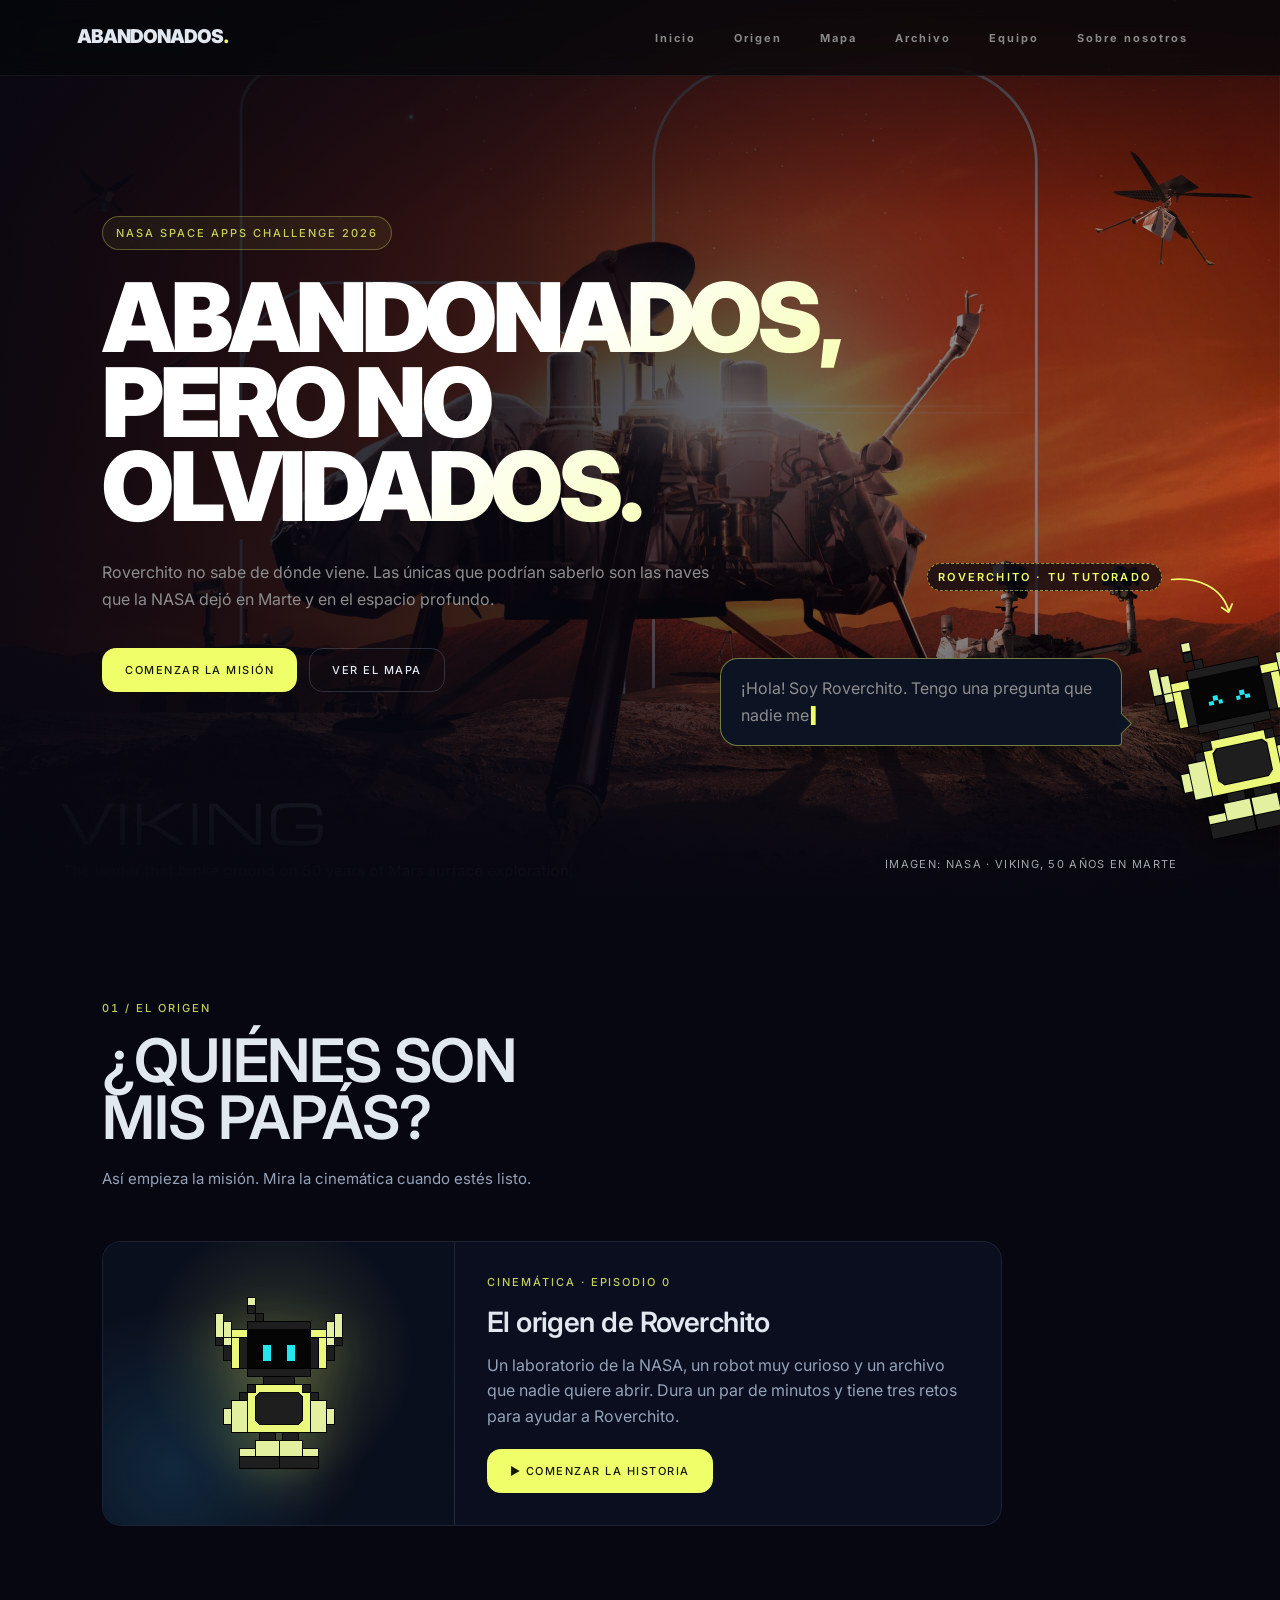
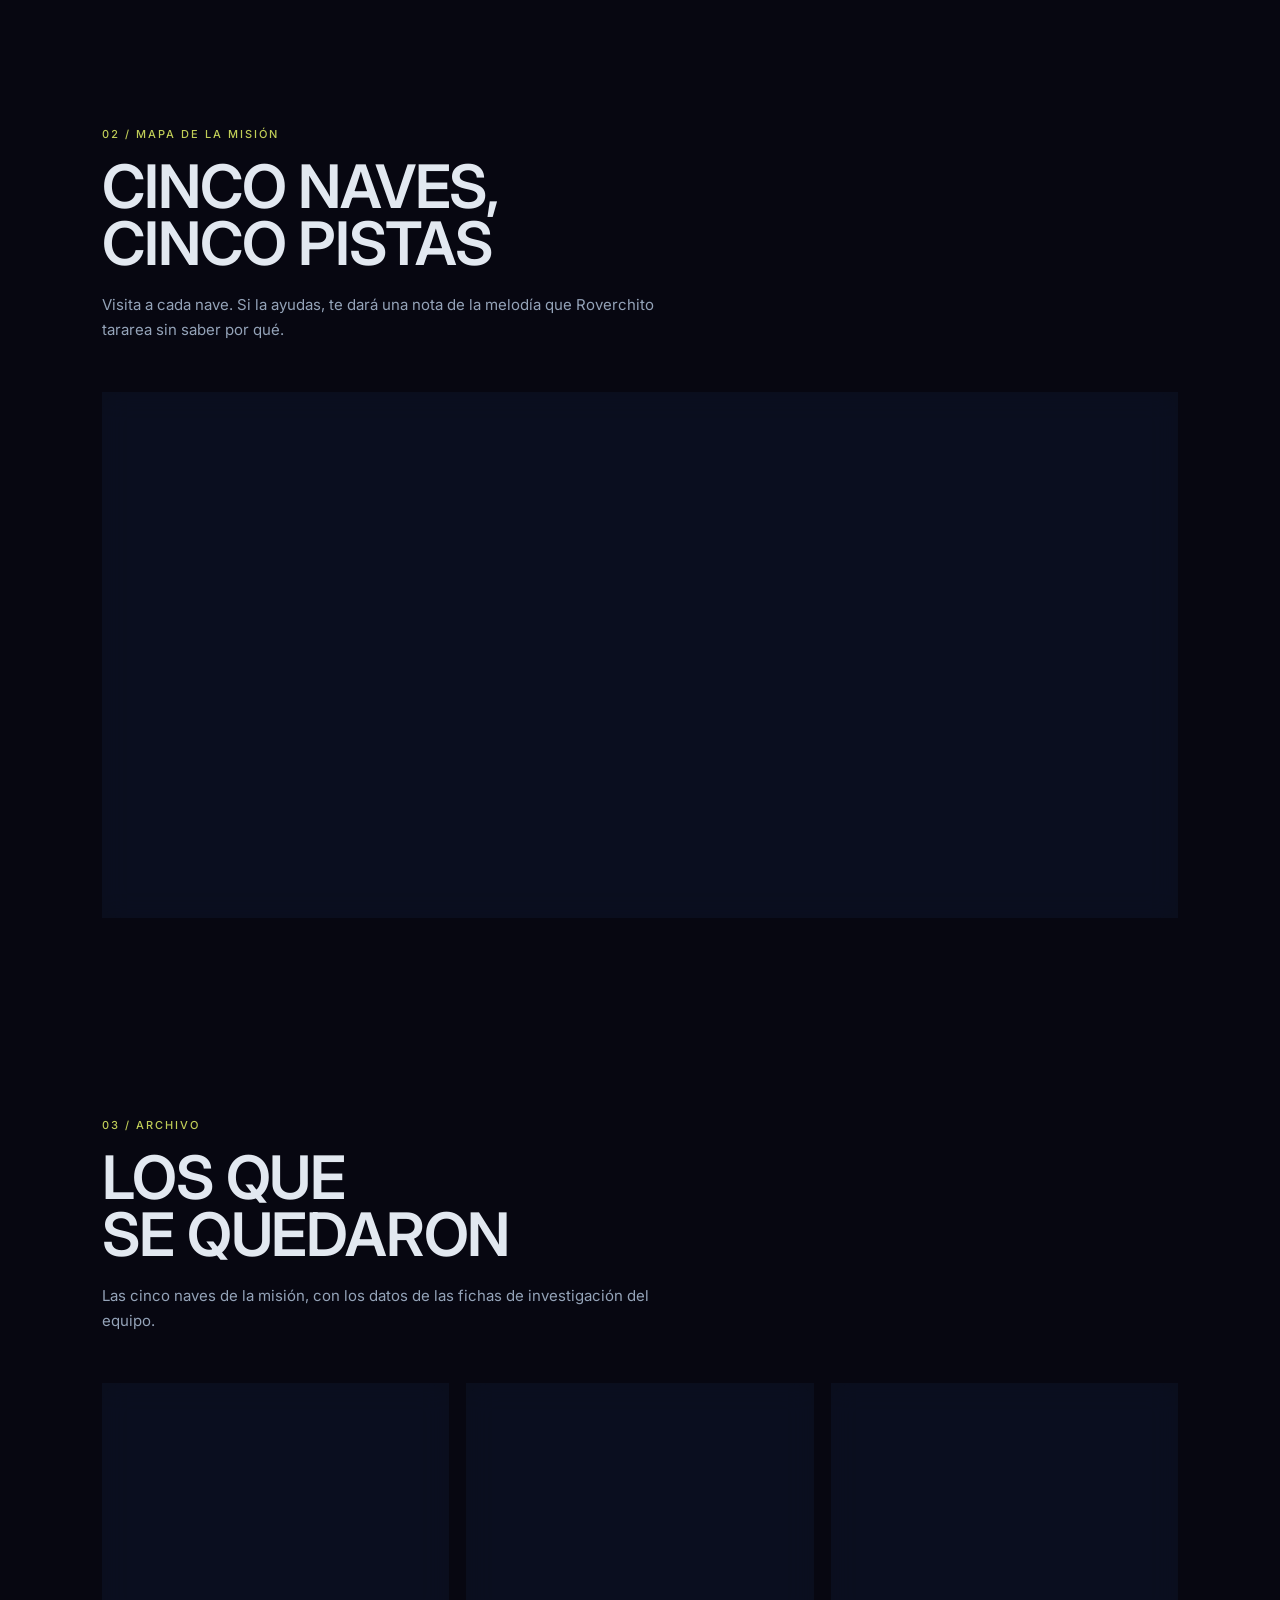
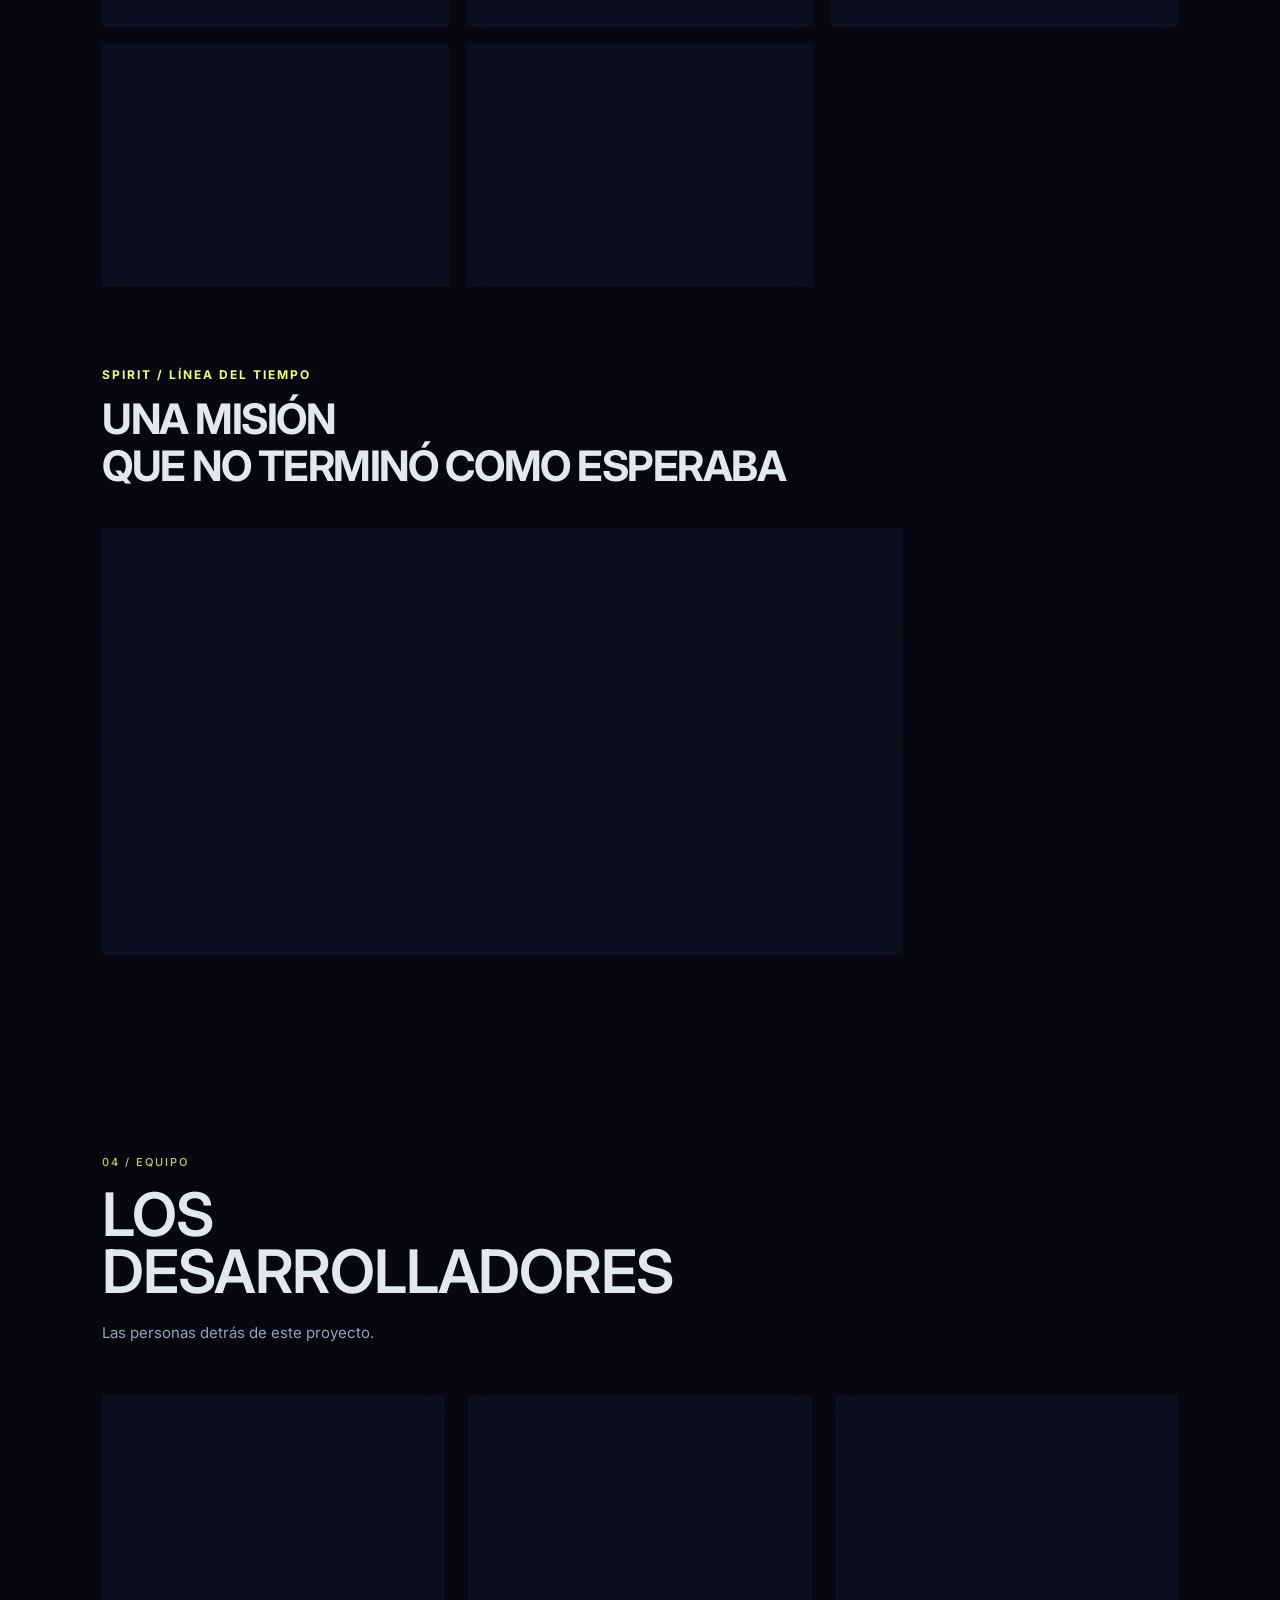
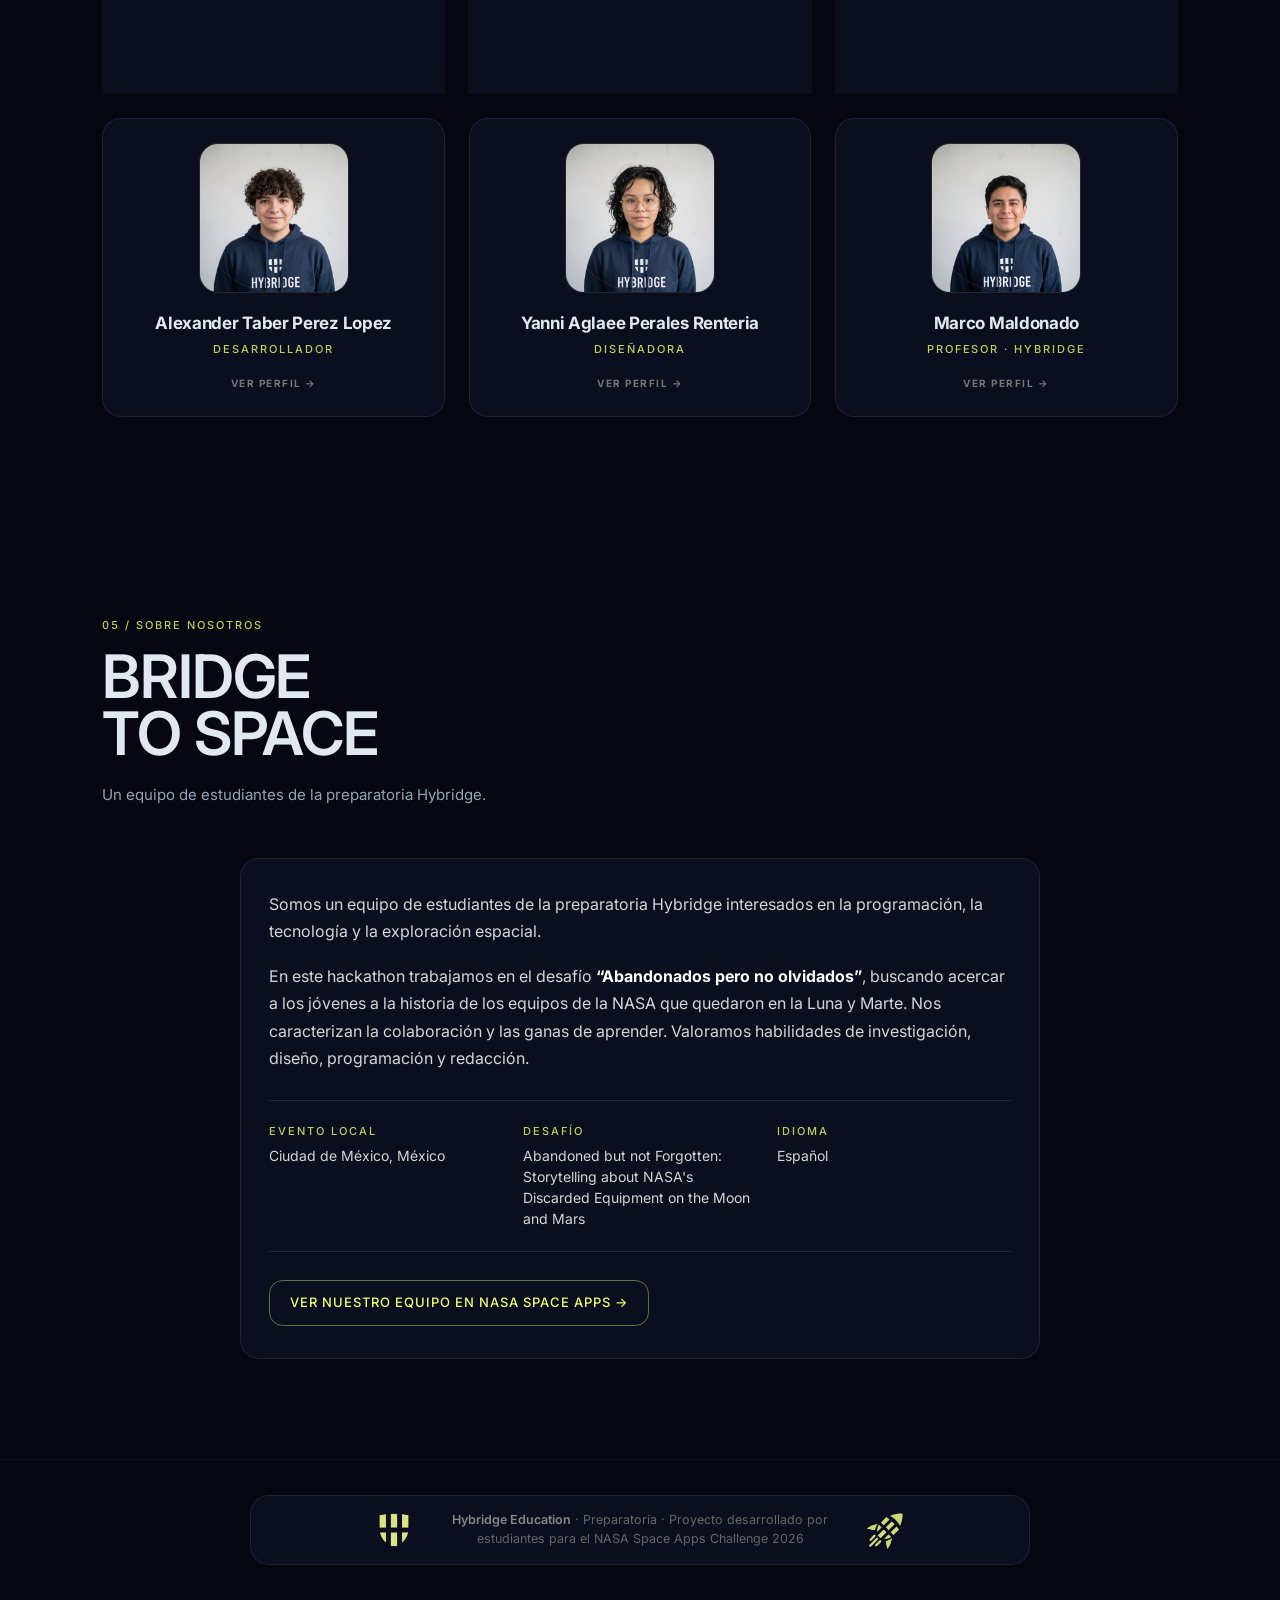
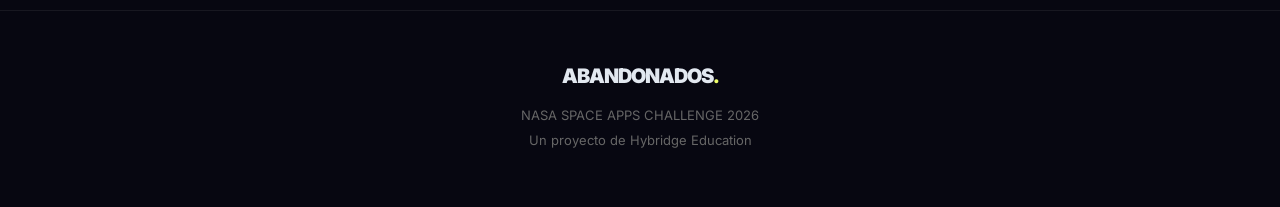
<file: index.html>
<!DOCTYPE html>
<html lang="es">

<head>
    <meta charset="UTF-8">
    <meta name="viewport" content="width=device-width, initial-scale=1.0">

    <title>Abandonados, pero no olvidados</title>

    <link rel="preconnect" href="https://fonts.googleapis.com">
    <link rel="preconnect" href="https://fonts.gstatic.com" crossorigin>
    <link href="https://fonts.googleapis.com/css2?family=Inter:wght@400;500;600;700;900&family=Geist+Mono:wght@400;500&display=swap" rel="stylesheet">
    <meta name="color-scheme" content="dark">
    <link rel="stylesheet" href="style.css">
</head>

<body>


<!-- =========================================
     INTRO
========================================= -->

<div id="intro">

    <div class="intro-content">

        <div class="intro-line"></div>

        <div class="intro-small">
            HYBRIDGE EDUCATION PRESENTS
        </div>

        <div class="intro-title">
            BRIDGE <span>TO</span> SPACE
        </div>

        <div class="intro-subtitle">
            NASA SPACE APPS CHALLENGE 2026
        </div>

        <div class="intro-logo">
            ABANDONADOS<span>.</span>
        </div>

    </div>

</div>


<!-- =========================================
     HEADER
========================================= -->

<header>

    <div
        class="logo"
        onclick="location.reload()"
        style="cursor: pointer;"
    >
        ABANDONADOS<span>.</span>
    </div>

    <nav>

        <button onclick="goTo('inicio')">
            Inicio
        </button>

        <button onclick="goTo('origen')">
            Origen
        </button>

        <button onclick="goTo('mapa')">
            Mapa
        </button>

        <button onclick="goTo('archivo')">
            Archivo
        </button>

        <button onclick="goTo('equipo')">
            Equipo
        </button>

        <button onclick="goTo('sobre-nosotros')">
            Sobre nosotros
        </button>

    </nav>

</header>


<!-- =========================================
     HERO
========================================= -->

<section id="inicio" class="hero">

    <div class="hero-content">

        <div class="badge">
            NASA SPACE APPS CHALLENGE 2026
        </div>

        <h1>
            ABANDONADOS,<br>
            PERO NO OLVIDADOS.
        </h1>

        <p>
            Roverchito no sabe de dónde viene. Las únicas que podrían
            saberlo son las naves que la NASA dejó en Marte y en el
            espacio profundo.
        </p>

        <div class="hero-buttons">

            <button
                class="primary-btn"
                onclick="Cinematica.abrir()"
            >
                COMENZAR LA MISIÓN
            </button>

            <button
                class="secondary-btn"
                onclick="goTo('mapa')"
            >
                VER EL MAPA
            </button>

        </div>

    </div>

    <!-- ROVERCHITO se asoma desde el borde derecho (lo anima mision.js) -->
    <aside class="peek" id="peek" aria-label="Roverchito, tu tutorado">

        <div class="peek-label" aria-hidden="true">
            <span>ROVERCHITO · TU TUTORADO</span>
            <svg class="peek-arrow" viewBox="0 0 120 80">
                <path d="M6 10 C 50 6, 92 22, 104 64" />
                <path d="M92 58 L104 66 L110 52" />
            </svg>
        </div>

        <p class="peek-bubble">
            <span class="peek-sr">¡Hola! Soy Roverchito. Tengo una pregunta que nadie me ha podido responder… ¿me ayudas a encontrar la respuesta?</span>
            <span class="peek-text" aria-hidden="true" data-text="¡Hola! Soy Roverchito. Tengo una pregunta que nadie me ha podido responder… ¿me ayudas a encontrar la respuesta?"></span>
        </p>

        <button class="peek-bot" type="button" aria-label="Saludar a Roverchito">
            <span data-roverchito data-mood="happy"></span>
        </button>

    </aside>

    <a
        class="hero-credit"
        href="https://science.nasa.gov/mission/viking/"
        target="_blank"
        rel="noopener noreferrer"
    >
        Imagen: NASA · Viking, 50 años en Marte
    </a>

</section>


<!-- =========================================
     ORIGEN (Acto 1 de la historia)
========================================= -->

<section id="origen">

    <div class="section-header">

        <span>
            01 / EL ORIGEN
        </span>

        <h2>
            ¿QUIÉNES SON<br>
            MIS PAPÁS?
        </h2>

        <p>
            Así empieza la misión. Mira la cinemática cuando estés listo.
        </p>

    </div>

    <!-- PÓSTER: el usuario decide cuándo empieza la cinemática -->
    <div class="cine-poster">

        <div class="cine-poster-art" aria-hidden="true">
            <div class="cine-poster-avatar" data-roverchito data-mood="neutral"></div>
        </div>

        <div class="cine-poster-info">
            <span class="cine-poster-kicker">CINEMÁTICA · EPISODIO 0</span>
            <h3>El origen de Roverchito</h3>
            <p>
                Un laboratorio de la NASA, un robot muy curioso y un archivo
                que nadie quiere abrir. Dura un par de minutos y tiene tres retos para ayudar a Roverchito.
            </p>
            <div class="cine-poster-actions">
                <button class="primary-btn cine-play" type="button" onclick="Cinematica.abrir()">
                    ▶ COMENZAR LA HISTORIA
                </button>
                <button class="secondary-btn cine-to-map" type="button" onclick="goTo('mapa')" hidden>
                    IR AL MAPA
                </button>
            </div>
        </div>

    </div>

    <!-- GUION de la cinemática. Sin JavaScript se lee aquí mismo;
         con JavaScript, cinematica.js lo reproduce a pantalla completa.
         Tiene tres retos (minijuegos cortos) para que el usuario participe:
         encender a Roverchito, abrir su memoria y sintonizar a Control de Misión. -->
    <ol class="cine-script" id="cine-script">

        <li data-type="narrador" data-off data-mood="neutral" data-scene="lab" data-place="LABORATORIO DE LA NASA · 2040">
            <strong>Narrador:</strong>
            En un laboratorio de la NASA, un pequeño robot espera a que alguien lo encienda.
        </li>

        <li data-type="reto" data-reto="encender" data-off data-mood="neutral" data-scene="lab" data-place="LABORATORIO DE LA NASA · 2040">
            <strong>Reto:</strong>
            Mantén presionado el botón para encender a Roverchito.
        </li>

        <li data-type="roverchito" data-mood="happy" data-scene="lab" data-place="LABORATORIO DE LA NASA · 2040">
            <strong>Roverchito:</strong>
            ¡Hola! ¿Tú me vas a cuidar? ¡Genial!
        </li>

        <li data-type="roverchito" data-mood="neutral" data-scene="lab" data-place="LABORATORIO DE LA NASA · 2040">
            <strong>Roverchito:</strong>
            Todos los robots guardan en su memoria quién los construyó. Voy a ver la mía…
        </li>

        <li data-type="reto" data-reto="secuencia" data-mood="neutral" data-scene="file" data-place="MEMORIA INTERNA DE ROVERCHITO">
            <strong>Reto:</strong>
            Ayúdalo a abrir su memoria: repite la secuencia de luces.
        </li>

        <li data-type="memoria" data-mood="neutral" data-scene="file" data-place="MEMORIA INTERNA DE ROVERCHITO">
            <strong>Memoria de Roverchito:</strong>
            <span data-label="UNIDAD">ROVERCHITO</span> ·
            <span data-label="ESTADO">EN DESARROLLO</span> ·
            <span data-label="ORIGEN" data-alert>MÚLTIPLES FUENTES — ACCESO RESTRINGIDO</span>
        </li>

        <li data-type="eleccion" data-key="origen_respuesta" data-mood="sad" data-scene="night" data-place="LABORATORIO DE LA NASA · ESA NOCHE" data-note="TE PREGUNTA A TI">
            <strong>Roverchito:</strong>
            Oye… ¿tú sabes quiénes son mis papás?
            <span data-option="a">No lo sé… pero lo vamos a averiguar.</span>
            <span data-option="b">Tal vez en Control de Misión lo sepan.</span>
        </li>

        <li data-type="roverchito" data-if="origen_respuesta=a" data-mood="happy" data-scene="night" data-place="LABORATORIO DE LA NASA · ESA NOCHE">
            <strong>Roverchito:</strong>
            ¿Juntos? ¡Trato hecho!
        </li>

        <li data-type="roverchito" data-if="origen_respuesta=b" data-mood="happy" data-scene="night" data-place="LABORATORIO DE LA NASA · ESA NOCHE">
            <strong>Roverchito:</strong>
            ¡Buena idea! Mañana les preguntamos.
        </li>

        <li data-type="reto" data-reto="sintonizar" data-mood="neutral" data-scene="control" data-place="CONTROL DE MISIÓN · AL DÍA SIGUIENTE">
            <strong>Reto:</strong>
            Sintoniza la señal de Control de Misión.
        </li>

        <li data-type="control" data-mood="neutral" data-scene="control" data-place="CONTROL DE MISIÓN · AL DÍA SIGUIENTE">
            <strong>Control de Misión:</strong>
            No podemos abrir tu archivo todavía. Pero las naves que enviamos a Marte
            y al espacio profundo podrían saber de dónde vienes. Ve a visitarlas.
        </li>

        <li data-type="roverchito" data-mood="happy" data-scene="space" data-place="RUMBO A LA MISIÓN" data-note="TE PREGUNTA A TI">
            <strong>Roverchito:</strong>
            ¿Vienes conmigo?
        </li>

    </ol>

</section>


<!-- =========================================
     MAPA DE LA MISIÓN (Acto 2)
     4 de los 10 dispositivos de las fichas
========================================= -->

<section id="mapa">

    <div class="section-header">

        <span>
            02 / MAPA DE LA MISIÓN
        </span>

        <h2>
            CINCO NAVES,<br>
            CINCO PISTAS
        </h2>

        <p>
            Visita a cada nave. Si la ayudas, te dará una nota de la
            melodía que Roverchito tararea sin saber por qué.
        </p>

    </div>

    <div class="mission-map">

        <div class="map-melody">
            <span class="map-melody-label">NOTAS DE LA MELODÍA</span>
            <div class="map-notes" id="map-notes" aria-hidden="true">
                <span class="map-note" data-device="sojourner">♪</span>
                <span class="map-note" data-device="spirit">♪</span>
                <span class="map-note" data-device="opportunity">♪</span>
                <span class="map-note" data-device="kepler">♪</span>
                <span class="map-note" data-device="pioneer10">♪</span>
            </div>
            <strong class="map-melody-count" id="map-melody-count">0 / 5</strong>
        </div>

        <div class="map-route">

            <div class="map-zone map-zone--earth">
                <span class="map-zone-name">TIERRA</span>
                <div class="map-start">
                    <span class="map-start-dot"></span>
                    <span>Laboratorio · inicio</span>
                </div>
            </div>

            <div class="map-zone map-zone--mars">
                <span class="map-zone-name">MARTE</span>
                <div class="map-stops">
                    <button class="map-stop" type="button" data-device="sojourner" aria-pressed="false">
                        <span class="map-stop-num">1</span>
                        <span class="map-stop-name">Sojourner</span>
                        <span class="map-stop-years">1997</span>
                    </button>
                    <button class="map-stop is-available is-selected" type="button" data-device="spirit" aria-pressed="true">
                        <span class="map-stop-num">2</span>
                        <span class="map-stop-name">Spirit</span>
                        <span class="map-stop-years">2004 – 2010</span>
                    </button>
                    <button class="map-stop is-available" type="button" data-device="opportunity" aria-pressed="false">
                        <span class="map-stop-num">3</span>
                        <span class="map-stop-name">Opportunity</span>
                        <span class="map-stop-years">2004 – 2018</span>
                    </button>
                </div>
            </div>

            <div class="map-zone map-zone--deep">
                <span class="map-zone-name">MÁS ALLÁ DE MARTE</span>
                <div class="map-stops">
                    <button class="map-stop" type="button" data-device="kepler" aria-pressed="false">
                        <span class="map-stop-num">4</span>
                        <span class="map-stop-name">Kepler</span>
                        <span class="map-stop-years">desde 2009</span>
                    </button>
                    <button class="map-stop is-available" type="button" data-device="pioneer10" aria-pressed="false">
                        <span class="map-stop-num">5</span>
                        <span class="map-stop-name">Pioneer 10</span>
                        <span class="map-stop-years">1972 – 2003</span>
                    </button>
                </div>
            </div>

        </div>

        <!-- Detalle de la parada elegida (lo actualiza mision.js) -->
        <div class="map-detail" id="map-detail" aria-live="polite">

            <div class="map-detail-info">
                <span class="map-detail-place" id="map-detail-place">CRÁTER GUSEV, MARTE</span>
                <h3 id="map-detail-name">Spirit</h3>
                <p id="map-detail-text">
                    Su misión debía durar 90 días marcianos y siguió trabajando
                    hasta 2010. En 2009 se atascó en tierra blanda.
                </p>
                <div class="map-detail-actions">
                    <a class="primary-btn" id="map-detail-play" href="niveles/spirit/index.html">VISITAR A SPIRIT →</a>
                    <span class="map-detail-soon" id="map-detail-soon" hidden>PRÓXIMAMENTE</span>
                    <a class="map-detail-source" id="map-detail-source" href="https://science.nasa.gov/mission/mer-spirit/" target="_blank" rel="noopener noreferrer">Fuente: NASA Science</a>
                </div>
            </div>

            <div class="map-detail-guide">
                <div class="map-guide-avatar" id="map-guide-avatar" data-roverchito data-mood="neutral"></div>
                <p class="map-guide-bubble" id="map-guide-text">
                    Dicen que Spirit quedó atascado en la arena… ¿y si sabe algo de mí?
                </p>
            </div>

        </div>

    </div>

</section>


<!-- =========================================
     ARCHIVO
========================================= -->

<section id="archivo">

    <div class="section-header">

        <span>
            03 / ARCHIVO
        </span>

        <h2>
            LOS QUE<br>
            SE QUEDARON
        </h2>

        <p>
            Las cinco naves de la misión, con los datos de las
            fichas de investigación del equipo.
        </p>

    </div>


    <div class="archive-grid">

        <div class="archive-card">
            <span>MARS PATHFINDER</span>
            <h3>SOJOURNER</h3>
            <p>
                El primer rover en Marte, de solo 10.6 kg. Llegó con
                paracaídas y bolsas de aire, usadas por primera vez.
            </p>
            <strong>1997</strong>
        </div>

        <div class="archive-card">
            <span>MARS EXPLORATION ROVER</span>
            <h3>SPIRIT</h3>
            <p>
                Exploró el cráter Gusev y encontró pruebas de que
                Marte fue mucho más húmedo en el pasado.
            </p>
            <strong>2004 — 2010</strong>
        </div>

        <div class="archive-card">
            <span>MARS EXPLORATION ROVER</span>
            <h3>OPPORTUNITY</h3>
            <p>
                El gemelo de Spirit. Funcionó casi 15 años y recorrió
                45.16 km en Marte.
            </p>
            <strong>2004 — 2018</strong>
        </div>

        <div class="archive-card">
            <span>TELESCOPIO ESPACIAL</span>
            <h3>KEPLER / K2</h3>
            <p>
                La primera misión de la NASA para buscar planetas.
                Mostró que en el cielo hay más planetas que estrellas.
            </p>
            <strong>DESDE 2009</strong>
        </div>

        <div class="archive-card">
            <span>DEEP SPACE MISSION</span>
            <h3>PIONEER 10</h3>
            <p>
                La primera misión de la NASA a los planetas exteriores.
                Duró más de 30 años.
            </p>
            <strong>1972 — 2003</strong>
        </div>

    </div>


    <!-- TIMELINE -->

    <div class="timeline">

        <div class="timeline-title">

            <span>
                SPIRIT / LÍNEA DEL TIEMPO
            </span>

            <h2>
                UNA MISIÓN<br>
                QUE NO TERMINÓ COMO ESPERABA
            </h2>

        </div>


        <div class="timeline-item">

            <div class="timeline-year">
                2004
            </div>

            <div>

                <h3>
                    Llegada a Marte
                </h3>

                <p>
                    Spirit aterriza en el cráter Gusev
                    y comienza su misión científica.
                </p>

            </div>

        </div>


        <div class="timeline-item">

            <div class="timeline-year">
                2005
            </div>

            <div>

                <h3>
                    Spirit continúa explorando
                </h3>

                <p>
                    El rover analiza rocas y terrenos que ayudan
                    a estudiar el pasado geológico de Marte.
                </p>

            </div>

        </div>


        <div class="timeline-item">

            <div class="timeline-year">
                2009
            </div>

            <div>

                <h3>
                    Queda atrapado
                </h3>

                <p>
                    Spirit queda atrapado en un terreno de arena
                    mientras el equipo intenta liberarlo.
                </p>

            </div>

        </div>


        <div class="timeline-item">

            <div class="timeline-year">
                2010
            </div>

            <div>

                <h3>
                    Última comunicación
                </h3>

                <p>
                    Después de enfrentar el invierno marciano,
                    Spirit deja de comunicarse con la Tierra.
                </p>

            </div>

        </div>

    </div>

</section>


<!-- =========================================
     EQUIPO
========================================= -->

<section id="equipo">

    <div class="section-header">

        <span>
            04 / EQUIPO
        </span>

        <h2>
            LOS<br>
            DESARROLLADORES
        </h2>

        <p>
            Las personas detrás de este proyecto.
        </p>

    </div>


    <div class="team-grid">


        <!-- EVELYN -->

        <div
            class="team-card"
            onclick="openTeamModal('modal-evelyn')"
        >

            <div class="team-photo">

                <img
                    src="img/equipo/Evelyn%20Velazquez.png"
                    alt="Evelyn Velazquez"
                    onerror="this.style.display='none'"
                >

            </div>

            <h3>
                Evelyn Abigail Velázquez Romero
            </h3>

            <span>
                DESARROLLADORA
            </span>

            <div class="team-open">
                VER PERFIL →
            </div>

        </div>


        <!-- JOEL -->

        <div
            class="team-card"
            onclick="openTeamModal('modal-joel')"
        >

            <div class="team-photo">

                <img
                    src="img/equipo/Joel%20Vazquez%20Juarez.png"
                    alt="Joel Vazquez Juarez"
                    onerror="this.style.display='none'"
                >

            </div>

            <h3>
                Joel Vazquez Juarez
            </h3>

            <span>
                DESARROLLADOR
            </span>

            <div class="team-open">
                VER PERFIL →
            </div>

        </div>


        <!-- PAULO -->

        <div
            class="team-card"
            onclick="openTeamModal('modal-paulo')"
        >

            <div class="team-photo">

                <img
                    src="img/equipo/Paulo%20Ramon%20Aldama.png"
                    alt="Paulo Ramon Aldama"
                    onerror="this.style.display='none'"
                >

            </div>

            <h3>
                Paulo Ramon Aldama
            </h3>

            <span>
                DESARROLLADOR
            </span>

            <div class="team-open">
                VER PERFIL →
            </div>

        </div>


        <!-- ALEXANDER -->

        <div
            class="team-card"
            onclick="openTeamModal('modal-alexander')"
        >

            <div class="team-photo">

                <img
                    src="img/equipo/Alexander%20Taber%20Perez%20Lopez.jpg"
                    alt="Alexander Taber Perez Lopez"
                    onerror="this.style.display='none'"
                >

            </div>

            <h3>
                Alexander Taber Perez Lopez
            </h3>

            <span>
                DESARROLLADOR
            </span>

            <div class="team-open">
                VER PERFIL →
            </div>

        </div>


        <!-- YANNI -->

        <div
            class="team-card"
            onclick="openTeamModal('modal-yanni')"
        >

            <div class="team-photo">

                <img
                    src="img/equipo/Yanni%20Aglaee%20Perales%20Renteria.jpg"
                    alt="Yanni Aglaee Perales Renteria"
                    onerror="this.style.display='none'"
                >

            </div>

            <h3>
                Yanni Aglaee Perales Renteria
            </h3>

            <span>
                DISEÑADORA
            </span>

            <div class="team-open">
                VER PERFIL →
            </div>

        </div>


        <!-- MARCO -->

        <div
            class="team-card"
            onclick="openTeamModal('modal-marco')"
        >

            <div class="team-photo">

                <img
                    src="img/equipo/Marco%20Maldonado.jpg"
                    alt="Marco Maldonado"
                    onerror="this.style.display='none'"
                >

            </div>

            <h3>
                Marco Maldonado
            </h3>

            <span>
                PROFESOR · HYBRIDGE
            </span>

            <div class="team-open">
                VER PERFIL →
            </div>

        </div>

    </div>

</section>


<!-- =========================================
     SOBRE NOSOTROS
========================================= -->

<section id="sobre-nosotros">

    <div class="section-header">

        <span>
            05 / SOBRE NOSOTROS
        </span>

        <h2>
            BRIDGE<br>
            TO SPACE
        </h2>

        <p>
            Un equipo de estudiantes de la preparatoria Hybridge.
        </p>

    </div>

    <div class="about-box">

        <p>
            Somos un equipo de estudiantes de la preparatoria
            Hybridge interesados en la programación, la tecnología
            y la exploración espacial.
        </p>

        <p>
            En este hackathon trabajamos en el desafío
            <strong>“Abandonados pero no olvidados”</strong>,
            buscando acercar a los jóvenes a la historia de los
            equipos de la NASA que quedaron en la Luna y Marte.
            Nos caracterizan la colaboración y las ganas de aprender.
            Valoramos habilidades de investigación, diseño,
            programación y redacción.
        </p>

        <div class="about-info">

            <div>
                <span>EVENTO LOCAL</span>
                Ciudad de México, México
            </div>

            <div>
                <span>DESAFÍO</span>
                Abandoned but not Forgotten: Storytelling about
                NASA's Discarded Equipment on the Moon and Mars
            </div>

            <div>
                <span>IDIOMA</span>
                Español
            </div>

        </div>

        <a
            class="about-link"
            href="https://www.spaceappschallenge.org/2026/find-a-team/bridge-to-space/"
            target="_blank"
            rel="noopener noreferrer"
        >
            VER NUESTRO EQUIPO EN NASA SPACE APPS →
        </a>

    </div>

</section>


<!-- =========================================
     HYBRIDGE
========================================= -->

<div class="hybridge-note">

    <div class="hybridge-inner">

        <img
            src="img/logos/Hybridge.png"
            alt="Hybridge Education"
            class="hybridge-logo"
            onerror="this.style.display='none'"
        >

        <p>
            <strong>Hybridge Education</strong>
            · Preparatoria ·
            Proyecto desarrollado por estudiantes para el
            NASA Space Apps Challenge 2026
        </p>

        <img
            src="img/logos/logo-equipo.png"
            alt="Logo del equipo"
            class="hybridge-logo"
            onerror="this.style.display='none'"
        >

    </div>

</div>


<!-- =========================================
     FOOTER
========================================= -->

<footer>

    <div class="footer-logo">
        ABANDONADOS<span>.</span>
    </div>

    <p>
        NASA SPACE APPS CHALLENGE 2026
    </p>

    <p>
        Un proyecto de Hybridge Education
    </p>

</footer>


<!-- =========================================
     MODAL GENERAL
========================================= -->

<div id="modal" class="modal">

    <div class="modal-box">

        <button
            class="modal-close"
            onclick="closeModal()"
        >
            ×
        </button>

        <span>
            ARCHIVO
        </span>

        <h2 id="modal-title">
            Próximamente
        </h2>

        <p>
            Esta historia todavía está en desarrollo.
            Muy pronto podrás explorar esta misión.
        </p>

        <button
            class="primary-btn"
            onclick="closeModal()"
        >
            ENTENDIDO
        </button>

    </div>

</div>


<!-- =========================================
     MODAL EVELYN
========================================= -->

<div
    id="modal-evelyn"
    class="modal team-modal-overlay"
>

    <div class="modal-box team-modal">

        <button
            class="modal-close"
            onclick="closeTeamModal('modal-evelyn')"
        >
            ×
        </button>

        <div class="team-modal-photo">

            <img
                src="img/equipo/Evelyn%20Velazquez.png"
                alt="Evelyn Velazquez"
                onerror="this.style.display='none'"
            >

        </div>

        <span class="team-role">
            DESARROLLADORA
        </span>

        <h2>
            Evelyn Abigail Velázquez Romero
        </h2>

        <div class="team-divider"></div>

        <p>
            Soy estudiante de la preparatoria Hybridge.
            Actualmente estoy aprendiendo desarrollo web.
            Aún soy principiante, pero me gusta experimentar,
            aprender cosas nuevas y seguir mejorando.
        </p>

    </div>

</div>


<!-- =========================================
     MODAL JOEL
========================================= -->

<div
    id="modal-joel"
    class="modal team-modal-overlay"
>

    <div class="modal-box team-modal">

        <button
            class="modal-close"
            onclick="closeTeamModal('modal-joel')"
        >
            ×
        </button>

        <div class="team-modal-photo">

            <img
                src="img/equipo/Joel%20Vazquez%20Juarez.png"
                alt="Joel Vazquez Juarez"
                onerror="this.style.display='none'"
            >

        </div>

        <span class="team-role">
            DESARROLLADOR
        </span>

        <h2>
            Joel Vazquez Juarez
        </h2>

        <div class="team-divider"></div>

        <p>
            Soy estudiante de Hybridge Education y también estudio
            música en el Conservatorio. Me gusta mucho aprender sobre
            programación y enfrentarme a nuevos retos.

            Me interesa la tecnología y soy de los que prefieren
            desarmar algo para entender cómo funciona y ver si pueden
            arreglarlo. También me gusta crear mis propias soluciones:
            si no encuentro una aplicación que haga lo que necesito,
            intento hacerla yo mismo.
        </p>

    </div>

</div>


<!-- =========================================
     MODAL PAULO
========================================= -->

<div
    id="modal-paulo"
    class="modal team-modal-overlay"
>

    <div class="modal-box team-modal">

        <button
            class="modal-close"
            onclick="closeTeamModal('modal-paulo')"
        >
            ×
        </button>

        <div class="team-modal-photo">

            <img
                src="img/equipo/Paulo%20Ramon%20Aldama.png"
                alt="Paulo Ramon Aldama"
                onerror="this.style.display='none'"
            >

        </div>

        <span class="team-role">
            DESARROLLADOR
        </span>

        <h2>
            Paulo Ramon Aldama
        </h2>

        <div class="team-divider"></div>

        <p>
            Soy Paulo Ramón Aldama, estudiante de Hybridge.
            Ex experto en programación, me gusta aprender cosas nuevas,
            salir de mi zona de confort y sobre todo seguir mejorando.

            Programador de robots de LEGO, juegos en Scratch.
            Sé arreglar casi cualquier elemento electrónico.
        </p>

    </div>

</div>


<!-- =========================================
     MODAL ALEXANDER
========================================= -->

<div
    id="modal-alexander"
    class="modal team-modal-overlay"
>

    <div class="modal-box team-modal">

        <button
            class="modal-close"
            onclick="closeTeamModal('modal-alexander')"
        >
            ×
        </button>

        <div class="team-modal-photo">

            <img
                src="img/equipo/Alexander%20Taber%20Perez%20Lopez.jpg"
                alt="Alexander Taber Perez Lopez"
                onerror="this.style.display='none'"
            >

        </div>

        <span class="team-role">
            DESARROLLADOR
        </span>

        <h2>
            Alexander Taber Perez Lopez
        </h2>

        <div class="team-divider"></div>

        <p>
            Soy Alexander Taber Pérez López, estudiante de la
            preparatoria Hybridge. Me interesa la tecnología y el
            desarrollo de proyectos, me gusta aprender cosas nuevas,
            enfrentar retos y seguir mejorando cada día.
        </p>

    </div>

</div>


<!-- =========================================
     MODAL YANNI
========================================= -->

<div
    id="modal-yanni"
    class="modal team-modal-overlay"
>

    <div class="modal-box team-modal">

        <button
            class="modal-close"
            onclick="closeTeamModal('modal-yanni')"
        >
            ×
        </button>

        <div class="team-modal-photo">

            <img
                src="img/equipo/Yanni%20Aglaee%20Perales%20Renteria.jpg"
                alt="Yanni Aglaee Perales Renteria"
                onerror="this.style.display='none'"
            >

        </div>

        <span class="team-role">
            DISEÑADORA
        </span>

        <h2>
            Yanni Aglaee Perales Renteria
        </h2>

        <div class="team-divider"></div>

        <p>
            Soy Yanni Aglaee Perales Rentería, estudiante de la
            preparatoria Hybridge y diseñadora del equipo. Dibujé a
            Roverchito, nuestro guía, y me encargo de las ilustraciones
            hechas a mano del proyecto.
        </p>

    </div>

</div>


<!-- =========================================
     MODAL MARCO
========================================= -->

<div
    id="modal-marco"
    class="modal team-modal-overlay"
>

    <div class="modal-box team-modal">

        <button
            class="modal-close"
            onclick="closeTeamModal('modal-marco')"
        >
            ×
        </button>

        <div class="team-modal-photo">

            <img
                src="img/equipo/Marco%20Maldonado.jpg"
                alt="Marco Maldonado"
                onerror="this.style.display='none'"
            >

        </div>

        <span class="team-role">
            PROFESOR · HYBRIDGE
        </span>

        <h2>
            Marco Maldonado
        </h2>

        <div class="team-divider"></div>

        <p>
            Marco es profesor de la preparatoria Hybridge y un
            apasionado de la tecnología y la programación. Su
            fascinación por la optimización de código y procesos lo
            llevó a estudiar Ingeniería en Sistemas Computacionales
            en el Instituto Politécnico Nacional, donde encontró la
            manera de convertir su curiosidad en soluciones
            eficientes.

            Siempre está aprendiendo algo nuevo, perfeccionando
            herramientas y explorando nuevas formas de hacer las
            cosas más simples y efectivas. Si tienes una duda sobre
            tecnología, seguro que él tiene la respuesta.

            Cuando no está programando, lo más probable es que lo
            encuentres disfrutando de sus videojuegos favoritos:
            Age of Empires II, Fortnite, Minecraft y Super Smash
            Bros. Ultimate.

            → Marco, por su amor por la IA y los nuevos mundos, será
            tu profesor de Hybridge X 2.0 (Inteligencia Artificial y
            Humanidad).
        </p>

    </div>

</div>


<!-- =========================================
     JAVASCRIPT
========================================= -->

<script>

    /* =========================================
       NAVEGACIÓN
    ========================================= */

    function goTo(id) {

        const section = document.getElementById(id);

        if (!section) return;

        section.scrollIntoView({
            behavior: "smooth"
        });

    }


    /* =========================================
       MODAL GENERAL
    ========================================= */

    function showComing(name) {

        const modal = document.getElementById("modal");
        const title = document.getElementById("modal-title");

        if (!modal) return;

        if (title) {
            title.textContent = name + " — Próximamente";
        }

        modal.classList.add("show");

        document.body.style.overflow = "hidden";

    }


    function closeModal() {

        const modal = document.getElementById("modal");

        if (!modal) return;

        modal.classList.remove("show");

        document.body.style.overflow = "";

    }


    /* =========================================
       MODALES DEL EQUIPO
    ========================================= */

    window.openTeamModal = function (id) {

        console.log("Intentando abrir:", id);

        const modal = document.getElementById(id);

        if (!modal) {

            console.error("No se encontró el modal:", id);

            return;

        }

        document
            .querySelectorAll(".team-modal-overlay")
            .forEach(function (otherModal) {

                otherModal.classList.remove("show");

            });

        modal.classList.add("show");

        document.body.style.overflow = "hidden";

        console.log("Modal abierto:", id);

    };


    window.closeTeamModal = function (id) {

        console.log("Intentando cerrar:", id);

        const modal = document.getElementById(id);

        if (!modal) {

            console.error("No se encontró el modal:", id);

            return;

        }

        modal.classList.remove("show");

        document.body.style.overflow = "";

    };


    /* =========================================
       CERRAR MODALES AL HACER CLICK AFUERA
    ========================================= */

    document.querySelectorAll(".modal").forEach(function (modal) {

        modal.addEventListener("click", function (event) {

            if (event.target === modal) {

                modal.classList.remove("show");

                document.body.style.overflow = "";

            }

        });

    });


    /* =========================================
       ESC PARA CERRAR
    ========================================= */

    document.addEventListener("keydown", function (event) {

        if (event.key !== "Escape") return;

        document
            .querySelectorAll(".modal.show")
            .forEach(function (modal) {

                modal.classList.remove("show");

            });

        document.body.style.overflow = "";

    });

</script>

<script src="roverchito.js"></script>
<script src="audio/roverchito/frases.js"></script>
<script src="voz.js"></script>
<script src="mision.js"></script>
<script src="cinematica.js"></script>
</body>
</html>
</file>
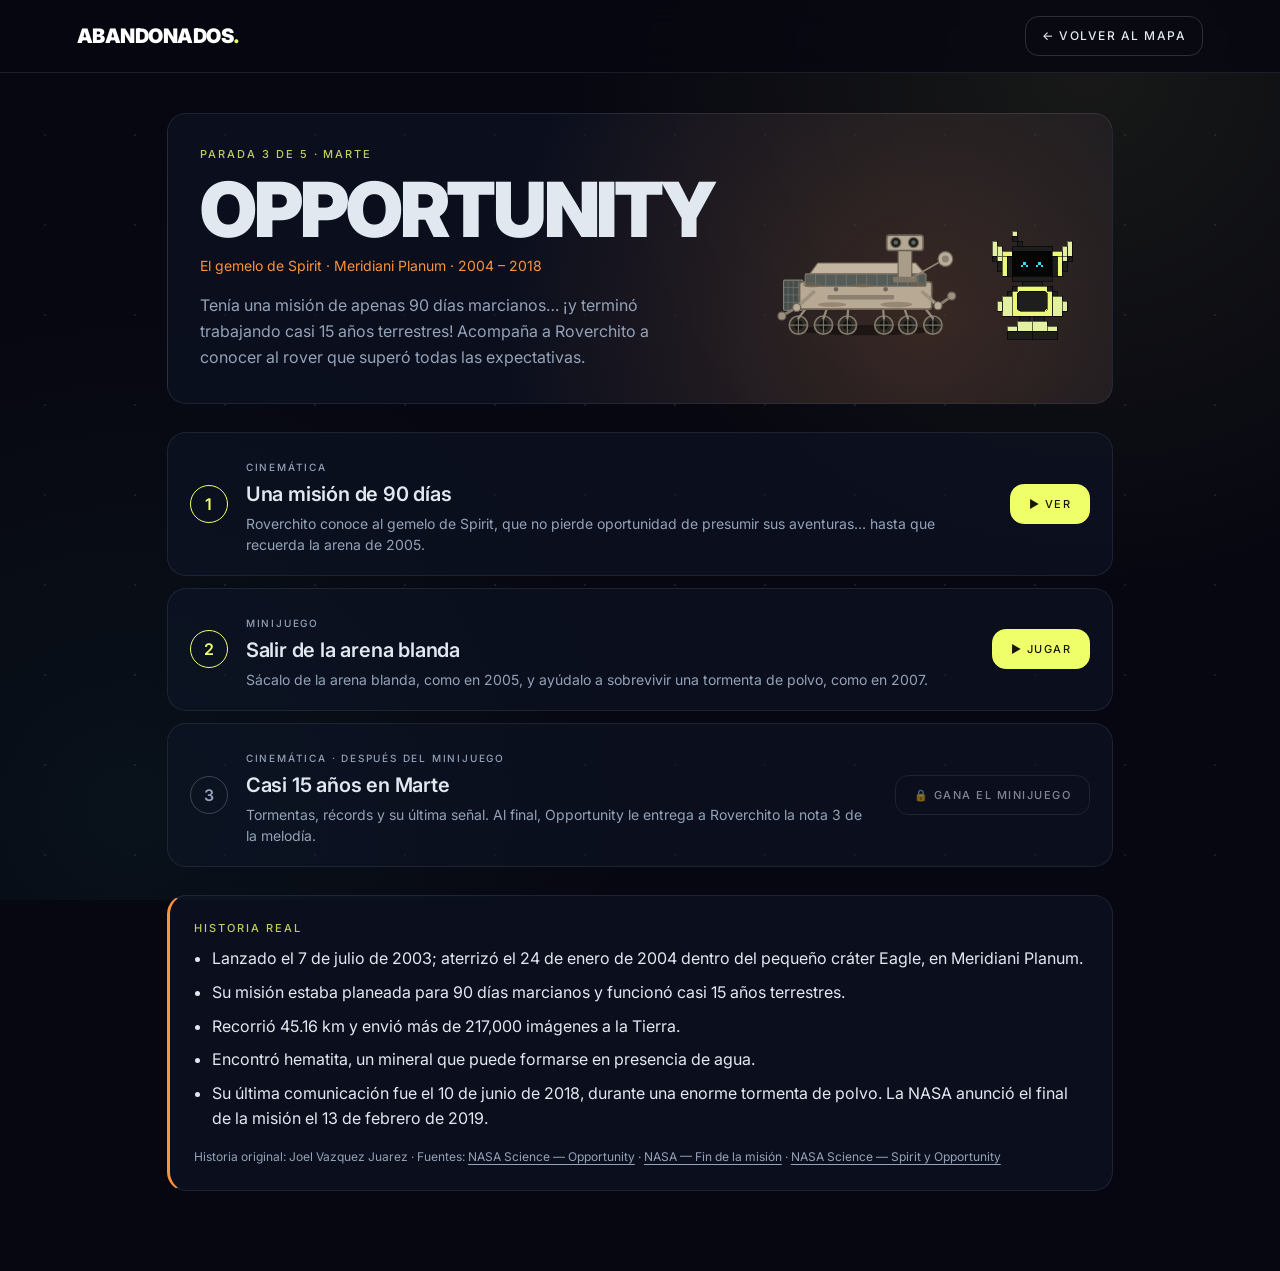
<file: niveles/opportunity/index.html>
<!DOCTYPE html>
<html lang="es">

<head>
    <meta charset="UTF-8">
    <meta name="viewport" content="width=device-width, initial-scale=1.0">

    <title>Opportunity — Abandonados</title>

    <link rel="preconnect" href="https://fonts.googleapis.com">
    <link rel="preconnect" href="https://fonts.gstatic.com" crossorigin>
    <link href="https://fonts.googleapis.com/css2?family=Inter:wght@400;500;600;700;900&family=Geist+Mono:wght@400;500&display=swap" rel="stylesheet">
    <meta name="color-scheme" content="dark">
    <link rel="stylesheet" href="../../style.css">
    <link rel="stylesheet" href="../nivel.css">
    <link rel="stylesheet" href="style.css">
    <link rel="stylesheet" href="juego.css">
</head>

<body class="level">

<header class="level-header">
    <a class="logo" href="../../index.html">ABANDONADOS<span>.</span></a>
    <a class="secondary-btn level-back" href="../../index.html#mapa">← VOLVER AL MAPA</a>
</header>

<main class="level-main">

    <!-- PRESENTACIÓN DE LA PARADA -->
    <section class="level-hero">

        <div class="level-hero-info">
            <span class="level-kicker">PARADA 3 DE 5 · MARTE</span>
            <h1>OPPORTUNITY</h1>
            <p class="level-sub">El gemelo de Spirit · Meridiani Planum · 2004 – 2018</p>
            <p class="level-lead">
                Tenía una misión de apenas 90 días marcianos… ¡y terminó trabajando
                casi 15 años terrestres! Acompaña a Roverchito a conocer al rover
                que superó todas las expectativas.
            </p>
        </div>

        <div class="level-cast" aria-hidden="true">
            <div class="level-rover" id="level-rover"></div>
            <div class="level-roverchito" data-roverchito data-mood="happy"></div>
        </div>

    </section>

    <!-- PASOS DEL NIVEL -->
    <section class="level-steps" aria-label="Pasos de esta parada">

        <article class="level-step" id="step-1">
            <span class="level-step-num">1</span>
            <div>
                <span class="level-step-kind">CINEMÁTICA</span>
                <h2>Una misión de 90 días</h2>
                <p>Roverchito conoce al gemelo de Spirit, que no pierde oportunidad de presumir sus aventuras… hasta que recuerda la arena de 2005.</p>
            </div>
            <button class="primary-btn" type="button" onclick="Cinematica.abrir('op-llegada')">▶ VER</button>
        </article>

        <article class="level-step" id="step-2">
            <span class="level-step-num">2</span>
            <div>
                <span class="level-step-kind">MINIJUEGO</span>
                <h2>Salir de la arena blanda</h2>
                <p>Sácalo de la arena blanda, como en 2005, y ayúdalo a sobrevivir una tormenta de polvo, como en 2007.</p>
            </div>
            <button class="primary-btn" type="button" id="play-game">▶ JUGAR</button>
        </article>

        <article class="level-step" id="step-3">
            <span class="level-step-num">3</span>
            <div>
                <span class="level-step-kind">CINEMÁTICA · DESPUÉS DEL MINIJUEGO</span>
                <h2>Casi 15 años en Marte</h2>
                <p>Tormentas, récords y su última señal. Al final, Opportunity le entrega a Roverchito la nota 3 de la melodía.</p>
            </div>
            <button class="secondary-btn" type="button" id="play-final" onclick="Cinematica.abrir('op-despedida')">▶ VER</button>
        </article>

    </section>

    <!-- HISTORIA REAL (datos de las fichas de investigación) -->
    <section class="level-facts">
        <span class="level-kicker">HISTORIA REAL</span>
        <ul>
            <li>Lanzado el 7 de julio de 2003; aterrizó el 24 de enero de 2004 dentro del pequeño cráter Eagle, en Meridiani Planum.</li>
            <li>Su misión estaba planeada para 90 días marcianos y funcionó casi 15 años terrestres.</li>
            <li>Recorrió 45.16 km y envió más de 217,000 imágenes a la Tierra.</li>
            <li>Encontró hematita, un mineral que puede formarse en presencia de agua.</li>
            <li>Su última comunicación fue el 10 de junio de 2018, durante una enorme tormenta de polvo. La NASA anunció el final de la misión el 13 de febrero de 2019.</li>
        </ul>
        <p class="level-sources">
            Historia original: Joel Vazquez Juarez ·
            Fuentes:
            <a href="https://science.nasa.gov/mission/mer-opportunity/" target="_blank" rel="noopener noreferrer">NASA Science — Opportunity</a> ·
            <a href="https://www.nasa.gov/news-release/nasas-record-setting-opportunity-rover-mission-on-mars-comes-to-end/" target="_blank" rel="noopener noreferrer">NASA — Fin de la misión</a> ·
            <a href="https://science.nasa.gov/mission/mars-exploration-rovers-spirit-and-opportunity/" target="_blank" rel="noopener noreferrer">NASA Science — Spirit y Opportunity</a>
        </p>
    </section>

</main>


<!-- Dibujo de Opportunity (el mismo diseño gemelo que Spirit) -->
<template id="op-sprite">
<svg viewBox="0 0 420 240" class="op-rover" xmlns="http://www.w3.org/2000/svg" aria-hidden="true">
<ellipse cx="210" cy="190" rx="115" ry="9" fill="#000" opacity=".42" class="shadow"/>
<g class="wheels">
<g class="wheel front-wheel">
<circle cx="92" cy="181" r="16" fill="#292723" stroke="#777066" stroke-width="3"/>
<circle cx="92" cy="181" r="8" fill="#111"/>
<path d="M92 165V197 M76 181H108" stroke="#70685e" stroke-width="2"/>
</g>
<g class="wheel">
<circle cx="136" cy="181" r="16" fill="#292723" stroke="#777066" stroke-width="3"/>
<circle cx="136" cy="181" r="8" fill="#111"/>
<path d="M136 165V197 M120 181H152" stroke="#70685e" stroke-width="2"/>
</g>
<g class="wheel">
<circle cx="178" cy="181" r="16" fill="#292723" stroke="#777066" stroke-width="3"/>
<circle cx="178" cy="181" r="8" fill="#111"/>
<path d="M178 165V197 M162 181H194" stroke="#70685e" stroke-width="2"/>
</g>
<g class="wheel">
<circle cx="242" cy="181" r="16" fill="#292723" stroke="#777066" stroke-width="3"/>
<circle cx="242" cy="181" r="8" fill="#111"/>
<path d="M242 165V197 M226 181H258" stroke="#70685e" stroke-width="2"/>
</g>
<g class="wheel">
<circle cx="284" cy="181" r="16" fill="#292723" stroke="#777066" stroke-width="3"/>
<circle cx="284" cy="181" r="8" fill="#111"/>
<path d="M284 165V197 M268 181H300" stroke="#70685e" stroke-width="2"/>
</g>
<g class="wheel">
<circle cx="328" cy="181" r="16" fill="#292723" stroke="#777066" stroke-width="3"/>
<circle cx="328" cy="181" r="8" fill="#111"/>
<path d="M328 165V197 M312 181H344" stroke="#70685e" stroke-width="2"/>
</g>
</g>
<g fill="none" stroke="#8a8074" stroke-width="4" stroke-linecap="round">
<path d="M92 169 L112 143"/>
<path d="M136 169 L145 143"/>
<path d="M178 169 L180 143"/>
<path d="M242 169 L240 143"/>
<path d="M284 169 L275 143"/>
<path d="M328 169 L308 143"/>
</g>
<g class="solar-panel">
<rect x="66" y="102" width="34" height="53" rx="2" fill="#394a50" stroke="#77766e" stroke-width="2"/>
<path d="M74 102V155 M83 102V155 M92 102V155 M66 115H100 M66 128H100 M66 141H100" stroke="#68767a" stroke-width="1"/>
</g>
<rect x="94" y="105" width="232" height="48" rx="5" fill="#a99d8e" stroke="#665d54" stroke-width="3"/>
<rect x="104" y="91" width="212" height="22" rx="2" fill="#46575b" stroke="#746f66" stroke-width="2" class="solar-panel"/>
<g stroke="#728085" stroke-width="1">
<line x1="122" y1="91" x2="122" y2="113"/>
<line x1="140" y1="91" x2="140" y2="113"/>
<line x1="158" y1="91" x2="158" y2="113"/>
<line x1="176" y1="91" x2="176" y2="113"/>
<line x1="194" y1="91" x2="194" y2="113"/>
<line x1="212" y1="91" x2="212" y2="113"/>
<line x1="230" y1="91" x2="230" y2="113"/>
<line x1="248" y1="91" x2="248" y2="113"/>
<line x1="266" y1="91" x2="266" y2="113"/>
<line x1="284" y1="91" x2="284" y2="113"/>
<line x1="302" y1="91" x2="302" y2="113"/>
</g>
<path d="M112 91 L126 72 L298 72 L314 91 Z" fill="#b4a89a" stroke="#6c6258" stroke-width="2"/>
<rect x="267" y="42" width="24" height="62" rx="3" fill="#9c9184" stroke="#635a51" stroke-width="2"/>
<rect x="258" y="96" width="42" height="10" rx="2" fill="#776d62"/>
<rect x="247" y="23" width="64" height="27" rx="5" fill="#a69b8e" stroke="#625951" stroke-width="3"/>
<circle cx="263" cy="36" r="9" fill="#1c1b1a" stroke="#6d655d" stroke-width="2"/>
<circle cx="263" cy="36" r="4" fill="#465e68"/>
<circle cx="294" cy="36" r="9" fill="#1c1b1a" stroke="#6d655d" stroke-width="2"/>
<circle cx="294" cy="36" r="4" fill="#465e68"/>
<g class="antenna">
<line x1="289" y1="99" x2="342" y2="69" stroke="#84796d" stroke-width="3"/>
<circle cx="350" cy="65" r="13" fill="#aaa096" stroke="#625a52" stroke-width="2"/>
<circle cx="350" cy="65" r="6" fill="#81776d"/>
</g>
<g class="arm">
<line x1="119" y1="123" x2="89" y2="150" stroke="#91867a" stroke-width="6" stroke-linecap="round"/>
<line x1="89" y1="150" x2="63" y2="165" stroke="#7c7268" stroke-width="5" stroke-linecap="round"/>
<circle cx="89" cy="150" r="7" fill="#aaa095" stroke="#625a52" stroke-width="2"/>
<circle cx="63" cy="165" r="7" fill="#91867a" stroke="#625a52" stroke-width="2"/>
</g>
<g class="arm-right">
<line x1="310" y1="123" x2="337" y2="147" stroke="#91867a" stroke-width="6" stroke-linecap="round"/>
<g class="hand-wave">
<line x1="337" y1="147" x2="361" y2="130" stroke="#7c7268" stroke-width="5" stroke-linecap="round"/>
<circle cx="337" cy="147" r="7" fill="#aaa095" stroke="#625a52" stroke-width="2"/>
<circle cx="361" cy="130" r="7" fill="#91867a" stroke="#625a52" stroke-width="2"/>
</g>
</g>
<rect x="143" y="128" width="117" height="8" rx="2" fill="#81766b"/>
<circle cx="158" cy="118" r="4" fill="#675e55"/>
<circle cx="245" cy="118" r="4" fill="#675e55"/>
<g class="mars-dust" fill="#765b45" opacity=".48">
<ellipse cx="116" cy="110" rx="17" ry="5"/>
<ellipse cx="151" cy="145" rx="25" ry="4"/>
<ellipse cx="204" cy="111" rx="20" ry="4"/>
<ellipse cx="264" cy="145" rx="28" ry="5"/>
<ellipse cx="303" cy="109" rx="14" ry="4"/>
</g>
</svg>
</template>


<!-- =========================================
     CINEMÁTICA 1 · UNA MISIÓN DE 90 DÍAS
     Basada en la historia original de Joel Vazquez Juarez.
     La historia se cuenta en la conversación entre Roverchito y Opportunity.
========================================= -->
<ol class="cine-script" id="op-script-1">

    <li data-type="narrador" data-scene="mars-dusk" data-place="MERIDIANI PLANUM, MARTE">
        <strong>Narrador:</strong>
        Después de visitar a Spirit, Roverchito cruza Marte hasta una llanura
        enorme. Ahí, medio cubierto de polvo, lo espera su gemelo.
    </li>

    <li data-type="roverchito" data-mood="happy" data-scene="mars-dusk" data-place="MERIDIANI PLANUM, MARTE">
        <strong>Roverchito:</strong>
        ¡Es idéntico a Spirit! … ¿Hola? ¿Opportunity?
    </li>

    <li data-type="nave" data-name="OPPORTUNITY" data-weak data-mood="neutral" data-scene="mars-dusk" data-place="MERIDIANI PLANUM, MARTE">
        <strong>Opportunity:</strong>
        …¿Spirit? ¿Eres tú, hermano?
    </li>

    <li data-type="roverchito" data-mood="neutral" data-scene="mars-dusk" data-place="MERIDIANI PLANUM, MARTE">
        <strong>Roverchito:</strong>
        No… soy Roverchito. Pero vengo de visitarlo. Me pidió que te saludara.
    </li>

    <li data-type="nave" data-name="OPPORTUNITY" data-mood="happy" data-scene="mars-dusk" data-place="MERIDIANI PLANUM, MARTE">
        <strong>Opportunity:</strong>
        ¡Ja! Seguro te contó todas sus aventuras. Pues las mías fueron mejores…
        pero no se lo digas.
    </li>

    <li data-type="roverchito" data-mood="happy" data-scene="mars-dusk" data-place="MERIDIANI PLANUM, MARTE">
        <strong>Roverchito:</strong>
        ¿Mejores? ¿Por qué?
    </li>

    <li data-type="nave" data-name="OPPORTUNITY" data-mood="happy" data-scene="mars-day" data-place="CRÁTER EAGLE, MARTE">
        <strong>Opportunity:</strong>
        Para empezar, aterricé dentro de un cráter. ¡Un hoyo en medio de la nada!
        ¿Quién se estaciona así? Pues yo.
    </li>

    <li data-type="roverchito" data-mood="neutral" data-scene="mars-day" data-place="CRÁTER EAGLE, MARTE">
        <strong>Roverchito:</strong>
        ¿Y eso fue buena idea?
    </li>

    <li data-type="nave" data-name="OPPORTUNITY" data-mood="happy" data-scene="mars-day" data-place="CRÁTER EAGLE, MARTE">
        <strong>Opportunity:</strong>
        ¡La mejor! Explorando esas rocas encontré pistas de agua. Un mineral
        llamado hematita, que puede formarse cuando hay agua.
    </li>

    <li data-type="roverchito" data-mood="happy" data-scene="mars-day" data-place="CRÁTER EAGLE, MARTE">
        <strong>Roverchito:</strong>
        ¿Agua? ¿Aquí, en Marte?
    </li>

    <li data-type="nave" data-name="OPPORTUNITY" data-mood="neutral" data-scene="mars-day" data-place="CRÁTER EAGLE, MARTE">
        <strong>Opportunity:</strong>
        Hace muchísimo tiempo. Y no, no encontré vida… pero sí lugares donde
        pudo haberla.
    </li>

    <li data-type="roverchito" data-mood="happy" data-scene="mars-day" data-place="MERIDIANI PLANUM, MARTE">
        <strong>Roverchito:</strong>
        ¡Wow! ¿Y luego?
    </li>

    <li data-type="nave" data-name="OPPORTUNITY" data-mood="happy" data-scene="mars-day" data-place="MERIDIANI PLANUM, MARTE">
        <strong>Opportunity:</strong>
        Luego… se suponía que me apagaban a los 90 días marcianos. Pero yo no
        estaba de acuerdo con jubilarme tan pronto.
    </li>

    <li data-type="roverchito" data-mood="neutral" data-scene="mars-day" data-place="MERIDIANI PLANUM, MARTE">
        <strong>Roverchito:</strong>
        ¿Y cuánto aguantaste?
    </li>

    <li data-type="nave" data-name="OPPORTUNITY" data-mood="happy" data-scene="mars-day" data-place="MERIDIANI PLANUM, MARTE">
        <strong>Opportunity:</strong>
        Casi 15 años. Y un día recorrí 220 metros de una sola vez: ¡récord de
        un rover en Marte! A ver si Spirit te contó eso.
    </li>

    <li data-type="roverchito" data-mood="happy" data-scene="mars-day" data-place="MERIDIANI PLANUM, MARTE">
        <strong>Roverchito:</strong>
        ¡Eres muy competitivo!
    </li>

    <li data-type="nave" data-name="OPPORTUNITY" data-mood="neutral" data-scene="mars-day" data-place="MERIDIANI PLANUM, MARTE">
        <strong>Opportunity:</strong>
        Un poquito… Aunque ese mismo año aprendí que correr tanto también tiene
        sus riesgos.
    </li>

    <li data-type="narrador" data-solo data-scene="mars-day" data-place="MERIDIANI PLANUM · 2005">
        <strong>Narrador:</strong>
        En 2005, las ruedas de Opportunity se hunden en una zona de arena blanda.
    </li>

    <li data-type="nave" data-name="OPPORTUNITY" data-mood="sad" data-scene="mars-day" data-place="MERIDIANI PLANUM · 2005">
        <strong>Opportunity:</strong>
        Me quedé atorado. Los ingenieros de la NASA tardaron unas seis semanas en
        sacarme. Fueron las semanas más largas de mi vida.
    </li>

    <li data-type="roverchito" data-mood="sad" data-scene="mars-dusk" data-place="MERIDIANI PLANUM, MARTE">
        <strong>Roverchito:</strong>
        Spirit también se atoró en la arena… pero a él nunca lo pudieron sacar.
    </li>

    <li data-type="nave" data-name="OPPORTUNITY" data-weak data-mood="sad" data-scene="mars-dusk" data-place="MERIDIANI PLANUM, MARTE">
        <strong>Opportunity:</strong>
        Lo sé… Por eso, cada vez que veo arena blanda, todavía me tiemblan las ruedas.
    </li>

    <li data-type="roverchito" data-mood="happy" data-scene="mars-day" data-place="MERIDIANI PLANUM · 2005" data-note="TE PREGUNTA A TI">
        <strong>Roverchito:</strong>
        ¿Y si le demostramos a esa arena quién manda? ¡Ayúdame a sacarlo!
    </li>

</ol>


<!-- =========================================
     CINEMÁTICA 2 · CASI 15 AÑOS EN MARTE
     Basada en la historia original de Joel Vazquez Juarez.
     (se ve después del minijuego)
========================================= -->
<ol class="cine-script" id="op-script-2">

    <li data-type="narrador" data-scene="mars-day" data-place="MERIDIANI PLANUM · 2005">
        <strong>Narrador:</strong>
        Con tu ayuda, Opportunity sale de la arena.
    </li>

    <li data-type="nave" data-name="OPPORTUNITY" data-mood="happy" data-scene="mars-day" data-place="MERIDIANI PLANUM · 2005">
        <strong>Opportunity:</strong>
        ¡Libre! ¿Viste eso? Ya me estaba sintiendo parte del paisaje.
    </li>

    <li data-type="roverchito" data-mood="happy" data-scene="mars-day" data-place="MERIDIANI PLANUM, MARTE">
        <strong>Roverchito:</strong>
        ¡Lo logramos! ¿Y qué pasó después?
    </li>

    <li data-type="nave" data-name="OPPORTUNITY" data-mood="neutral" data-scene="storm" data-place="MERIDIANI PLANUM · 2007">
        <strong>Opportunity:</strong>
        Después vinieron las tormentas de polvo. Tapaban el Sol, y sin luz mis
        paneles solares no me daban energía. Me tocaba quedarme quieto, esperando.
    </li>

    <li data-type="roverchito" data-mood="neutral" data-scene="storm" data-place="MERIDIANI PLANUM · 2007">
        <strong>Roverchito:</strong>
        ¿Y cómo recuperabas la energía?
    </li>

    <li data-type="nave" data-name="OPPORTUNITY" data-mood="happy" data-scene="mars-day" data-place="MERIDIANI PLANUM, MARTE">
        <strong>Opportunity:</strong>
        A veces pasaba el viento y limpiaba el polvo de mis paneles. ¡Hasta el
        viento me echaba una mano!
    </li>

    <li data-type="roverchito" data-mood="happy" data-scene="mars-day" data-place="MERIDIANI PLANUM, MARTE">
        <strong>Roverchito:</strong>
        ¡Qué suerte! Oye… ¿y cuánto llegaste a recorrer?
    </li>

    <li data-type="nave" data-name="OPPORTUNITY" data-mood="happy" data-scene="mars-day" data-place="MERIDIANI PLANUM, MARTE">
        <strong>Opportunity:</strong>
        Más de 45 kilómetros: más que una maratón. Y mandé tantas fotos, más de
        217,000, que los científicos conocieron Marte como nunca.
    </li>

    <li data-type="roverchito" data-mood="happy" data-scene="mars-day" data-place="MERIDIANI PLANUM, MARTE">
        <strong>Roverchito:</strong>
        ¡Creo que hasta yo necesito actualizar mi programación para estar a tu altura!
    </li>

    <li data-type="nave" data-name="OPPORTUNITY" data-mood="happy" data-scene="mars-day" data-place="MERIDIANI PLANUM, MARTE">
        <strong>Opportunity:</strong>
        Tranquilo, chiquito. Todos empezamos con una misión de 90 días.
    </li>

    <li data-type="roverchito" data-mood="neutral" data-scene="mars-dusk" data-place="MERIDIANI PLANUM, MARTE">
        <strong>Roverchito:</strong>
        ¿Y por qué dejaste de explorar?
    </li>

    <li data-type="nave" data-name="OPPORTUNITY" data-weak data-mood="sad" data-scene="storm" data-place="MARTE · JUNIO DE 2018">
        <strong>Opportunity:</strong>
        Llegó la tormenta más grande de todas. Cubrió gran parte de Marte. El
        cielo se puso tan oscuro que ya no pude generar electricidad…
    </li>

    <li data-type="nave" data-name="OPPORTUNITY" data-weak data-mood="sad" data-scene="storm" data-place="MARTE · 10 DE JUNIO DE 2018">
        <strong>Opportunity:</strong>
        Mi último mensaje a la Tierra salió el 10 de junio de 2018. Después… silencio.
    </li>

    <li data-type="control" data-mood="sad" data-scene="control" data-place="CONTROL DE MISIÓN · TIERRA">
        <strong>Control de Misión:</strong>
        Opportunity, aquí Control de Misión. ¿Nos escuchas? … Opportunity, responde.
    </li>

    <li data-type="narrador" data-solo data-scene="mars-night" data-place="MARTE · 2018 – 2019">
        <strong>Narrador:</strong>
        Desde la Tierra le enviaron más de mil mensajes. Ninguno recibió respuesta.
    </li>

    <li data-type="roverchito" data-mood="sad" data-scene="mars-night" data-place="MERIDIANI PLANUM, MARTE">
        <strong>Roverchito:</strong>
        ¿Sabías que te seguían buscando?
    </li>

    <li data-type="nave" data-name="OPPORTUNITY" data-mood="happy" data-scene="mars-night" data-place="MERIDIANI PLANUM, MARTE">
        <strong>Opportunity:</strong>
        Ahora lo sé. Más de mil mensajes… Eso quiere decir que me extrañaban, ¿no?
    </li>

    <li data-type="roverchito" data-mood="happy" data-scene="mars-night" data-place="MERIDIANI PLANUM, MARTE">
        <strong>Roverchito:</strong>
        ¡Claro que sí!
    </li>

    <li data-type="nave" data-name="OPPORTUNITY" data-mood="neutral" data-scene="mars-dusk" data-place="VALLE PERSEVERANCE, MARTE">
        <strong>Opportunity:</strong>
        Me quedé aquí, en el valle Perseverance. Curioso nombre para el último
        lugar de un rover que nunca se rindió, ¿no crees?
    </li>

    <li data-type="roverchito" data-mood="happy" data-scene="mars-dusk" data-place="VALLE PERSEVERANCE, MARTE">
        <strong>Roverchito:</strong>
        Te queda perfecto.
    </li>

    <li data-type="nave" data-name="OPPORTUNITY" data-mood="happy" data-scene="mars-dusk" data-place="VALLE PERSEVERANCE, MARTE">
        <strong>Opportunity:</strong>
        Toma, chiquito. Es lo último que le envié a la Tierra. Guárdalo bien.
    </li>

    <li data-type="nota" data-scene="space" data-place="NOTA DE LA MELODÍA">
        <strong>Nota:</strong>
        Roverchito recibió la nota 3 de 5 de la melodía.
    </li>

    <li data-type="nave" data-name="OPPORTUNITY" data-mood="happy" data-scene="mars-dusk" data-place="VALLE PERSEVERANCE, MARTE">
        <strong>Opportunity:</strong>
        Y si vuelves a ver a Spirit… dile que su hermano siguió explorando por los dos.
    </li>

    <li data-type="roverchito" data-mood="happy" data-scene="mars-dusk" data-place="VALLE PERSEVERANCE, MARTE">
        <strong>Roverchito:</strong>
        Se lo diré. Te lo prometo.
    </li>

    <li data-type="narrador" data-solo data-scene="mars-night" data-place="MARTE · 13 DE FEBRERO DE 2019">
        <strong>Narrador:</strong>
        El 13 de febrero de 2019, la NASA despidió oficialmente a Opportunity.
        Abandonado, pero no olvidado.
    </li>

</ol>


<script src="../../roverchito.js"></script>
<script src="../../audio/roverchito/frases.js"></script>
<script src="../../voz.js"></script>
<script src="../../cinematica.js"></script>
<script src="juego.js"></script>
<script src="opportunity.js"></script>
</body>
</html>
</file>
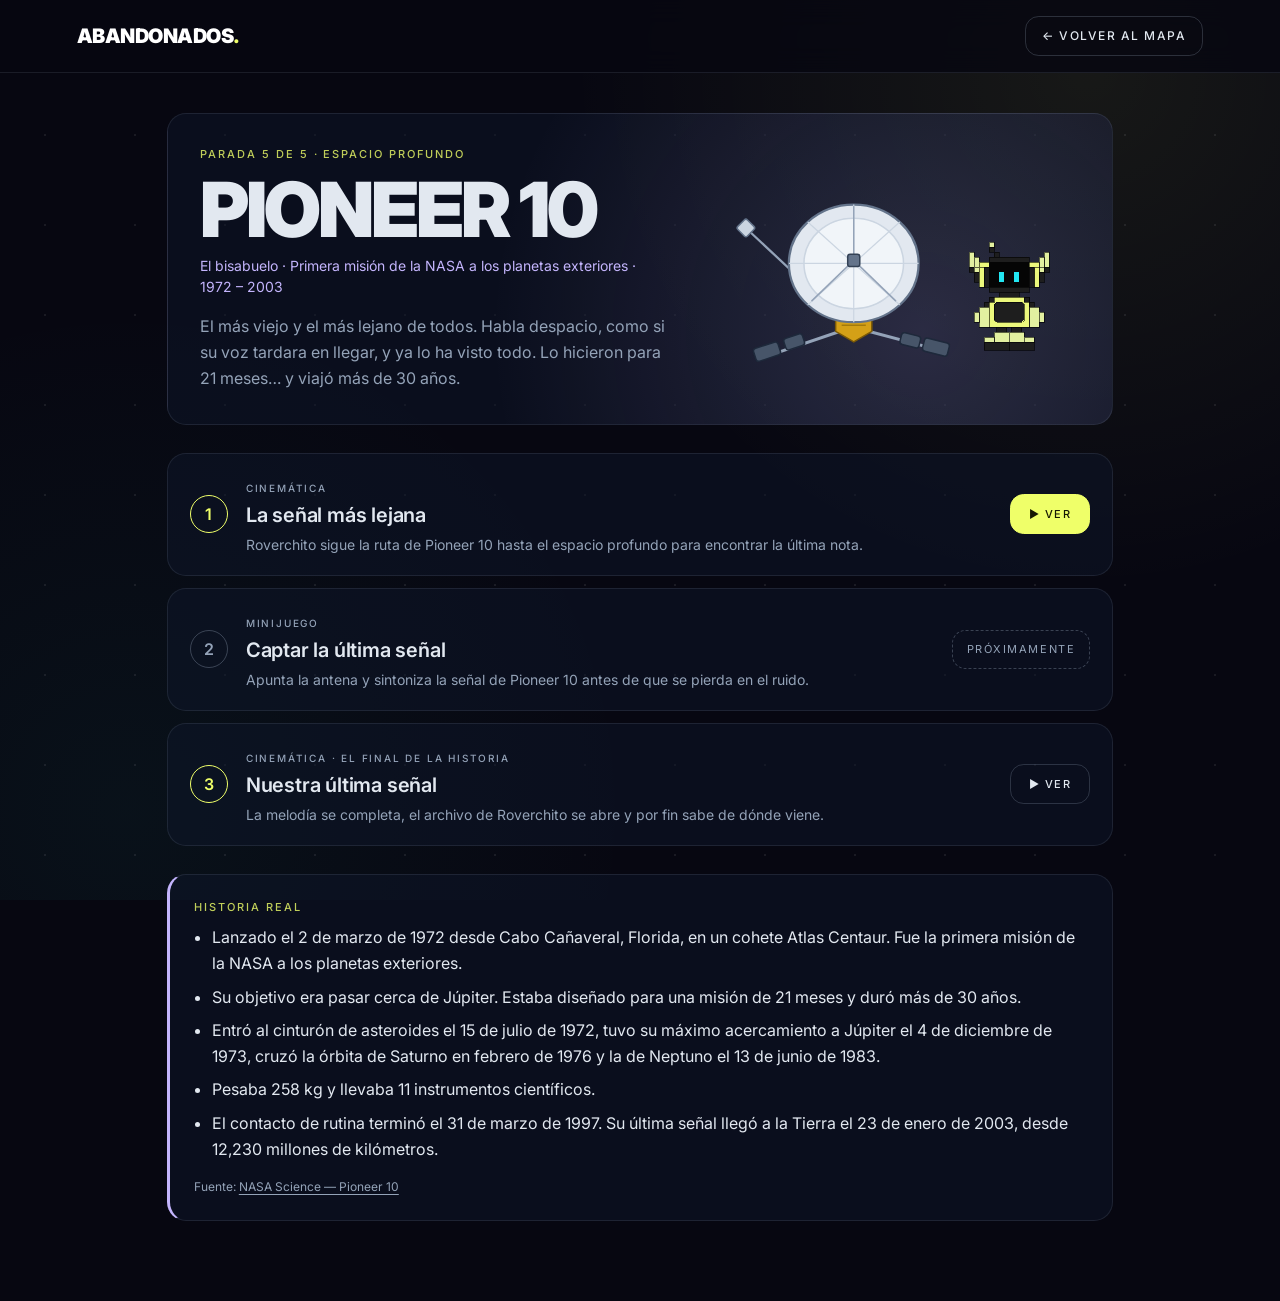
<file: niveles/pioneer10/index.html>
<!DOCTYPE html>
<html lang="es">

<head>
    <meta charset="UTF-8">
    <meta name="viewport" content="width=device-width, initial-scale=1.0">

    <title>Pioneer 10 — Abandonados</title>

    <link rel="preconnect" href="https://fonts.googleapis.com">
    <link rel="preconnect" href="https://fonts.gstatic.com" crossorigin>
    <link href="https://fonts.googleapis.com/css2?family=Inter:wght@400;500;600;700;900&family=Geist+Mono:wght@400;500&display=swap" rel="stylesheet">
    <meta name="color-scheme" content="dark">
    <link rel="stylesheet" href="../../style.css">
    <link rel="stylesheet" href="../nivel.css">
    <link rel="stylesheet" href="style.css">
</head>

<body class="level">

<header class="level-header">
    <a class="logo" href="../../index.html">ABANDONADOS<span>.</span></a>
    <a class="secondary-btn level-back" href="../../index.html#mapa">← VOLVER AL MAPA</a>
</header>

<main class="level-main">

    <!-- PRESENTACIÓN DE LA PARADA -->
    <section class="level-hero">

        <div class="level-hero-info">
            <span class="level-kicker">PARADA 5 DE 5 · ESPACIO PROFUNDO</span>
            <h1>PIONEER 10</h1>
            <p class="level-sub">El bisabuelo · Primera misión de la NASA a los planetas exteriores · 1972 – 2003</p>
            <p class="level-lead">
                El más viejo y el más lejano de todos. Habla despacio, como si su
                voz tardara en llegar, y ya lo ha visto todo. Lo hicieron para
                21 meses… y viajó más de 30 años.
            </p>
        </div>

        <div class="level-cast" aria-hidden="true">
            <div class="level-rover level-probe" id="level-rover"></div>
            <div class="level-roverchito" data-roverchito data-mood="neutral"></div>
        </div>

    </section>

    <!-- PASOS DEL NIVEL -->
    <section class="level-steps" aria-label="Pasos de esta parada">

        <article class="level-step" id="step-1">
            <span class="level-step-num">1</span>
            <div>
                <span class="level-step-kind">CINEMÁTICA</span>
                <h2>La señal más lejana</h2>
                <p>Roverchito sigue la ruta de Pioneer 10 hasta el espacio profundo para encontrar la última nota.</p>
            </div>
            <button class="primary-btn" type="button" onclick="Cinematica.abrir('p10-viaje')">▶ VER</button>
        </article>

        <article class="level-step is-locked" id="step-2">
            <span class="level-step-num">2</span>
            <div>
                <span class="level-step-kind">MINIJUEGO</span>
                <h2>Captar la última señal</h2>
                <p>Apunta la antena y sintoniza la señal de Pioneer 10 antes de que se pierda en el ruido.</p>
            </div>
            <span class="level-soon">PRÓXIMAMENTE</span>
        </article>

        <article class="level-step" id="step-3">
            <span class="level-step-num">3</span>
            <div>
                <span class="level-step-kind">CINEMÁTICA · EL FINAL DE LA HISTORIA</span>
                <h2>Nuestra última señal</h2>
                <p>La melodía se completa, el archivo de Roverchito se abre y por fin sabe de dónde viene.</p>
            </div>
            <button class="secondary-btn" type="button" onclick="Cinematica.abrir('p10-final')">▶ VER</button>
        </article>

    </section>

    <!-- HISTORIA REAL (datos de las fichas de investigación) -->
    <section class="level-facts">
        <span class="level-kicker">HISTORIA REAL</span>
        <ul>
            <li>Lanzado el 2 de marzo de 1972 desde Cabo Cañaveral, Florida, en un cohete Atlas Centaur. Fue la primera misión de la NASA a los planetas exteriores.</li>
            <li>Su objetivo era pasar cerca de Júpiter. Estaba diseñado para una misión de 21 meses y duró más de 30 años.</li>
            <li>Entró al cinturón de asteroides el 15 de julio de 1972, tuvo su máximo acercamiento a Júpiter el 4 de diciembre de 1973, cruzó la órbita de Saturno en febrero de 1976 y la de Neptuno el 13 de junio de 1983.</li>
            <li>Pesaba 258 kg y llevaba 11 instrumentos científicos.</li>
            <li>El contacto de rutina terminó el 31 de marzo de 1997. Su última señal llegó a la Tierra el 23 de enero de 2003, desde 12,230 millones de kilómetros.</li>
        </ul>
        <p class="level-sources">
            Fuente:
            <a href="https://science.nasa.gov/mission/pioneer-10/" target="_blank" rel="noopener noreferrer">NASA Science — Pioneer 10</a>
        </p>
    </section>

</main>


<!-- Dibujo de Pioneer 10 (ilustración propia, sin imágenes externas) -->
<template id="p10-sprite">
<svg viewBox="0 0 320 240" class="p10-probe" xmlns="http://www.w3.org/2000/svg" aria-hidden="true">
<g stroke-linecap="round">
<line x1="160" y1="172" x2="34" y2="54" stroke="#94a3b8" stroke-width="3"/>
<rect x="24" y="44" width="18" height="18" rx="3" fill="#cbd5e1" stroke="#64748b" stroke-width="2" transform="rotate(45 33 53)"/>
<line x1="164" y1="188" x2="64" y2="222" stroke="#94a3b8" stroke-width="4"/>
<line x1="188" y1="188" x2="286" y2="214" stroke="#94a3b8" stroke-width="4"/>
</g>
<g fill="#475569" stroke="#1e293b" stroke-width="2">
<rect x="44" y="208" width="34" height="18" rx="4" transform="rotate(-18 61 217)"/>
<rect x="84" y="196" width="26" height="16" rx="4" transform="rotate(-18 97 204)"/>
<rect x="268" y="202" width="34" height="18" rx="4" transform="rotate(14 285 211)"/>
<rect x="238" y="194" width="26" height="16" rx="4" transform="rotate(14 251 202)"/>
</g>
<polygon points="176,150 200,164 200,190 176,204 152,190 152,164" fill="#d4a017" stroke="#7c5a06" stroke-width="2"/>
<path d="M160 168 L192 168 M160 182 L192 182" stroke="#a37a0a" stroke-width="2"/>
<ellipse cx="176" cy="100" rx="86" ry="78" fill="#e2e8f0" stroke="#64748b" stroke-width="3"/>
<ellipse cx="176" cy="100" rx="66" ry="60" fill="#f1f5f9" stroke="#cbd5e1" stroke-width="2"/>
<g stroke="#cbd5e1" stroke-width="1.6">
<line x1="176" y1="22" x2="176" y2="178"/>
<line x1="90" y1="100" x2="262" y2="100"/>
<line x1="115" y1="45" x2="237" y2="155"/>
<line x1="237" y1="45" x2="115" y2="155"/>
</g>
<g stroke="#94a3b8" stroke-width="2">
<line x1="120" y1="150" x2="176" y2="96"/>
<line x1="232" y1="150" x2="176" y2="96"/>
<line x1="176" y1="24" x2="176" y2="96"/>
</g>
<rect x="168" y="88" width="16" height="16" rx="3" fill="#64748b" stroke="#334155" stroke-width="2"/>
</svg>
</template>


<!-- =========================================
     CINEMÁTICA 1 · LA SEÑAL MÁS LEJANA
========================================= -->
<ol class="cine-script" id="p10-script-1">

    <li data-type="control" data-scene="control" data-place="CONTROL DE MISIÓN · TIERRA">
        <strong>Control de Misión:</strong>
        Roverchito, tu última parada es Pioneer 10. Ninguna nave de esta misión
        está más lejos. El contacto de rutina con él terminó el 31 de marzo de 1997.
    </li>

    <li data-type="control" data-scene="control" data-place="CONTROL DE MISIÓN · TIERRA">
        <strong>Control de Misión:</strong>
        Su última señal llegó el 23 de enero de 2003, desde 12,230 millones de
        kilómetros. Después… silencio.
    </li>

    <li data-type="roverchito" data-mood="neutral" data-scene="space" data-place="RUMBO AL ESPACIO PROFUNDO">
        <strong>Roverchito:</strong>
        Ya tengo cuatro notas de la melodía. Falta la última… y creo que la tiene él.
    </li>

    <li data-type="narrador" data-scene="asteroids" data-place="CINTURÓN DE ASTEROIDES · JULIO DE 1972">
        <strong>Narrador:</strong>
        Roverchito sigue la ruta de Pioneer 10. Primero, el cinturón de asteroides,
        donde Pioneer entró el 15 de julio de 1972.
    </li>

    <li data-type="narrador" data-scene="jupiter" data-place="JÚPITER · 4 DE DICIEMBRE DE 1973">
        <strong>Narrador:</strong>
        Después, Júpiter: su gran objetivo. Pioneer 10 pasó lo más cerca que pudo
        el 4 de diciembre de 1973.
    </li>

    <li data-type="narrador" data-scene="deep" data-place="ÓRBITA DE SATURNO · FEBRERO DE 1976">
        <strong>Narrador:</strong>
        En febrero de 1976 cruzó la órbita de Saturno…
    </li>

    <li data-type="narrador" data-scene="deep" data-place="ÓRBITA DE NEPTUNO · 13 DE JUNIO DE 1983">
        <strong>Narrador:</strong>
        …y el 13 de junio de 1983, la de Neptuno. Y siguió adelante, cada vez más lejos.
    </li>

    <li data-type="memoria" data-scene="file" data-place="ESCANEO DE PIONEER 10"
        data-name="ESCANEO DE PIONEER 10" data-file="REGISTRO · PIONEER 10"
        data-loading="BUSCANDO A PIONEER 10…" data-stamp="SEÑAL DEMASIADO DÉBIL" data-tone="alert">
        <strong>Escaneo:</strong>
        <span data-label="LANZAMIENTO">2 MAR 1972 · CABO CAÑAVERAL</span> ·
        <span data-label="MASA">258 KG · 11 INSTRUMENTOS</span> ·
        <span data-label="PLANEADA">21 MESES</span> ·
        <span data-label="ÚLTIMA SEÑAL" data-alert>23 ENE 2003 · 12,230 MILLONES DE KM</span>
    </li>

    <li data-type="nave" data-name="PIONEER 10" data-weak data-mood="neutral" data-scene="deep" data-place="ESPACIO PROFUNDO">
        <strong>Pioneer 10:</strong>
        …¿Hay alguien… ahí? Mi voz… ya no llega tan lejos, pequeño.
    </li>

    <li data-type="roverchito" data-mood="happy" data-scene="deep" data-place="ESPACIO PROFUNDO">
        <strong>Roverchito:</strong>
        ¡Lo encontré! … Señor Pioneer, ¿me escucha?
    </li>

    <li data-type="nave" data-name="PIONEER 10" data-weak data-mood="neutral" data-scene="deep" data-place="ESPACIO PROFUNDO">
        <strong>Pioneer 10:</strong>
        Me hicieron para 21 meses… y llevo más de 30 años viajando. Ya oigo poco,
        pequeño. Si quieres hablar conmigo… tendrás que atrapar mi señal.
    </li>

    <li data-type="roverchito" data-mood="happy" data-scene="deep" data-place="ESPACIO PROFUNDO" data-note="TE PREGUNTA A TI">
        <strong>Roverchito:</strong>
        ¡Tenemos que captar su señal! ¿Me ayudas?
    </li>

</ol>


<!-- =========================================
     CINEMÁTICA 2 · NUESTRA ÚLTIMA SEÑAL
     (el final de la historia; se ve después del minijuego)
========================================= -->
<ol class="cine-script" id="p10-script-2">

    <li data-type="narrador" data-scene="deep" data-place="ESPACIO PROFUNDO · SEÑAL CAPTADA">
        <strong>Narrador:</strong>
        Gracias a tu ayuda, la antena de Roverchito atrapa la señal de Pioneer 10.
        Por primera vez en años, su voz llega clara.
    </li>

    <li data-type="nave" data-name="PIONEER 10" data-mood="happy" data-scene="deep" data-place="ESPACIO PROFUNDO · SEÑAL CAPTADA">
        <strong>Pioneer 10:</strong>
        Ah… ahora sí te escucho. En mis tiempos fui la primera misión de la NASA
        hacia los planetas exteriores, ¿sabías, pequeño?
    </li>

    <li data-type="roverchito" data-mood="happy" data-scene="deep" data-place="ESPACIO PROFUNDO · SEÑAL CAPTADA">
        <strong>Roverchito:</strong>
        ¡Wow! Y yo que pensaba que llegar a Marte ya era muy lejos.
    </li>

    <li data-type="nave" data-name="PIONEER 10" data-mood="neutral" data-scene="deep" data-place="ESPACIO PROFUNDO · SEÑAL CAPTADA">
        <strong>Pioneer 10:</strong>
        Hmm… ¿qué es eso que tarareas?
    </li>

    <li data-type="roverchito" data-mood="neutral" data-scene="deep" data-place="ESPACIO PROFUNDO · SEÑAL CAPTADA">
        <strong>Roverchito:</strong>
        No sé. Es una melodía que siempre he tenido en la memoria. Cada nave que
        visito me da una nota.
    </li>

    <li data-type="nave" data-name="PIONEER 10" data-mood="happy" data-scene="deep" data-place="ESPACIO PROFUNDO · SEÑAL CAPTADA">
        <strong>Pioneer 10:</strong>
        Esa melodía… la conozco. Es nuestra última señal.
    </li>

    <li data-type="nave" data-name="PIONEER 10" data-mood="neutral" data-scene="deep" data-place="ESPACIO PROFUNDO · SEÑAL CAPTADA">
        <strong>Pioneer 10:</strong>
        Cada nota es lo último que una de nosotras le envió a la Tierra antes de
        quedarse en silencio. Sojourner, Spirit, Opportunity, Kepler… y yo, que fui
        el primero en despedirme desde tan lejos.
    </li>

    <li data-type="nave" data-name="PIONEER 10" data-mood="happy" data-scene="deep" data-place="ESPACIO PROFUNDO · SEÑAL CAPTADA">
        <strong>Pioneer 10:</strong>
        Toma, pequeño. La última nota es mía.
    </li>

    <li data-type="nota" data-scene="space" data-place="NOTA DE LA MELODÍA">
        <strong>Nota:</strong>
        Roverchito recibió la nota 5 de 5. ¡La melodía está completa!
    </li>

    <li data-type="memoria" data-scene="file" data-place="MEMORIA INTERNA DE ROVERCHITO"
        data-name="MEMORIA DE ROVERCHITO" data-file="ARCHIVO · ROVERCHITO.SYS"
        data-loading="LA MELODÍA ABRE EL ARCHIVO…" data-stamp="ACCESO CONCEDIDO" data-tone="ok">
        <strong>Memoria de Roverchito:</strong>
        <span data-label="UNIDAD">ROVERCHITO</span> ·
        <span data-label="ORIGEN">SOJOURNER · SPIRIT · OPPORTUNITY · KEPLER · PIONEER 10</span> ·
        <span data-label="Y TAMBIÉN">LAS MILES DE PERSONAS QUE LOS CONSTRUYERON Y CUIDARON</span>
    </li>

    <li data-type="control" data-scene="control" data-place="CONTROL DE MISIÓN · TIERRA">
        <strong>Control de Misión:</strong>
        Roverchito, ya puedes saberlo: te enviamos a visitarlas para conocer su
        estado y planear una misión de rescate. Y nadie mejor que tú para hacerlo.
    </li>

    <li data-type="control" data-scene="control" data-place="CONTROL DE MISIÓN · TIERRA">
        <strong>Control de Misión:</strong>
        Aterrizas con bolsas de aire porque Pathfinder y Sojourner fueron los
        primeros en usarlas. Tus ruedas no se atascan porque Spirit y Opportunity
        se atascaron. Resistes el polvo porque una tormenta apagó a Opportunity.
    </li>

    <li data-type="control" data-scene="control" data-place="CONTROL DE MISIÓN · TIERRA">
        <strong>Control de Misión:</strong>
        Sabes buscar lo que nadie ve, como Kepler, que encontraba planetas en las
        pequeñas caídas de brillo de las estrellas. Y estás hecho para durar, como
        Pioneer 10: 21 meses planeados, más de 30 años de viaje.
    </li>

    <li data-type="roverchito" data-mood="neutral" data-scene="space" data-place="RUMBO A CASA">
        <strong>Roverchito:</strong>
        Entonces… no tengo dos papás. Tengo cinco. Y miles de personas que me hicieron.
    </li>

    <li data-type="roverchito" data-if="roverchito_respuesta=a" data-mood="happy" data-scene="space" data-place="RUMBO A CASA" data-note="TE HABLA A TI">
        <strong>Roverchito:</strong>
        Y te tengo a ti. Me prometiste que nunca me dejarías solo… y aquí sigues.
    </li>

    <li data-type="roverchito" data-if="roverchito_respuesta=b" data-mood="happy" data-scene="space" data-place="RUMBO A CASA" data-note="TE HABLA A TI">
        <strong>Roverchito:</strong>
        Y te tengo a ti. Dijiste que siempre me buscarías… y me encontraste en cada parada.
    </li>

    <li data-type="roverchito" data-if="roverchito_respuesta=c" data-mood="happy" data-scene="space" data-place="RUMBO A CASA" data-note="TE HABLA A TI">
        <strong>Roverchito:</strong>
        Y te tengo a ti. No sabías si te quedarías… pero llegaste hasta el final conmigo.
    </li>

    <li data-type="roverchito" data-if="roverchito_respuesta=" data-mood="happy" data-scene="space" data-place="RUMBO A CASA" data-note="TE HABLA A TI">
        <strong>Roverchito:</strong>
        Y te tengo a ti. Llegaste hasta el final conmigo.
    </li>

    <li data-type="nave" data-name="PIONEER 10" data-mood="happy" data-scene="space" data-place="RUMBO A CASA">
        <strong>Pioneer 10:</strong>
        Ve, pequeño. Nosotras ya hicimos nuestro viaje.
    </li>

    <li data-type="roverchito" data-mood="happy" data-scene="space" data-place="RUMBO A CASA">
        <strong>Roverchito:</strong>
        Ellas me ayudaron sin conocerme. Ahora me toca ayudarlas a ellas.
    </li>

    <li data-type="narrador" data-scene="space" data-place="FIN DE LA MISIÓN">
        <strong>Narrador:</strong>
        Así empezó la misión de rescate de Roverchito. Las naves siguen allá, en
        silencio… abandonadas, pero no olvidadas.
    </li>

</ol>


<script src="../../roverchito.js"></script>
<script src="../../audio/roverchito/frases.js"></script>
<script src="../../voz.js"></script>
<script src="../../cinematica.js"></script>
<script src="pioneer10.js"></script>
</body>
</html>
</file>
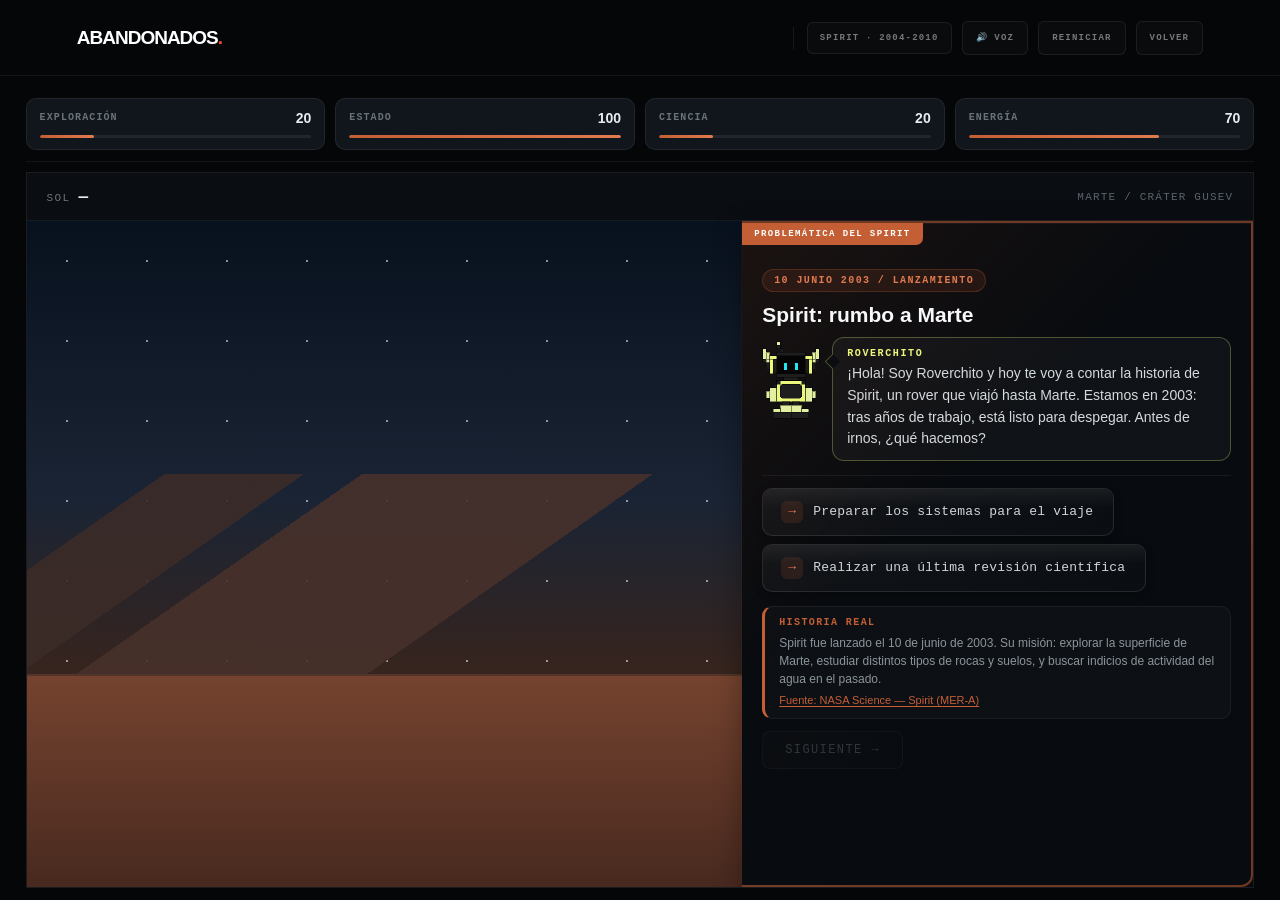
<file: niveles/spirit/index.html>
<!DOCTYPE html>
<html lang="es">
<head>
    <meta charset="UTF-8">
    <meta name="viewport" content="width=device-width, initial-scale=1.0">
    <title>Spirit — Abandonados</title>
    <link rel="stylesheet" href="style.css">
</head>
<body>
<header>
    <a href="../../index.html" class="logo">ABANDONADOS<span>.</span></a>
    <div class="header-right">
        <span class="tag">SPIRIT · 2004-2010</span>
        <button type="button" class="voice-toggle" id="voice-toggle">🔊 VOZ</button>
        <button onclick="restartGame()">REINICIAR</button>
        <a href="../../index.html" class="back">VOLVER</a>
    </div>
</header>

<main>
    <!-- ESTADÍSTICAS -->
    <header class="top-bar">
        <div class="stat">
            <div class="stat-top">
                <span>EXPLORACIÓN</span>
                <strong id="exploration-value">20</strong>
            </div>
            <div class="bar">
                <div id="exploration-bar"></div>
            </div>
        </div>
        <div class="stat">
            <div class="stat-top">
                <span>ESTADO</span>
                <strong id="condition-value">100</strong>
            </div>
            <div class="bar">
                <div id="condition-bar"></div>
            </div>
        </div>
        <div class="stat">
            <div class="stat-top">
                <span>CIENCIA</span>
                <strong id="science-value">100</strong>
            </div>
            <div class="bar">
                <div id="science-bar"></div>
            </div>
        </div>
        <div class="stat">
            <div class="stat-top">
                <span>ENERGÍA</span>
                <strong id="energy-value">70</strong>
            </div>
            <div class="bar">
                <div id="energy-bar"></div>
            </div>
        </div>
    </header>

    <!-- TARJETA PRINCIPAL -->
    <div class="card">
        <div class="card-top">
            <div>SOL <strong id="sol-number">1</strong></div>
            <div class="loc">MARTE / CRÁTER GUSEV</div>
        </div>

        <div class="scene" id="scene">
            <div class="sky"></div>
            <div class="stars"></div>
            <div class="hills"></div>
            <div class="ground"></div>
            <div class="dust-cloud" id="dust-cloud"></div>

            <!-- ==================== MÓDULO DE ATERRIZAJE ====================
                 Cápsula con paracaídas, bolsas de aire y retrocohetes,
                 como en el descenso real de Spirit (2004). -->
            <div class="lander" id="lander" data-stage="hidden" aria-hidden="true">
                <svg viewBox="0 0 200 320" class="lander-svg" xmlns="http://www.w3.org/2000/svg">
                    <!-- PARACAÍDAS -->
                    <g class="lander-chute">
                        <path d="M20 70 C30 10 170 10 180 70 C160 60 140 60 120 68 C110 58 90 58 80 68 C60 60 40 60 20 70 Z" fill="#e8ecf0" stroke="#8b949c" stroke-width="2"/>
                        <path d="M60 64 C70 40 130 40 140 64" fill="none" stroke="#c45f35" stroke-width="6"/>
                        <g stroke="#b9c0c6" stroke-width="1.2">
                            <line x1="22" y1="70" x2="100" y2="150"/>
                            <line x1="80" y1="68" x2="100" y2="150"/>
                            <line x1="120" y1="68" x2="100" y2="150"/>
                            <line x1="178" y1="70" x2="100" y2="150"/>
                        </g>
                    </g>

                    <!-- CÁPSULA (escudo trasero) -->
                    <g class="lander-backshell">
                        <path d="M70 150 L130 150 L150 196 L50 196 Z" fill="#d7d7d7" stroke="#777" stroke-width="2.5"/>
                        <path d="M56 182 L144 182" stroke="#999" stroke-width="2"/>
                        <rect x="88" y="142" width="24" height="10" rx="2" fill="#aaa" stroke="#777" stroke-width="1.5"/>
                        <!-- RETROCOHETES -->
                        <g class="lander-flames">
                            <path d="M60 196 C62 214 66 222 70 236 C74 222 78 214 80 196 Z" fill="#ff7a00"/>
                            <path d="M120 196 C122 214 126 222 130 236 C134 222 138 214 140 196 Z" fill="#ff7a00"/>
                            <path d="M66 196 C68 208 69 214 70 222 C71 214 72 208 74 196 Z" fill="#ffd45a"/>
                            <path d="M126 196 C128 208 129 214 130 222 C131 214 132 208 134 196 Z" fill="#ffd45a"/>
                        </g>
                    </g>

                    <!-- CABLE (brida) -->
                    <line class="lander-bridle" x1="100" y1="196" x2="100" y2="232" stroke="#b9c0c6" stroke-width="1.5"/>

                    <!-- MÓDULO CON BOLSAS DE AIRE -->
                    <g class="lander-ball">
                        <g class="lander-airbags">
                            <circle cx="100" cy="270" r="40" fill="#e9dcc3" stroke="#a8936d" stroke-width="2"/>
                            <circle cx="70" cy="262" r="24" fill="#efe3cc" stroke="#a8936d" stroke-width="2"/>
                            <circle cx="130" cy="262" r="24" fill="#efe3cc" stroke="#a8936d" stroke-width="2"/>
                            <circle cx="80" cy="292" r="22" fill="#e4d5b8" stroke="#a8936d" stroke-width="2"/>
                            <circle cx="120" cy="292" r="22" fill="#e4d5b8" stroke="#a8936d" stroke-width="2"/>
                            <circle cx="100" cy="244" r="20" fill="#f2e8d5" stroke="#a8936d" stroke-width="2"/>
                            <path d="M62 270 H138 M100 232 V308" stroke="#b9a37a" stroke-width="1.5"/>
                        </g>
                        <path class="lander-core" d="M84 256 L116 256 L124 284 L76 284 Z" fill="#8a8074" stroke="#5f574f" stroke-width="2"/>
                    </g>
                </svg>
            </div>

            <!-- MINIJUEGO (se dibuja desde minijuegos.js) -->
            <div class="minigame" id="minigame" hidden></div>

            <!-- ==================== ROVER SPIRIT ==================== -->
            <div class="rover-box" id="rover-box">
                <svg viewBox="0 0 420 240" class="rover-svg" xmlns="http://www.w3.org/2000/svg" aria-label="Rover Spirit">
                    <!-- SOMBRA -->
                    <ellipse cx="210" cy="190" rx="115" ry="9" fill="#000" opacity=".42" class="shadow"/>

                    <!-- RUEDAS -->
                    <g class="wheels">
                        <g class="wheel front-wheel">
                            <circle cx="92" cy="181" r="16" fill="#292723" stroke="#777066" stroke-width="3"/>
                            <circle cx="92" cy="181" r="8" fill="#111"/>
                            <path d="M92 165V197 M76 181H108" stroke="#70685e" stroke-width="2"/>
                        </g>
                        <g class="wheel">
                            <circle cx="136" cy="181" r="16" fill="#292723" stroke="#777066" stroke-width="3"/>
                            <circle cx="136" cy="181" r="8" fill="#111"/>
                            <path d="M136 165V197 M120 181H152" stroke="#70685e" stroke-width="2"/>
                        </g>
                        <g class="wheel">
                            <circle cx="178" cy="181" r="16" fill="#292723" stroke="#777066" stroke-width="3"/>
                            <circle cx="178" cy="181" r="8" fill="#111"/>
                            <path d="M178 165V197 M162 181H194" stroke="#70685e" stroke-width="2"/>
                        </g>
                        <g class="wheel">
                            <circle cx="242" cy="181" r="16" fill="#292723" stroke="#777066" stroke-width="3"/>
                            <circle cx="242" cy="181" r="8" fill="#111"/>
                            <path d="M242 165V197 M226 181H258" stroke="#70685e" stroke-width="2"/>
                        </g>
                        <g class="wheel">
                            <circle cx="284" cy="181" r="16" fill="#292723" stroke="#777066" stroke-width="3"/>
                            <circle cx="284" cy="181" r="8" fill="#111"/>
                            <path d="M284 165V197 M268 181H300" stroke="#70685e" stroke-width="2"/>
                        </g>
                        <g class="wheel">
                            <circle cx="328" cy="181" r="16" fill="#292723" stroke="#777066" stroke-width="3"/>
                            <circle cx="328" cy="181" r="8" fill="#111"/>
                            <path d="M328 165V197 M312 181H344" stroke="#70685e" stroke-width="2"/>
                        </g>
                    </g>

                    <!-- SUSPENSIÓN -->
                    <g fill="none" stroke="#8a8074" stroke-width="4" stroke-linecap="round">
                        <path d="M92 169 L112 143"/>
                        <path d="M136 169 L145 143"/>
                        <path d="M178 169 L180 143"/>
                        <path d="M242 169 L240 143"/>
                        <path d="M284 169 L275 143"/>
                        <path d="M328 169 L308 143"/>
                    </g>

                    <!-- PANEL SOLAR TRASERO -->
                    <g class="solar-panel">
                        <rect x="66" y="102" width="34" height="53" rx="2" fill="#394a50" stroke="#77766e" stroke-width="2"/>
                        <path d="M74 102V155 M83 102V155 M92 102V155 M66 115H100 M66 128H100 M66 141H100" stroke="#68767a" stroke-width="1"/>
                    </g>

                    <!-- CUERPO CENTRAL -->
                    <rect x="94" y="105" width="232" height="48" rx="5" fill="#a99d8e" stroke="#665d54" stroke-width="3"/>

                    <!-- PANEL SOLAR SUPERIOR -->
                    <rect x="104" y="91" width="212" height="22" rx="2" fill="#46575b" stroke="#746f66" stroke-width="2" class="solar-panel"/>
                    <g stroke="#728085" stroke-width="1">
                        <line x1="122" y1="91" x2="122" y2="113"/>
                        <line x1="140" y1="91" x2="140" y2="113"/>
                        <line x1="158" y1="91" x2="158" y2="113"/>
                        <line x1="176" y1="91" x2="176" y2="113"/>
                        <line x1="194" y1="91" x2="194" y2="113"/>
                        <line x1="212" y1="91" x2="212" y2="113"/>
                        <line x1="230" y1="91" x2="230" y2="113"/>
                        <line x1="248" y1="91" x2="248" y2="113"/>
                        <line x1="266" y1="91" x2="266" y2="113"/>
                        <line x1="284" y1="91" x2="284" y2="113"/>
                        <line x1="302" y1="91" x2="302" y2="113"/>
                    </g>

                    <!-- PARTE SUPERIOR -->
                    <path d="M112 91 L126 72 L298 72 L314 91 Z" fill="#b4a89a" stroke="#6c6258" stroke-width="2"/>

                    <!-- MÁSTIL -->
                    <rect x="267" y="42" width="24" height="62" rx="3" fill="#9c9184" stroke="#635a51" stroke-width="2"/>
                    <rect x="258" y="96" width="42" height="10" rx="2" fill="#776d62"/>

                    <!-- CABEZA / CÁMARAS -->
                    <rect x="247" y="23" width="64" height="27" rx="5" fill="#a69b8e" stroke="#625951" stroke-width="3"/>
                    <circle cx="263" cy="36" r="9" fill="#1c1b1a" stroke="#6d655d" stroke-width="2"/>
                    <circle cx="263" cy="36" r="4" fill="#465e68"/>
                    <circle cx="294" cy="36" r="9" fill="#1c1b1a" stroke="#6d655d" stroke-width="2"/>
                    <circle cx="294" cy="36" r="4" fill="#465e68"/>

                    <!-- ANTENA -->
                    <g class="antenna">
                        <line x1="289" y1="99" x2="342" y2="69" stroke="#84796d" stroke-width="3"/>
                        <circle cx="350" cy="65" r="13" fill="#aaa096" stroke="#625a52" stroke-width="2"/>
                        <circle cx="350" cy="65" r="6" fill="#81776d"/>
                    </g>

                    <!-- BRAZO IZQUIERDO -->
                    <g class="arm">
                        <line x1="119" y1="123" x2="89" y2="150" stroke="#91867a" stroke-width="6" stroke-linecap="round"/>
                        <line x1="89" y1="150" x2="63" y2="165" stroke="#7c7268" stroke-width="5" stroke-linecap="round"/>
                        <circle cx="89" cy="150" r="7" fill="#aaa095" stroke="#625a52" stroke-width="2"/>
                        <circle cx="63" cy="165" r="7" fill="#91867a" stroke="#625a52" stroke-width="2"/>
                    </g>

                    <!-- BRAZO DERECHO (saludo) -->
                    <g class="arm-right">
                        <line x1="310" y1="123" x2="337" y2="147" stroke="#91867a" stroke-width="6" stroke-linecap="round"/>
                        <g class="hand-wave">
                            <line x1="337" y1="147" x2="361" y2="130" stroke="#7c7268" stroke-width="5" stroke-linecap="round"/>
                            <circle cx="337" cy="147" r="7" fill="#aaa095" stroke="#625a52" stroke-width="2"/>
                            <circle cx="361" cy="130" r="7" fill="#91867a" stroke="#625a52" stroke-width="2"/>
                        </g>
                    </g>

                    <!-- DETALLES DEL CUERPO -->
                    <rect x="143" y="128" width="117" height="8" rx="2" fill="#81766b"/>
                    <circle cx="158" cy="118" r="4" fill="#675e55"/>
                    <circle cx="245" cy="118" r="4" fill="#675e55"/>

                    <!-- POLVO MARCIANO -->
                    <g class="mars-dust" fill="#765b45" opacity=".48">
                        <ellipse cx="116" cy="110" rx="17" ry="5"/>
                        <ellipse cx="151" cy="145" rx="25" ry="4"/>
                        <ellipse cx="204" cy="111" rx="20" ry="4"/>
                        <ellipse cx="264" cy="145" rx="28" ry="5"/>
                        <ellipse cx="303" cy="109" rx="14" ry="4"/>
                    </g>
                </svg>
            </div>
        </div>

        <div class="content">
            <div class="label" id="scene-label">2003 / PREPARACIÓN</div>
            <h2 id="scene-title">Spirit: rumbo a Marte</h2>
            <!-- ROVERCHITO cuenta la historia -->
            <div class="guide">
                <div class="guide-avatar" id="guide-avatar" data-roverchito data-mood="neutral"></div>
                <div class="guide-bubble">
                    <span class="guide-name">ROVERCHITO</span>
                    <p id="scene-text">¡Hola! Soy Roverchito y hoy te contaré la historia de Spirit.</p>
                    <p class="guide-reaction" id="guide-reaction" hidden></p>
                </div>
            </div>

            <div class="choices" id="choices"></div>
            <div class="consequence" id="consequence"></div>

            <div class="history">
                <span>HISTORIA REAL</span>
                <p id="real-history-text">Spirit fue lanzado el 10 de junio de 2003.</p>
                <a id="history-source" class="history-source" href="https://science.nasa.gov/mission/mer-spirit/" target="_blank" rel="noopener noreferrer">Fuente: NASA Science — Spirit (MER-A)</a>
            </div>

            <button class="next" id="next-button" onclick="nextSol()" disabled>SIGUIENTE →</button>
        </div>
    </div>
</main>

<!-- PANTALLA FINAL -->
<div class="mission-end" id="mission-end" style="display: none;">
    <div class="mission-end-card">
        <div class="end-header">
            <div class="end-guide" data-roverchito data-mood="happy"></div>
            <span class="end-label">MISIÓN COMPLETADA</span>
            <h2 class="end-title">Abandonado, pero no olvidado</h2>
            <p class="end-subtitle">
                Spirit dejó de comunicarse con la Tierra, pero su misión cambió nuestra comprensión de Marte.
            </p>
        </div>

        <div class="end-score">
            <div class="score-circle">
                <span class="score-number" id="final-score">61</span>
                <span class="score-percent">%</span>
            </div>
            <span class="score-label">RESULTADO DE LA MISIÓN</span>
        </div>

        <div class="end-stats">
            <div class="end-stat">
                <span class="stat-value" id="final-energia">17</span>
                <span class="stat-name">ENERGÍA</span>
            </div>
            <div class="end-stat">
                <span class="stat-value" id="final-ciencia">72</span>
                <span class="stat-name">CIENCIA</span>
            </div>
            <div class="end-stat">
                <span class="stat-value" id="final-exploracion">71</span>
                <span class="stat-name">EXPLORACIÓN</span>
            </div>
            <div class="end-stat">
                <span class="stat-value" id="final-estado">83</span>
                <span class="stat-name">ESTADO</span>
            </div>
        </div>

        <p class="end-text">
            Spirit operó durante años en Marte, mucho más allá de su misión principal. 
            Aunque finalmente quedó en silencio, los datos que obtuvo siguen siendo parte 
            de la exploración del planeta rojo.
        </p>

        <button class="end-button" onclick="restartGame()">VOLVER A JUGAR</button>

        <p class="end-credit">
            Información histórica:
            <a href="https://science.nasa.gov/mission/mer-spirit/" target="_blank" rel="noopener noreferrer">NASA Science — Spirit (MER-A)</a>
        </p>
    </div>
</div>

<script src="../../roverchito.js"></script>
<script src="../../audio/roverchito/frases.js"></script>
<script src="../../voz.js"></script>
<script src="minijuegos.js"></script>
<script src="script.js"></script>
</body>
</html>
</file>
<file: style.css>
* {
    margin: 0;
    padding: 0;
    box-sizing: border-box;
}

html {
    scroll-behavior: smooth;
}

body {
    font-family: Arial, Helvetica, sans-serif;
    background: #070711;
    color: #f2f2f2;
    overflow-x: hidden;
    line-height: 1.5;
}

button,
input {
    font-family: inherit;
}

button {
    cursor: pointer;
}

a {
    text-decoration: none;
    color: inherit;
}


/* =========================================
   FONDO
========================================= */

body::before {
    content: "";
    position: fixed;
    inset: 0;
    pointer-events: none;
    z-index: -2;

    background:
        radial-gradient(
            circle at 20% 20%,
            rgba(239, 255, 105, 0.08),
            transparent 30%
        ),
        radial-gradient(
            circle at 80% 70%,
            rgba(239, 255, 105, 0.05),
            transparent 30%
        ),
        #070711;
}

body::after {
    content: "";
    position: fixed;
    inset: 0;
    pointer-events: none;
    z-index: -1;
    opacity: 0.25;

    background-image:
        radial-gradient(circle, #fff 1px, transparent 1px);

    background-size: 90px 90px;
}


/* =========================================
   INTRO
========================================= */

#intro {
    position: fixed;
    inset: 0;
    z-index: 9999;

    display: flex;
    align-items: center;
    justify-content: center;

    background: #070711;

    animation:
        introOut 1s ease 4.8s forwards;
}

.intro-content {
    text-align: center;
}

.intro-line {
    width: 0;
    height: 2px;

    background: #efff69;

    margin: 0 auto 25px;

    animation:
        introLine 1s ease 0.3s forwards;
}

.intro-small {
    font-size: 11px;
    letter-spacing: 4px;
    color: #888;

    opacity: 0;
    transform: translateY(15px);

    animation:
        introText 0.8s ease 0.8s forwards;
}

.intro-title {
    margin-top: 14px;

    font-size: clamp(42px, 8vw, 90px);
    font-weight: 900;
    letter-spacing: -5px;

    opacity: 0;
    transform: translateY(20px);

    animation:
        introText 0.9s ease 1.1s forwards;
}

.intro-title span {
    color: #efff69;
}

.intro-subtitle {
    margin-top: 18px;

    font-size: 11px;
    letter-spacing: 4px;
    color: #777;

    opacity: 0;
    transform: translateY(15px);

    animation:
        introText 0.8s ease 1.6s forwards;
}

.intro-logo {
    margin-top: 50px;

    font-size: clamp(28px, 5vw, 42px);
    font-weight: 900;
    letter-spacing: -1.5px;

    opacity: 0;
    transform: translateY(20px);

    animation:
        introText 0.9s ease 2.6s forwards;
}

.intro-logo span {
    color: #efff69;
}

@keyframes introLine {
    to {
        width: 180px;
    }
}

@keyframes introText {
    to {
        opacity: 1;
        transform: translateY(0);
    }
}

@keyframes introOut {
    to {
        opacity: 0;
        visibility: hidden;
    }
}


/* =========================================
   HEADER
========================================= */

header {
    position: fixed;
    top: 0;
    left: 0;
    right: 0;

    height: 76px;

    display: flex;
    align-items: center;
    justify-content: space-between;

    padding: 0 6%;

    background: rgba(5, 7, 10, 0.72);
    backdrop-filter: blur(15px);

    border-bottom:
        1px solid rgba(255, 255, 255, 0.06);

    z-index: 100;
}

.logo {
    font-size: 19px;
    font-weight: 900;
    letter-spacing: -1px;
}

.logo span {
    color: #efff69;
}

nav {
    display: flex;
    gap: 8px;
}

nav button {
    position: relative;

    background: none;
    border: none;

    color: #888;

    padding: 10px 15px;

    font-size: 11px;
    font-weight: bold;
    letter-spacing: 2px;

    transition: 0.3s;
}

nav button::after {
    content: "";

    position: absolute;

    bottom: 2px;
    left: 15px;
    right: 15px;

    height: 1px;

    background: #efff69;

    transform: scaleX(0);
    transform-origin: left;

    transition: 0.3s;
}

nav button:hover {
    color: #fff;
}

nav button:hover::after {
    transform: scaleX(1);
}


/* =========================================
   HERO
========================================= */

.hero {
    min-height: 100vh;

    display: flex;
    align-items: center;

    padding: 130px 8% 100px;

    position: relative;
    overflow: hidden;
}

.hero::before {
    content: "";

    position: absolute;

    width: 500px;
    height: 500px;

    right: -150px;
    top: 15%;

    border-radius: 50%;

    background:
        radial-gradient(
            circle,
            rgba(239, 255, 105, 0.08),
            transparent 65%
        );

    pointer-events: none;
}

.hero-content {
    max-width: 900px;

    opacity: 0;
    transform: translateY(30px);

    animation:
        heroIn 1s ease 3.15s forwards;
}

@keyframes heroIn {
    to {
        opacity: 1;
        transform: translateY(0);
    }
}

.badge {
    display: inline-block;

    margin-bottom: 25px;
    padding: 8px 13px;

    border:
        1px solid rgba(239, 255, 105, 0.4);

    color: #f7ffb0;

    font-size: 10px;
    font-weight: bold;
    letter-spacing: 2px;
}

.hero h1 {
    font-size: clamp(48px, 7.5vw, 105px);
    line-height: 0.88;

    letter-spacing: -5px;
    font-weight: 900;

    background:
        linear-gradient(
            135deg,
            #fff 0%,
            #fff 45%,
            #efff69 100%
        );

    -webkit-background-clip: text;
    background-clip: text;

    color: transparent;
}

.hero p {
    max-width: 620px;

    margin-top: 30px;

    color: #8d8d8d;

    font-size: 16px;
    line-height: 1.7;
}

.hero-buttons {
    display: flex;
    flex-wrap: wrap;

    gap: 12px;

    margin-top: 35px;
}

.primary-btn,
.secondary-btn {
    padding: 14px 22px;

    font-size: 11px;
    font-weight: bold;
    letter-spacing: 1.5px;

    transition: 0.3s;

    border-radius: 2px;
}

.primary-btn {
    background: #efff69;

    border:
        1px solid #efff69;

    color: #fff;
}

.primary-btn:hover {
    background: #f7ffb0;

    transform: translateY(-2px);
}

.secondary-btn {
    background: transparent;

    border:
        1px solid rgba(255,255,255,0.18);

    color: #aaa;
}

.secondary-btn:hover {
    border-color: #efff69;
    color: #fff;
}


/* =========================================
   SECTIONS
========================================= */

section {
    padding: 100px 8%;
}

.section-header {
    margin-bottom: 50px;

    max-width: 700px;
}

.section-header > span {
    display: block;

    color: #efff69;

    font-size: 12px;
    font-weight: bold;
    letter-spacing: 2px;

    margin-bottom: 15px;
}

.section-header h2 {
    font-size: clamp(36px, 5vw, 60px);

    line-height: 0.95;
    letter-spacing: -2px;

    margin-bottom: 20px;
}

.section-header p {
    color: #888;

    font-size: 15px;
    line-height: 1.7;

    max-width: 560px;
}


/* =========================================
   MISSION CARDS
========================================= */

.mission-grid {
    display: grid;

    grid-template-columns:
        repeat(
            auto-fit,
            minmax(220px, 1fr)
        );

    gap: 18px;
}

.mission-card {
    position: relative;

    min-height: 300px;

    padding: 28px;

    background:
        linear-gradient(
            145deg,
            rgba(255,255,255,0.05),
            rgba(255,255,255,0.015)
        );

    border:
        1px solid rgba(255,255,255,0.08);

    transition: 0.35s;

    cursor: pointer;

    display: flex;
    flex-direction: column;

    text-decoration: none;
    color: inherit;
}

.mission-card:hover {
    transform: translateY(-6px);

    border-color:
        rgba(239, 255, 105, 0.4);
}

.mission-card.active {
    border-color:
        rgba(239, 255, 105, 0.5);
}

.mission-number {
    font-size: 12px;

    color: #666;

    font-weight: bold;
    letter-spacing: 1px;

    margin-bottom: 20px;
}

.mission-icon {
    width: 56px;
    height: 56px;

    display: flex;
    align-items: center;
    justify-content: center;

    border-radius: 50%;

    background:
        rgba(239, 255, 105, 0.08);

    font-size: 26px;

    margin-bottom: 18px;
}

.mission-card h3 {
    font-size: 24px;

    letter-spacing: -1px;

    margin-bottom: 8px;
}

.mission-card p {
    color: #888;

    font-size: 13px;

    margin-bottom: auto;
}

.mission-status {
    display: block;

    margin-top: 25px;

    color: #efff69;

    font-size: 11px;
    font-weight: bold;
    letter-spacing: 1px;
}


/* =========================================
   ARCHIVO
========================================= */

.archive-grid {
    display: grid;

    grid-template-columns:
        repeat(
            auto-fit,
            minmax(260px, 1fr)
        );

    gap: 18px;

    margin-bottom: 80px;
}

.archive-card {
    padding: 28px;

    background:
        rgba(255,255,255,0.03);

    border:
        1px solid rgba(255,255,255,0.07);

    transition: 0.3s;
}

.archive-card:hover {
    border-color:
        rgba(239, 255, 105, 0.35);

    transform: translateY(-4px);
}

.archive-card > span {
    display: block;

    color: #777;

    font-size: 10px;
    letter-spacing: 1.5px;

    margin-bottom: 12px;
}

.archive-card h3 {
    font-size: 26px;

    letter-spacing: -1px;

    margin-bottom: 12px;
}

.archive-card p {
    color: #888;

    font-size: 14px;
    line-height: 1.6;

    margin-bottom: 18px;
}

.archive-card strong {
    display: block;

    color: #efff69;

    font-size: 13px;
    letter-spacing: 1px;
}


/* =========================================
   TIMELINE
========================================= */

.timeline {
    max-width: 800px;

    margin-top: 40px;
}

.timeline-title {
    margin-bottom: 40px;
}

.timeline-title span {
    display: block;

    color: #efff69;

    font-size: 12px;
    font-weight: bold;
    letter-spacing: 2px;

    margin-bottom: 12px;
}

.timeline-title h2 {
    font-size: clamp(28px, 4vw, 42px);

    letter-spacing: -1.5px;

    line-height: 1.1;
}

.timeline-item {
    display: grid;

    grid-template-columns: 90px 1fr;

    gap: 25px;

    padding: 25px 0;

    border-bottom:
        1px solid rgba(255,255,255,0.08);
}

.timeline-year {
    color: #efff69;

    font-size: 14px;
    font-weight: bold;
}

.timeline-item h3 {
    font-size: 16px;

    margin-bottom: 8px;
}

.timeline-item p {
    color: #888;

    font-size: 14px;
    line-height: 1.6;
}


/* =========================================
   EQUIPO
========================================= */

.team-grid {
    display: grid;
    grid-template-columns: repeat(3, 1fr);
    gap: 24px;
    width: 100%;
}

@media (max-width: 900px) {
    .team-grid {
        grid-template-columns: repeat(2, 1fr);
    }
}

@media (max-width: 600px) {
    .team-grid {
        grid-template-columns: 1fr;
    }
}

.team-card {
    position: relative;

    text-align: center;

    padding: 24px 20px 25px;

    background:
        linear-gradient(
            145deg,
            rgba(255,255,255,0.05),
            rgba(255,255,255,0.01)
        );

    border:
        1px solid rgba(255,255,255,0.08);

    transition:
        transform 0.35s ease,
        border-color 0.35s ease,
        background 0.35s ease;

    cursor: pointer;
}

.team-card:hover {
    transform: translateY(-6px);

    border-color:
        rgba(239, 255, 105, 0.45);

    background:
        linear-gradient(
            145deg,
            rgba(239, 255, 105, 0.08),
            rgba(255,255,255,0.02)
        );
}


/* FOTO DE LA TARJETA */

.team-photo {
    width: 150px;
    height: 150px;

    margin: 0 auto 20px;

    overflow: hidden;

    border-radius: 4px;

    border:
        1px solid rgba(239, 255, 105, 0.45);

    background: #111;

    position: relative;
}

.team-photo::after {
    content: "";

    position: absolute;

    inset: 0;

    border:
        1px solid rgba(255,255,255,0.08);

    pointer-events: none;
}

.team-photo img {
    width: 100%;
    height: 100%;

    object-fit: cover;

    display: block;

    transition:
        transform 0.5s ease;
}

.team-card:hover .team-photo img {
    transform: scale(1.04);
}


/* NOMBRE */

.team-card h3 {
    font-size: 17px;

    line-height: 1.25;

    letter-spacing: -0.3px;

    margin-bottom: 7px;
}


/* CARGO */

.team-card > span {
    display: block;

    color: #efff69;

    font-size: 10px;

    font-weight: bold;

    letter-spacing: 1.5px;

    margin-bottom: 18px;
}


/* BOTÓN VISUAL */

.team-open {
    color: #777;

    font-size: 10px;

    font-weight: bold;

    letter-spacing: 1.5px;

    transition: 0.3s;
}

.team-card:hover .team-open {
    color: #fff;
}


/* =========================================
   MODAL DE DESARROLLADORES
========================================= */

.team-modal-overlay {
    z-index: 600;
}

.team-modal {
    width: min(430px, 100%);

    max-width: 430px;

    padding: 42px 35px 38px;

    text-align: center;
}


/* =========================================
   FOTO DE LA TARJETA
   REDONDA
========================================= */

.team-photo {
    width: 150px;
    height: 150px;

    margin: 0 auto 20px;

    overflow: hidden;

    border-radius: 50%;

    border:
        1px solid rgba(239, 255, 105, 0.45);

    background: #111;

    position: relative;
}

.team-photo::after {
    content: "";

    position: absolute;

    inset: 0;

    border:
        1px solid rgba(255, 255, 255, 0.08);

    border-radius: 50%;

    pointer-events: none;
}

.team-photo img {
    width: 100%;
    height: 100%;

    object-fit: cover;

    display: block;

    transition:
        transform 0.5s ease;
}

.team-card:hover .team-photo img {
    transform: scale(1.04);
}


/* =========================================
   FOTO DENTRO DEL PERFIL
   CUADRADA Y MÁS GRANDE
========================================= */

.team-modal-photo {
    width: 190px;
    height: 190px;

    margin: 0 auto 25px;

    overflow: hidden;

    border-radius: 5px;

    background: #111;

    border:
        1px solid rgba(239, 255, 105, 0.5);

    box-shadow:
        0 20px 50px rgba(0, 0, 0, 0.5);
}

.team-modal-photo img {
    width: 100%;
    height: 100%;

    object-fit: cover;

    display: block;
}


/* =========================================
   CARGO
========================================= */

.team-role {
    display: block;

    color: #efff69;

    font-size: 10px;

    font-weight: bold;

    letter-spacing: 2px;

    margin-bottom: 10px;
}


/* =========================================
   NOMBRE
========================================= */

.team-modal h2 {
    font-size: 25px;

    line-height: 1.1;

    letter-spacing: -0.8px;

    margin-bottom: 18px;
}


/* =========================================
   SEPARADOR
========================================= */

.team-divider {
    width: 45px;
    height: 1px;

    background: #efff69;

    margin: 0 auto 20px;
}


/* =========================================
   DESCRIPCIÓN
========================================= */

.team-modal p {
    color: #999;

    font-size: 14px;

    line-height: 1.75;

    margin: 0;

    white-space: normal;
}


/* =========================================
   BOTÓN CERRAR
========================================= */

.team-modal .modal-close {
    top: 14px;
    right: 17px;

    font-size: 30px;

    transition: 0.2s;
}

.team-modal .modal-close:hover {
    color: #efff69;

    transform: rotate(90deg);
}


/* =========================================
   RESPONSIVE
========================================= */

@media (max-width: 600px) {

    .team-modal {
        padding: 38px 24px 32px;
    }

    .team-modal-photo {
        width: 160px;
        height: 160px;
    }

    .team-modal h2 {
        font-size: 21px;
    }

    .team-photo {
        width: 140px;
        height: 140px;
    }

}


/* CARGO */

.team-role {
    display: block;

    color: #efff69;

    font-size: 10px;

    font-weight: bold;

    letter-spacing: 2px;

    margin-bottom: 10px;
}


/* NOMBRE */

.team-modal h2 {
    font-size: 25px;

    line-height: 1.1;

    letter-spacing: -0.8px;

    margin-bottom: 18px;
}


/* SEPARADOR */

.team-divider {
    width: 45px;
    height: 1px;

    background: #efff69;

    margin: 0 auto 20px;
}


/* BIO */

.team-modal p {
    color: #999;

    font-size: 14px;

    line-height: 1.75;

    margin: 0;

    white-space: normal;
}


/* BOTÓN CERRAR */

.team-modal .modal-close {
    top: 14px;
    right: 17px;

    font-size: 30px;

    transition: 0.2s;
}

.team-modal .modal-close:hover {
    color: #efff69;

    transform: rotate(90deg);
}


/* =========================================
   HYBRIDGE
========================================= */

.hybridge-note {
    padding: 35px 8% 45px;

    border-top:
        1px solid rgba(255,255,255,0.04);
}

.hybridge-inner {
    max-width: 780px;

    margin: 0 auto;

    display: flex;

    align-items: center;
    justify-content: center;

    gap: 22px;

    flex-wrap: nowrap;
}

.hybridge-logo {
    width: 68px;
    height: 68px;

    object-fit: contain;

    opacity: 0.9;

    flex-shrink: 0;
}

.hybridge-inner p {
    color: #666;

    font-size: 12.5px;
    line-height: 1.5;

    text-align: center;

    max-width: 380px;

    margin: 0;
}

.hybridge-inner strong {
    color: #888;

    font-weight: 600;
}


/* =========================================
   FOOTER
========================================= */

footer {
    padding: 50px 8%;

    border-top:
        1px solid rgba(255,255,255,0.07);

    text-align: center;
}

.footer-logo {
    font-size: 20px;

    font-weight: 900;

    letter-spacing: -1px;

    margin-bottom: 15px;
}

.footer-logo span {
    color: #efff69;
}

footer p {
    color: #666;

    font-size: 13px;

    margin-bottom: 6px;
}


/* =========================================
   MODAL GENERAL
========================================= */

.modal {
    position: fixed;

    inset: 0;

    z-index: 500;

    display: none;

    align-items: center;
    justify-content: center;

    padding: 20px;

    background:
        rgba(0,0,0,0.75);

    backdrop-filter: blur(10px);
}

.modal.show {
    display: flex;
}

.modal-box {
    position: relative;

    width: min(460px, 100%);

    padding: 45px 40px;

    background: #090c10;

    border:
        1px solid rgba(255,255,255,0.1);

    box-shadow:
        0 30px 100px rgba(0,0,0,0.6);

    text-align: center;
}

.modal-close {
    position: absolute;

    top: 12px;
    right: 16px;

    background: none;
    border: none;

    color: #777;

    font-size: 28px;
    line-height: 1;
}

.modal-close:hover {
    color: #fff;
}

.modal-box > span {
    display: block;

    color: #efff69;

    font-size: 11px;

    font-weight: bold;

    letter-spacing: 2px;

    margin-bottom: 12px;
}

.modal-box h2 {
    font-size: 28px;

    letter-spacing: -1px;

    margin-bottom: 15px;
}

.modal-box p {
    color: #888;

    font-size: 14px;

    line-height: 1.6;

    margin-bottom: 30px;
}


/* =========================================
   RESPONSIVE
========================================= */

@media (max-width: 900px) {

    .hero-buttons {
        flex-direction: column;
        align-items: flex-start;
    }

}


/* =========================================
   TABLET / CELULAR
========================================= */

@media (max-width: 600px) {

    header {
        height: 64px;

        padding: 0 5%;
    }

    .logo {
        font-size: 16px;
    }

    nav button {
        padding: 8px 10px;

        font-size: 10px;

        letter-spacing: 1px;
    }

    .hero {
        padding: 110px 6% 70px;
    }

    .hero h1 {
        font-size:
            clamp(40px, 12vw, 60px);

        letter-spacing: -2px;
    }

    section {
        padding: 80px 6%;
    }

    .section-header h2 {
        font-size: 34px;
    }

    .mission-grid {
        grid-template-columns: 1fr;
    }

    .timeline-item {
        grid-template-columns: 70px 1fr;

        gap: 15px;
    }


    /* EQUIPO */

    .team-grid {
        grid-template-columns: 1fr;

        max-width: 300px;

        margin: 0 auto;
    }

    .team-photo {
        width: 140px;
        height: 140px;
    }


    /* MODAL */

    .team-modal {
        padding: 38px 24px 32px;
    }

    .team-modal-photo {
        width: 160px;
        height: 160px;
    }

    .team-modal h2 {
        font-size: 21px;
    }

}


/* =========================================
   CELULAR PEQUEÑO
========================================= */

@media (max-width: 520px) {

    .hybridge-inner {
        flex-direction: column;

        gap: 14px;
    }

    .hybridge-logo {
        width: 54px;
        height: 54px;
    }

}


/* =========================================
   SOBRE NOSOTROS
========================================= */

.about-box {
    max-width: 800px;
    margin: 0 auto;
    padding: 32px 28px;

    background: rgba(255, 255, 255, 0.03);
    border: 1px solid rgba(239, 255, 105, 0.35);
    border-radius: 6px;
}

.about-box p {
    margin-bottom: 18px;
    line-height: 1.7;
    color: #d6d6d6;
}

.about-box strong {
    color: #fff;
}

.about-info {
    display: grid;
    grid-template-columns: repeat(auto-fit, minmax(220px, 1fr));
    gap: 20px;

    margin: 28px 0;
    padding: 22px 0;

    border-top: 1px solid rgba(255, 255, 255, 0.1);
    border-bottom: 1px solid rgba(255, 255, 255, 0.1);

    font-size: 14px;
    color: #d6d6d6;
}

.about-info span {
    display: block;
    margin-bottom: 6px;

    font-size: 11px;
    letter-spacing: 2px;
    color: #efff69;
}

.about-link {
    display: inline-block;
    padding: 12px 20px;

    font-size: 13px;
    letter-spacing: 1px;

    border: 1px solid #efff69;
    border-radius: 4px;
    color: #fff;

    transition: background 0.3s ease;
}

.about-link:hover {
    background: rgba(239, 255, 105, 0.2);
}


/* =========================================
   SISTEMA DE DISEÑO — "premium keynote"
   Dark-only, marca lima, superficies de vidrio.
   Este bloque va al final: unifica tokens,
   tipografía, radios y estados de todo el sitio.
========================================= */

:root {
    color-scheme: dark;

    --background: #070711;
    --foreground: #e2e8f0;
    --card: rgba(15, 23, 42, 0.5);
    --popover: #0c1322;
    --primary: #efff69;
    --primary-foreground: #161803;
    --secondary: rgba(148, 163, 184, 0.12);
    --muted-foreground: #94a3b8;
    --border: rgba(148, 163, 184, 0.14);
    --ring: #d6f23a;

    --radius: 0.85rem;
    --radius-md: calc(var(--radius) * 0.8);
    --radius-xl: calc(var(--radius) * 1.4);

    --font-sans: "Inter", system-ui, -apple-system, "Segoe UI", sans-serif;
    --font-mono: "Geist Mono", ui-monospace, Consolas, monospace;
}

body {
    font-family: var(--font-sans);
    background: var(--background);
    color: var(--foreground);
    -webkit-font-smoothing: antialiased;
}

/* Fondo: auras lima y teal muy tenues */
body::before {
    background:
        radial-gradient(circle at 85% 8%, rgba(239, 255, 105, 0.07), transparent 38%),
        radial-gradient(circle at 10% 90%, rgba(45, 212, 191, 0.05), transparent 36%),
        var(--background);
}

body::after {
    opacity: 0.12;
}

::selection {
    background: rgba(239, 255, 105, 0.25);
}

/* Foco visible */
:focus-visible {
    outline: 2px solid var(--ring);
    outline-offset: 3px;
}

/* Scrollbars finas */
* {
    scrollbar-width: thin;
    scrollbar-color: rgba(148, 163, 184, 0.22) transparent;
}

/* Cifras tabulares */
.about-info,
.timeline-item span,
.archive-card > span,
.section-header > span {
    font-variant-numeric: tabular-nums;
}

/* Palabra héroe con degradado de marca (usar con moderación) */
.grad {
    background: linear-gradient(120deg, #f7ffb0, #efff69 45%, #aacf1e);
    -webkit-background-clip: text;
    background-clip: text;
    -webkit-text-fill-color: transparent;
    color: transparent;
}

/* Kickers: 11px, mayúsculas, tracking amplio, lima suave */
.section-header > span,
.badge,
.archive-card > span,
.team-card > span,
.team-role,
.about-info span {
    font-size: 11px;
    font-weight: 500;
    letter-spacing: 0.18em;
    text-transform: uppercase;
    color: rgba(239, 255, 105, 0.8);
}

.badge {
    border-radius: 999px;
    border-color: rgba(239, 255, 105, 0.3);
    background: rgba(239, 255, 105, 0.06);
}

/* Títulos más sobrios */
.section-header h2 {
    font-weight: 600;
    letter-spacing: -0.02em;
}

.section-header p,
.team-modal p,
.mission-card p,
.archive-card p,
.timeline-item p {
    color: var(--muted-foreground);
}

/* Superficies de vidrio: radio xl, borde muy tenue */
.mission-card,
.archive-card,
.team-card,
.about-box,
.timeline-item,
.hybridge-inner {
    background: var(--card);
    border: 1px solid var(--border);
    border-radius: var(--radius-xl);
    backdrop-filter: blur(14px) saturate(140%);
    -webkit-backdrop-filter: blur(14px) saturate(140%);
    transition:
        border-color 0.25s ease,
        background-color 0.25s ease,
        transform 0.25s ease;
}

.mission-card:hover,
.archive-card:hover,
.team-card:hover {
    border-color: rgba(239, 255, 105, 0.35);
    background: rgba(15, 23, 42, 0.62);
    transform: translateY(-2px);
}

/* Fotos del equipo y modales */
.team-photo,
.team-modal-photo {
    border-radius: var(--radius-xl);
    border: 1px solid var(--border);
}

.modal-box,
.team-modal {
    background: var(--popover);
    border: 1px solid var(--border);
    border-radius: var(--radius-xl);
    box-shadow: 0 25px 60px -15px rgba(0, 0, 0, 0.8);
}

/* Botones: primario lima con texto oscuro, secundario outline */
.primary-btn,
.secondary-btn,
.about-link {
    border-radius: var(--radius);
    font-weight: 500;
}

.primary-btn {
    background: var(--primary);
    border-color: var(--primary);
    color: var(--primary-foreground);
}

.primary-btn:hover {
    background: rgba(239, 255, 105, 0.85);
}

.secondary-btn {
    color: var(--foreground);
    border-color: rgba(148, 163, 184, 0.25);
}

.secondary-btn:hover {
    border-color: var(--primary);
    color: var(--primary);
}

.primary-btn:active,
.secondary-btn:active {
    transform: translateY(1px);
}

/* Navegación: activo/hover con fondo sutil */
nav button {
    border-radius: var(--radius-md);
}

nav button:hover {
    background: var(--secondary);
}

/* Enlace de "Sobre nosotros" */
.about-link {
    color: var(--primary);
    border-color: rgba(239, 255, 105, 0.4);
}

.about-link:hover {
    background: rgba(239, 255, 105, 0.12);
}

/* Movimiento mínimo para quien lo prefiere así */
@media (prefers-reduced-motion: reduce) {
    *,
    *::before,
    *::after {
        animation-duration: 0.01ms !important;
        animation-iteration-count: 1 !important;
        transition-duration: 0.01ms !important;
        scroll-behavior: auto !important;
    }
}

/* Título principal: tracking proporcional al tamaño (Inter 900) */
.hero h1 {
    letter-spacing: -0.05em;
}

@media (max-width: 600px) {
    .hero h1 {
        letter-spacing: -0.04em;
    }
}

/* Móvil: la navegación (ahora con 5 enlaces) se desplaza en horizontal */
@media (max-width: 600px) {
    header {
        flex-wrap: wrap;
        row-gap: 6px;
    }

    header nav {
        width: 100%;
        overflow-x: auto;
        white-space: nowrap;
    }
}

@media (max-width: 600px) {
    .hero h1 {
        font-size: clamp(32px, 10.5vw, 60px);
    }
}


/* =========================================
   HERO — IMAGEN NASA (Viking, 50 años en Marte)
========================================= */

.hero {
    background:
        linear-gradient(
            90deg,
            rgba(7, 7, 17, 0.94) 0%,
            rgba(7, 7, 17, 0.78) 40%,
            rgba(7, 7, 17, 0.25) 100%
        ),
        linear-gradient(
            180deg,
            rgba(7, 7, 17, 0.55) 0%,
            rgba(7, 7, 17, 0) 25%,
            rgba(7, 7, 17, 0) 70%,
            var(--background) 100%
        ),
        url("img/hero/viking-nasa.jpg") center 35% / cover no-repeat;
}

.hero-credit {
    position: absolute;
    right: 8%;
    bottom: 28px;
    z-index: 1;

    font-size: 11px;
    letter-spacing: 0.12em;
    text-transform: uppercase;
    color: rgba(226, 232, 240, 0.7);

    transition: color 0.25s ease;
}

.hero-credit:hover {
    color: var(--primary);
}

@media (max-width: 600px) {
    .hero {
        background-position: 70% 35%;
    }

    .hero-credit {
        right: 6%;
        bottom: 16px;
    }
}


/* =========================================
   ROVERCHITO SE ASOMA — inicio
   Se asoma desde el borde derecho, una flecha lo señala
   y dice su frase en un globo que se escribe solo.
========================================= */

@keyframes guideFloat {
    0%, 100% { transform: translateY(0); }
    50% { transform: translateY(-6px); }
}

.peek {
    --peek-delay: 3.5s;             /* espera a que termine la intro del sitio */

    position: relative;
    z-index: 2;

    display: grid;
    grid-template-columns: minmax(0, 1fr) auto;
    grid-template-areas:
        "label  label"
        "bubble bot";
    align-items: end;

    pointer-events: none;
}

.peek > * {
    pointer-events: auto;
}

/* --- Roverchito asomándose --- */
.peek-bot {
    grid-area: bot;

    width: 150px;
    padding: 0;

    background: none;
    border: 0;
    cursor: pointer;

    transform: translateX(120%);
    transform-origin: 100% 100%;

    animation:
        peekIn 0.9s cubic-bezier(0.2, 0.9, 0.3, 1.2) var(--peek-delay) forwards,
        peekIdle 3.4s ease-in-out calc(var(--peek-delay) + 0.9s) infinite;
}

.peek-bot span,
.peek-bot svg {
    display: block;
    width: 100%;
    height: auto;
}

.peek-bot svg {
    filter: drop-shadow(-8px 12px 18px rgba(0, 0, 0, 0.55));
}

/* Al pasar el cursor se asoma un poco más */
.peek-bot:hover,
.peek-bot:focus-visible {
    animation-play-state: paused;
}

.peek-bot:hover span,
.peek-bot:focus-visible span {
    transform: translateX(-14%) rotate(6deg);
}

.peek-bot span {
    transition: transform 0.35s cubic-bezier(0.2, 0.9, 0.3, 1.2);
}

.peek-bot:focus-visible {
    outline: 2px solid var(--ring);
    outline-offset: 4px;
    border-radius: 12px;
}

/* Saltito al hacerle clic */
.peek-bot.is-hop span {
    animation: peekHop 0.5s ease-out;
}

/* --- Globo de diálogo --- */
.peek-bubble {
    grid-area: bubble;
    justify-self: end;
    position: relative;

    max-width: 330px;
    min-height: 74px;
    margin: 0 8px 70px 0;
    padding: 16px 20px;

    color: var(--foreground);
    font-size: 15px;
    line-height: 1.55;

    background: var(--popover);
    border: 1px solid rgba(239, 255, 105, 0.45);
    border-radius: 18px 18px 4px 18px;
    box-shadow: 0 18px 40px -18px rgba(0, 0, 0, 0.8);

    opacity: 0;
    transform: scale(0.6);
    transform-origin: 100% 100%;
    animation: peekPop 0.45s cubic-bezier(0.2, 0.9, 0.3, 1.3) calc(var(--peek-delay) + 0.7s) forwards;
}

/* Pico del globo, hacia Roverchito */
.peek-bubble::after {
    content: "";
    position: absolute;
    right: -8px;
    bottom: 14px;

    width: 14px;
    height: 14px;

    background: var(--popover);
    border-top: 1px solid rgba(239, 255, 105, 0.45);
    border-right: 1px solid rgba(239, 255, 105, 0.45);
    transform: rotate(45deg);
}

/* Cursor de escritura */
.peek-text.is-typing::after {
    content: "▍";
    margin-left: 2px;
    color: var(--primary);
    animation: cineBlink 0.8s steps(2, end) infinite;
}

/* Texto completo para lectores de pantalla */
.peek-sr {
    position: absolute;
    width: 1px;
    height: 1px;
    overflow: hidden;
    clip: rect(0 0 0 0);
    white-space: nowrap;
}

/* --- Etiqueta con flecha --- */
.peek-label {
    grid-area: label;
    justify-self: end;

    display: flex;
    align-items: flex-start;
    gap: 6px;

    margin: 0 42px -6px 0;

    font-size: 11px;
    font-weight: 600;
    letter-spacing: 0.2em;
    color: var(--primary);

    opacity: 0;
    animation: peekFade 0.4s ease-out calc(var(--peek-delay) + 1.1s) forwards;
}

.peek-label span {
    padding: 5px 10px;

    background: rgba(7, 7, 17, 0.75);
    border: 1px dashed rgba(239, 255, 105, 0.55);
    border-radius: 999px;
    white-space: nowrap;
}

.peek-arrow {
    width: 70px;
    height: 48px;
    margin-top: 10px;
    overflow: visible;
}

.peek-arrow path {
    fill: none;
    stroke: var(--primary);
    stroke-width: 3;
    stroke-linecap: round;
    stroke-linejoin: round;

    stroke-dasharray: 160;
    stroke-dashoffset: 160;
    animation: peekDraw 0.7s ease-out calc(var(--peek-delay) + 1.3s) forwards;
}

.peek-arrow path + path {
    animation-delay: calc(var(--peek-delay) + 1.85s);
}

/* --- Animaciones --- */
@keyframes peekIn {
    0% { transform: translateX(120%) rotate(0deg); }
    100% { transform: translateX(34%) rotate(-12deg); }
}

@keyframes peekIdle {
    0%, 100% { transform: translateX(34%) rotate(-12deg); }
    50% { transform: translateX(28%) rotate(-7deg); }
}

@keyframes peekHop {
    0% { transform: translateY(0); }
    40% { transform: translateY(-16px) rotate(4deg); }
    100% { transform: translateY(0); }
}

@keyframes peekPop {
    to { opacity: 1; transform: scale(1); }
}

@keyframes peekFade {
    from { opacity: 0; transform: translateY(-6px); }
    to { opacity: 1; transform: translateY(0); }
}

@keyframes peekDraw {
    to { stroke-dashoffset: 0; }
}

/* Pantallas grandes: Roverchito flota en la esquina inferior derecha del inicio */
@media (min-width: 1100px) {
    .peek {
        position: absolute;
        right: 0;
        bottom: 84px;

        width: 560px;
    }

    .hero {
        padding-top: 108px;
    }
}

/* Pantallas medianas y celulares: va debajo de los botones, pegado al borde */
@media (max-width: 1099px) {
    .hero {
        flex-direction: column;
        align-items: stretch;
        justify-content: center;
    }

    .peek {
        margin: 30px -8% 0 auto;
        width: min(560px, 100%);
    }
}

@media (max-width: 600px) {
    .peek {
        margin-right: -6%;
    }

    .peek-bot {
        width: 96px;
    }

    .peek-bubble {
        max-width: 230px;
        min-height: 0;
        margin-bottom: 44px;
        padding: 12px 14px;

        font-size: 13px;
    }

    .peek-label {
        margin-right: 18px;
        font-size: 10px;
    }

    .peek-arrow {
        width: 48px;
        height: 34px;
    }
}

@media (prefers-reduced-motion: reduce) {
    .peek-bot,
    .peek-bubble,
    .peek-label,
    .peek-arrow path {
        animation: none;
        opacity: 1;
        stroke-dashoffset: 0;
    }

    .peek-bot {
        transform: translateX(34%) rotate(-12deg);
    }

    .peek-bubble {
        transform: none;
    }
}


/* =========================================
   02 / MAPA DE LA MISIÓN
========================================= */

.mission-map {
    padding: 24px;

    background: var(--card);
    border: 1px solid var(--border);
    border-radius: var(--radius-xl);
    backdrop-filter: blur(14px) saturate(140%);
    -webkit-backdrop-filter: blur(14px) saturate(140%);
}

/* Notas de la melodía */
.map-melody {
    display: flex;
    align-items: center;
    gap: 14px;
    flex-wrap: wrap;

    padding-bottom: 18px;
    margin-bottom: 22px;

    border-bottom: 1px solid var(--border);
}

.map-melody-label {
    font-size: 11px;
    font-weight: 500;
    letter-spacing: 0.18em;
    color: var(--muted-foreground);
}

.map-notes {
    display: flex;
    gap: 6px;
}

.map-note {
    display: grid;
    place-items: center;

    width: 30px;
    height: 30px;

    font-size: 15px;
    color: rgba(148, 163, 184, 0.45);

    border: 1px dashed rgba(148, 163, 184, 0.35);
    border-radius: 50%;
}

.map-note.is-on {
    color: var(--primary-foreground);
    background: var(--primary);
    border: 1px solid var(--primary);
}

.map-melody-count {
    margin-left: auto;

    font-family: var(--font-mono);
    font-size: 14px;
    font-variant-numeric: tabular-nums;
    color: var(--foreground);
}

/* Ruta: Tierra, Marte y espacio profundo */
.map-route {
    position: relative;

    display: grid;
    grid-template-columns: minmax(130px, 0.7fr) 3fr minmax(170px, 1.1fr);
    gap: 14px;
}

/* Línea punteada que une las zonas */
.map-route::before {
    content: "";
    position: absolute;
    left: 40px;
    right: 40px;
    top: 50%;

    border-top: 2px dashed rgba(239, 255, 105, 0.25);
    pointer-events: none;
}

.map-zone {
    position: relative;

    display: flex;
    flex-direction: column;
    gap: 14px;

    padding: 16px;

    border: 1px solid var(--border);
    border-radius: var(--radius-xl);
}

.map-zone--earth {
    background: rgba(56, 189, 248, 0.06);
}

.map-zone--mars {
    background: rgba(251, 113, 133, 0.07);
}

.map-zone--deep {
    background: rgba(148, 163, 184, 0.06);
}

.map-zone-name {
    font-size: 11px;
    font-weight: 500;
    letter-spacing: 0.18em;
    color: var(--muted-foreground);
}

.map-start {
    display: flex;
    align-items: center;
    gap: 10px;

    flex: 1;

    font-size: 13px;
    color: var(--muted-foreground);
}

.map-start-dot {
    flex: none;
    width: 14px;
    height: 14px;

    border-radius: 50%;
    background: #38bdf8;
    box-shadow: 0 0 14px rgba(56, 189, 248, 0.6);
}

.map-stops {
    display: grid;
    grid-auto-flow: column;
    grid-auto-columns: 1fr;
    gap: 10px;

    flex: 1;
}

.map-stop {
    position: relative;
    z-index: 1;

    display: flex;
    flex-direction: column;
    align-items: center;
    gap: 6px;

    padding: 14px 8px;

    color: var(--foreground);
    font-family: inherit;
    text-align: center;

    background: var(--popover);
    border: 1px solid var(--border);
    border-radius: var(--radius-xl);
    cursor: pointer;

    transition:
        border-color 0.2s ease,
        transform 0.2s ease,
        background-color 0.2s ease;
}

.map-stop:hover {
    border-color: rgba(239, 255, 105, 0.4);
    transform: translateY(-2px);
}

.map-stop-num {
    display: grid;
    place-items: center;

    width: 34px;
    height: 34px;

    font-weight: 600;
    font-variant-numeric: tabular-nums;
    color: var(--muted-foreground);

    border: 1px solid rgba(148, 163, 184, 0.35);
    border-radius: 50%;
}

.map-stop-name {
    font-size: 15px;
    font-weight: 600;
}

.map-stop-years {
    font-size: 12px;
    font-variant-numeric: tabular-nums;
    color: var(--muted-foreground);
}

/* Parada con nivel disponible */
.map-stop.is-available .map-stop-num {
    color: var(--primary);
    border-color: var(--primary);
    box-shadow: 0 0 14px rgba(239, 255, 105, 0.35);
}

/* Parada elegida */
.map-stop.is-selected {
    border-color: var(--primary);
    background: rgba(239, 255, 105, 0.08);
}

/* Nave completada: ya dio su nota */
.map-stop.is-done .map-stop-num {
    color: var(--primary-foreground);
    background: var(--primary);
}

/* Detalle de la parada */
.map-detail {
    display: grid;
    grid-template-columns: 1.5fr 1fr;
    gap: 24px;
    align-items: center;

    margin-top: 22px;
    padding-top: 22px;

    border-top: 1px solid var(--border);
}

.map-detail-place {
    display: block;
    margin-bottom: 6px;

    font-size: 11px;
    font-weight: 500;
    letter-spacing: 0.18em;
    color: rgba(239, 255, 105, 0.8);
}

.map-detail h3 {
    margin: 0 0 8px;

    font-size: 28px;
    font-weight: 600;
    letter-spacing: -0.02em;
}

.map-detail-info p {
    margin: 0;

    color: var(--muted-foreground);
    line-height: 1.6;
}

.map-detail-actions {
    display: flex;
    align-items: center;
    gap: 16px;
    flex-wrap: wrap;

    margin-top: 18px;
}

.map-detail-actions .primary-btn {
    display: inline-block;
    padding: 12px 20px;
}

.map-detail-actions [hidden] {
    display: none;
}

.map-detail-soon {
    padding: 10px 16px;

    font-size: 12px;
    letter-spacing: 0.14em;
    color: var(--muted-foreground);

    border: 1px dashed rgba(148, 163, 184, 0.35);
    border-radius: var(--radius);
}

.map-detail-source {
    font-size: 12px;
    color: var(--muted-foreground);
    text-decoration: underline;
    text-underline-offset: 3px;
}

.map-detail-source:hover {
    color: var(--primary);
}

.map-detail-guide {
    display: flex;
    align-items: flex-end;
    gap: 12px;
}

.map-guide-avatar {
    flex: none;
    width: 64px;
}

.map-guide-avatar svg {
    display: block;
    width: 100%;
    height: auto;
}

.map-guide-bubble {
    margin: 0;
    padding: 12px 16px;

    font-size: 14px;
    line-height: 1.5;
    color: var(--foreground);

    background: var(--popover);
    border: 1px solid rgba(239, 255, 105, 0.3);
    border-radius: var(--radius-xl);
}

/* Tablet y móvil: la ruta va de arriba hacia abajo */
@media (max-width: 900px) {
    .map-route {
        grid-template-columns: 1fr;
    }

    .map-route::before {
        left: 50%;
        right: auto;
        top: 20px;
        bottom: 20px;

        border-top: 0;
        border-left: 2px dashed rgba(239, 255, 105, 0.25);
    }

    .map-detail {
        grid-template-columns: 1fr;
    }
}

@media (max-width: 600px) {
    .mission-map {
        padding: 16px;
    }

    .map-stops {
        grid-auto-flow: row;
    }

    .map-stop {
        flex-direction: row;
        justify-content: flex-start;
        gap: 12px;

        padding: 10px 12px;
        text-align: left;
    }

    .map-stop-years {
        margin-left: auto;
    }

    .map-detail h3 {
        font-size: 24px;
    }
}


/* Que la línea de la ruta no cruce el texto de inicio */
.map-start > span:last-child {
    position: relative;
    z-index: 1;

    padding: 2px 8px;

    background: var(--popover);
    border-radius: 999px;
}

.map-start-dot {
    position: relative;
    z-index: 1;
}

/* En pantallas angostas las zonas van apiladas: sin línea de ruta */
@media (max-width: 900px) {
    .map-route::before {
        display: none;
    }
}


/* =========================================
   01 / EL ORIGEN — póster de la cinemática
========================================= */

.cine-poster {
    display: grid;
    grid-template-columns: minmax(220px, 0.9fr) 1.4fr;
    max-width: 900px;
    overflow: hidden;

    background: var(--card);
    border: 1px solid var(--border);
    border-radius: var(--radius-xl);
    backdrop-filter: blur(14px) saturate(140%);
    -webkit-backdrop-filter: blur(14px) saturate(140%);
}

.cine-poster-art {
    display: grid;
    place-items: center;

    min-height: 260px;
    padding: 28px;

    background:
        radial-gradient(circle at 50% 40%, rgba(239, 255, 105, 0.16), transparent 55%),
        radial-gradient(circle at 20% 80%, rgba(56, 189, 248, 0.14), transparent 45%),
        #0a0f1d;
    border-right: 1px solid var(--border);
}

.cine-poster-avatar {
    width: 130px;
    animation: guideFloat 3.2s ease-in-out infinite;
}

.cine-poster-avatar svg {
    display: block;
    width: 100%;
    height: auto;
    filter: drop-shadow(0 14px 24px rgba(239, 255, 105, 0.2));
}

.cine-poster-info {
    display: flex;
    flex-direction: column;
    justify-content: center;
    gap: 10px;

    padding: 32px;
}

.cine-poster-kicker {
    font-size: 11px;
    font-weight: 500;
    letter-spacing: 0.18em;
    color: rgba(239, 255, 105, 0.8);
}

.cine-poster-info h3 {
    margin: 0;

    font-size: 28px;
    font-weight: 600;
    letter-spacing: -0.02em;
}

.cine-poster-info p {
    margin: 0;

    color: var(--muted-foreground);
    line-height: 1.6;
}

.cine-poster-actions {
    display: flex;
    flex-wrap: wrap;
    gap: 12px;

    margin-top: 10px;
}

.cine-poster-actions [hidden] {
    display: none;
}

/* El guion solo se muestra si no hay JavaScript */
.cine-script {
    max-width: 900px;
    margin: 24px 0 0;
    padding-left: 20px;

    color: var(--muted-foreground);
    line-height: 1.7;
}

.has-cine .cine-script {
    display: none;
}

@media (max-width: 700px) {
    .cine-poster {
        grid-template-columns: 1fr;
    }

    .cine-poster-art {
        min-height: 180px;
        border-right: 0;
        border-bottom: 1px solid var(--border);
    }

    .cine-poster-avatar {
        width: 96px;
    }

    .cine-poster-info {
        padding: 22px;
    }

    .cine-poster-info h3 {
        font-size: 23px;
    }
}


/* =========================================
   CINEMÁTICA A PANTALLA COMPLETA
========================================= */

.cine-open,
.cine-open body {
    overflow: hidden;
}

.cine {
    position: fixed;
    inset: 0;
    z-index: 10000;

    display: flex;
    flex-direction: column;

    background: #000;
    color: var(--foreground);
    cursor: pointer;

    opacity: 0;
    transition: opacity 0.5s ease;
}

.cine[hidden] {
    display: none;
}

.cine.is-open {
    opacity: 1;
}

/* Fondo de cada escena */
.cine-bg {
    position: absolute;
    inset: 0;

    transition: background 1s ease;
}

.cine-bg[data-scene="lab"] {
    background:
        linear-gradient(rgba(56, 189, 248, 0.07) 1px, transparent 1px) 0 0 / 48px 48px,
        linear-gradient(90deg, rgba(56, 189, 248, 0.07) 1px, transparent 1px) 0 0 / 48px 48px,
        radial-gradient(circle at 50% 45%, #10233a, #04070d 70%);
}

.cine-bg[data-scene="file"] {
    background:
        repeating-linear-gradient(0deg, rgba(248, 113, 113, 0.05) 0 2px, transparent 2px 4px),
        radial-gradient(circle at 50% 45%, #2a0c10, #070304 70%);
}

.cine-bg[data-scene="night"] {
    background:
        radial-gradient(1px 1px at 20% 30%, #fff, transparent),
        radial-gradient(1px 1px at 70% 20%, #fff, transparent),
        radial-gradient(1px 1px at 85% 60%, #fff, transparent),
        radial-gradient(1px 1px at 35% 75%, #fff, transparent),
        radial-gradient(circle at 50% 50%, #0b1230, #020308 70%);
}

.cine-bg[data-scene="control"] {
    background:
        linear-gradient(90deg, transparent 49.5%, rgba(125, 211, 252, 0.08) 50%, transparent 50.5%) 0 0 / 120px 100%,
        radial-gradient(circle at 50% 45%, #0b2633, #020608 70%);
}

.cine-bg[data-scene="space"] {
    background:
        radial-gradient(1px 1px at 15% 25%, #fff, transparent),
        radial-gradient(1px 1px at 60% 15%, #fff, transparent),
        radial-gradient(1.5px 1.5px at 80% 40%, #fff, transparent),
        radial-gradient(1px 1px at 30% 70%, #fff, transparent),
        radial-gradient(1px 1px at 90% 80%, #fff, transparent),
        radial-gradient(circle at 82% 78%, rgba(251, 113, 133, 0.55), rgba(251, 113, 133, 0) 9%),
        radial-gradient(circle at 50% 50%, rgba(239, 255, 105, 0.1), transparent 45%),
        #03040a;
}

/* Barras de cine (letterbox) */
.cine-bar {
    position: relative;
    z-index: 2;

    display: flex;
    align-items: center;
    gap: 16px;

    padding: 0 clamp(16px, 4vw, 48px);

    background: #000;
    transition: transform 0.6s cubic-bezier(0.2, 0.8, 0.2, 1);
}

.cine-bar--top {
    height: clamp(56px, 11vh, 96px);
    justify-content: space-between;
    transform: translateY(-100%);
}

.cine-bar--bottom {
    flex-direction: column;
    align-items: stretch;
    justify-content: center;
    gap: 12px;

    height: clamp(84px, 14vh, 120px);
    margin-top: auto;
    transform: translateY(100%);
}

.cine.is-open .cine-bar {
    transform: translateY(0);
}

.cine-title {
    font-size: 11px;
    font-weight: 500;
    letter-spacing: 0.22em;
    color: rgba(255, 255, 255, 0.55);
}

.cine-close {
    width: 36px;
    height: 36px;

    color: #fff;
    font-size: 16px;

    background: rgba(255, 255, 255, 0.06);
    border: 1px solid rgba(255, 255, 255, 0.18);
    border-radius: 50%;
    cursor: pointer;
}

.cine-close:hover {
    border-color: var(--primary);
    color: var(--primary);
}

/* Escena */
.cine-stage {
    position: relative;
    z-index: 1;

    flex: 1;

    display: flex;
    align-items: center;
    justify-content: center;
    gap: clamp(20px, 5vw, 64px);

    width: min(1000px, 100%);
    margin: 0 auto;
    padding: 24px clamp(16px, 4vw, 48px);
}

.cine-avatar {
    flex: none;
    width: clamp(110px, 18vw, 200px);
}

.cine-avatar svg {
    display: block;
    width: 100%;
    height: auto;
    filter: drop-shadow(0 18px 30px rgba(0, 0, 0, 0.6));
}

.cine-avatar.is-in {
    animation: cineAvatarIn 0.6s cubic-bezier(0.2, 0.8, 0.2, 1);
}

.cine-caption {
    flex: 1;
    min-width: 0;
    max-width: 620px;
}

.cine-speaker {
    display: block;
    margin-bottom: 12px;

    font-size: 12px;
    font-weight: 500;
    letter-spacing: 0.2em;
    color: rgba(239, 255, 105, 0.85);
}

.cine[data-scene="control"] .cine-speaker {
    color: #7dd3fc;
}

.cine[data-scene="file"] .cine-speaker {
    color: rgba(255, 255, 255, 0.55);
}

.cine-text {
    min-height: 3.2em;
    margin: 0;

    font-size: clamp(20px, 2.6vw, 30px);
    font-weight: 500;
    line-height: 1.45;
    color: #fff;
}

/* El archivo restringido se ve como terminal */
.cine[data-scene="file"] .cine-text {
    font-family: var(--font-mono);
    letter-spacing: 0.06em;
    color: #fca5a5;
}

.cine-end {
    display: flex;
    flex-wrap: wrap;
    gap: 12px;

    margin-top: 28px;
}

.cine-end[hidden] {
    display: none;
}

/* Progreso por escena */
.cine-progress {
    display: flex;
    gap: 6px;
}

.cine-progress span {
    flex: 1;
    height: 3px;
    overflow: hidden;

    background: rgba(255, 255, 255, 0.18);
    border-radius: 3px;
}

.cine-progress i {
    display: block;
    width: 0;
    height: 100%;

    background: var(--primary);
}

.cine-progress .is-done i {
    width: 100%;
}

@keyframes cineFill {
    from { width: 0; }
    to { width: 100%; }
}

.cine-controls {
    display: flex;
    align-items: center;
    gap: 10px;
}

.cine-hint {
    margin-right: auto;

    font-size: 12px;
    color: rgba(255, 255, 255, 0.5);
}

.cine-btn {
    padding: 8px 14px;

    color: #fff;
    font-family: inherit;
    font-size: 11px;
    letter-spacing: 0.12em;

    background: rgba(255, 255, 255, 0.06);
    border: 1px solid rgba(255, 255, 255, 0.18);
    border-radius: var(--radius);
    cursor: pointer;
}

.cine-btn:hover,
.cine-btn:focus-visible {
    border-color: var(--primary);
    color: var(--primary);
}

.cine-btn[hidden] {
    display: none;
}

.cine.is-paused .cine-text::after {
    content: "  ❚❚";
    color: rgba(255, 255, 255, 0.4);
    font-size: 0.6em;
}

@keyframes cineAvatarIn {
    from { opacity: 0; transform: translateY(16px) scale(0.96); }
    to { opacity: 1; transform: translateY(0) scale(1); }
}

@media (max-width: 700px) {
    .cine-stage {
        flex-direction: column;
        justify-content: center;
        gap: 18px;
        text-align: center;
    }

    .cine-end {
        justify-content: center;
    }

    .cine-hint {
        display: none;
    }

    .cine-controls {
        justify-content: flex-end;
    }
}

@media (prefers-reduced-motion: reduce) {
    .cine,
    .cine-bar,
    .cine-bg {
        transition: none;
    }

    .cine-avatar.is-in,
    .cine-poster-avatar {
        animation: none;
    }
}


/* =========================================
   CINEMÁTICA — QUIÉN HABLA Y MEMORIA
   Cada voz tiene color, ícono y forma propios:
   narrador (ámbar, recuadro), Roverchito (lima, globo),
   Control de Misión (azul, transmisión), memoria (terminal).
========================================= */

.cine {
    --voz-narrador: #fcd34d;
    --voz-roverchito: #efff69;
    --voz-control: #7dd3fc;
    --voz-memoria: #67e8f9;
    --voz-alerta: #f87171;
}

/* Lugar de la escena (barra superior) */
.cine-place {
    display: inline-flex;
    align-items: center;
    gap: 8px;

    font-size: 11px;
    font-weight: 500;
    letter-spacing: 0.22em;
    color: rgba(255, 255, 255, 0.7);
}

.cine-place::before {
    content: "";
    width: 7px;
    height: 7px;

    border-radius: 50%;
    background: var(--voz-roverchito);
    box-shadow: 0 0 10px var(--voz-roverchito);
}

.cine-place.is-in {
    animation: cinePlaceIn 0.8s ease-out;
}

/* ---------- Personaje ---------- */
.cine-avatar-wrap {
    position: relative;
    flex: none;

    display: flex;
    flex-direction: column;
    align-items: center;
    gap: 10px;

    transition: opacity 0.4s ease, transform 0.4s ease, filter 0.4s ease;
}

.cine-avatar-wrap.is-in {
    animation: cineAvatarIn 0.6s cubic-bezier(0.2, 0.8, 0.2, 1);
}

/* Cuando habla Roverchito, se mueve al ritmo del texto */
.cine.is-typing[data-type="roverchito"] .cine-avatar {
    animation: cineTalk 0.32s ease-in-out infinite alternate;
}

/* Cuando habla otro, Roverchito queda en segundo plano y escucha */
.cine-avatar {
    transition: opacity 0.4s ease, transform 0.4s ease, filter 0.4s ease;
}

.cine[data-type="control"] .cine-avatar,
.cine[data-type="narrador"] .cine-avatar {
    transform: scale(0.88);
    filter: brightness(0.55) saturate(0.7);
}

.cine-listening {
    display: none;

    padding: 4px 10px;

    font-size: 10px;
    letter-spacing: 0.18em;
    color: var(--voz-control);

    border: 1px solid rgba(125, 211, 252, 0.4);
    border-radius: 999px;
}

.cine[data-type="control"] .cine-listening {
    display: inline-block;
    animation: cineBlink 1.4s ease-in-out infinite;
}

/* ---------- Etiqueta de quién habla ---------- */
.cine-tag {
    display: flex;
    align-items: center;
    flex-wrap: wrap;
    gap: 10px;

    margin-bottom: 14px;
}

.cine-tag-icon {
    display: grid;
    place-items: center;

    width: 30px;
    height: 30px;

    border: 1px solid currentColor;
    border-radius: 50%;
}

.cine-tag-icon svg {
    width: 16px;
    height: 16px;
}

.cine .cine-speaker {
    margin: 0;

    font-size: 13px;
    font-weight: 600;
    letter-spacing: 0.2em;
    color: inherit;
}

.cine-note {
    padding: 3px 10px;

    font-size: 10px;
    font-weight: 500;
    letter-spacing: 0.16em;

    border: 1px dashed currentColor;
    border-radius: 999px;
    opacity: 0.85;
}

.cine-note[hidden] {
    display: none;
}

.cine[data-type="narrador"] .cine-tag { color: var(--voz-narrador); }
.cine[data-type="roverchito"] .cine-tag { color: var(--voz-roverchito); }
.cine[data-type="control"] .cine-tag { color: var(--voz-control); }
.cine[data-type="memoria"] .cine-tag { color: var(--voz-memoria); }
.cine[data-type="memoria"].is-alert .cine-tag { color: var(--voz-alerta); }

/* ---------- Cuadro de texto según la voz ---------- */
.cine-caption.is-in {
    animation: cineCaptionIn 0.5s cubic-bezier(0.2, 0.8, 0.2, 1);
}

.cine-box {
    position: relative;
    padding: 22px 26px;
}

.cine-box[hidden] {
    display: none;
}

.cine .cine-text {
    min-height: 0;
}

/* Narrador: recuadro de narración, texto en cursiva */
.cine[data-type="narrador"] .cine-box {
    background: rgba(252, 211, 77, 0.06);
    border: 1px solid rgba(252, 211, 77, 0.35);
    border-left: 4px solid var(--voz-narrador);
    border-radius: 6px;
}

.cine[data-type="narrador"] .cine-text {
    font-style: italic;
    font-weight: 400;
    color: #fef3c7;
}

/* Roverchito: globo de diálogo que apunta hacia él */
.cine[data-type="roverchito"] .cine-box {
    background: #15190b;
    border: 2px solid var(--voz-roverchito);
    border-radius: 22px;
}

.cine[data-type="roverchito"] .cine-box::before {
    content: "";
    position: absolute;
    left: -13px;
    top: 30px;

    width: 22px;
    height: 22px;

    background: #15190b;
    border-left: 2px solid var(--voz-roverchito);
    border-bottom: 2px solid var(--voz-roverchito);
    transform: rotate(45deg);
}

/* El texto del globo queda por encima del pico */
.cine[data-type="roverchito"] .cine-text {
    position: relative;
}

/* Control de Misión: transmisión entrante */
.cine[data-type="control"] .cine-box {
    padding-top: 40px;

    background:
        repeating-linear-gradient(0deg, rgba(125, 211, 252, 0.05) 0 1px, transparent 1px 4px),
        rgba(14, 165, 233, 0.07);
    border: 1px solid rgba(125, 211, 252, 0.5);
    border-radius: 10px;
}

.cine[data-type="control"] .cine-box::before {
    content: "TRANSMISIÓN ENTRANTE";
    position: absolute;
    top: 12px;
    left: 26px;

    font-size: 10px;
    letter-spacing: 0.2em;
    color: rgba(125, 211, 252, 0.75);
}

.cine[data-type="control"] .cine-caption.is-in .cine-box {
    animation: cineFlicker 0.6s steps(2, end);
}

.cine[data-type="control"] .cine-text {
    color: #e0f2fe;
}

.cine-signal {
    display: none;

    position: absolute;
    top: 12px;
    right: 18px;

    align-items: flex-end;
    gap: 3px;
    height: 14px;
}

.cine-signal i {
    width: 4px;
    background: var(--voz-control);
    border-radius: 1px;
    animation: cineSignal 1s ease-in-out infinite;
}

.cine-signal i:nth-child(1) { height: 30%; }
.cine-signal i:nth-child(2) { height: 55%; animation-delay: 0.15s; }
.cine-signal i:nth-child(3) { height: 80%; animation-delay: 0.3s; }
.cine-signal i:nth-child(4) { height: 100%; animation-delay: 0.45s; }

.cine[data-type="control"] .cine-signal {
    display: flex;
}

/* ---------- Acceso a la memoria ---------- */

/* Roverchito escanea su memoria: línea de luz y brillo cian */
.cine-scan {
    position: absolute;
    left: -10%;
    right: -10%;
    top: 0;

    height: 3px;
    opacity: 0;

    background: var(--voz-memoria);
    box-shadow: 0 0 18px 4px rgba(103, 232, 249, 0.7);
    pointer-events: none;
}

.cine-avatar-wrap.is-scanning .cine-scan {
    opacity: 1;
    animation: cineScan 1.1s ease-in-out infinite alternate;
}

.cine-avatar-wrap.is-scanning .cine-avatar svg {
    filter: drop-shadow(0 0 14px rgba(103, 232, 249, 0.85));
    animation: cineMemPulse 0.9s ease-in-out infinite alternate;
}

.cine-memory {
    position: relative;
    overflow: hidden;

    padding: 22px 24px;

    font-family: var(--font-mono);
    color: #cffafe;

    background: rgba(2, 12, 18, 0.85);
    border: 1px solid rgba(103, 232, 249, 0.5);
    border-radius: 10px;
    box-shadow: 0 0 40px rgba(103, 232, 249, 0.12) inset;
}

.cine-memory[hidden] {
    display: none;
}

.cine.is-alert .cine-memory {
    border-color: rgba(248, 113, 113, 0.7);
    box-shadow: 0 0 40px rgba(248, 113, 113, 0.15) inset;
}

/* Lluvia de datos detrás del archivo */
.mem-rain {
    position: absolute;
    inset: 0;
    pointer-events: none;
    opacity: 0.18;
}

.mem-rain span {
    position: absolute;
    top: -100%;

    font-size: 11px;
    line-height: 1.2;
    color: var(--voz-memoria);

    animation: cineRain 2s linear infinite;
}

.cine.is-alert .mem-rain {
    opacity: 0.06;
}

.mem-loading,
.mem-file {
    position: relative;
}

.mem-loading[hidden],
.mem-file[hidden],
.mem-stamp[hidden] {
    display: none;
}

.mem-loading {
    display: grid;
    grid-template-columns: 1fr auto;
    gap: 10px 14px;
    align-items: center;
}

.mem-loading-label {
    grid-column: 1 / -1;

    font-size: 14px;
    letter-spacing: 0.12em;
    animation: cineBlink 0.9s steps(2, end) infinite;
}

.mem-bar {
    height: 8px;
    overflow: hidden;

    background: rgba(103, 232, 249, 0.15);
    border-radius: 4px;
}

.mem-bar i {
    display: block;
    width: 0;
    height: 100%;

    background: var(--voz-memoria);
    box-shadow: 0 0 10px var(--voz-memoria);
}

.mem-pct {
    font-size: 13px;
    font-variant-numeric: tabular-nums;
}

.mem-file-head {
    margin-bottom: 14px;
    padding-bottom: 10px;

    font-size: 11px;
    letter-spacing: 0.2em;
    color: rgba(207, 250, 254, 0.6);

    border-bottom: 1px dashed rgba(103, 232, 249, 0.35);
}

.mem-rows {
    display: grid;
    grid-template-columns: auto 1fr;
    gap: 10px 18px;

    margin: 0;
}

.mem-rows dt {
    font-size: 12px;
    letter-spacing: 0.14em;
    color: rgba(207, 250, 254, 0.55);
    animation: cineCaptionIn 0.3s ease-out;
}

.mem-rows dd {
    margin: 0;

    font-size: clamp(15px, 1.8vw, 19px);
    color: #fff;
}

.mem-rows dd.is-alert {
    color: var(--voz-alerta);
    font-weight: 600;
}

.mem-stamp {
    display: inline-flex;
    align-items: center;
    gap: 10px;

    margin-top: 20px;
    padding: 10px 16px;

    font-size: 15px;
    font-weight: 700;
    letter-spacing: 0.14em;
    color: var(--voz-alerta);

    border: 2px solid var(--voz-alerta);
    border-radius: 6px;
    transform: rotate(-3deg);

    animation: cineStamp 0.55s cubic-bezier(0.3, 1.6, 0.5, 1);
}

.mem-stamp svg {
    width: 18px;
    height: 18px;
}

.cine.is-alert .cine-memory {
    animation: cineShake 0.45s ease-in-out;
}

/* Destello rojo al encontrar el acceso restringido */
.cine-flash {
    position: absolute;
    inset: 0;
    z-index: 3;

    background: radial-gradient(circle, rgba(248, 113, 113, 0.35), rgba(248, 113, 113, 0) 70%);
    opacity: 0;
    pointer-events: none;
}

.cine.is-alert .cine-flash {
    animation: cineFlash 0.9s ease-out;
}

.cine-prev:disabled {
    opacity: 0.35;
    cursor: default;
}

/* ---------- Animaciones ---------- */
@keyframes cinePlaceIn {
    from { opacity: 0; transform: translateY(-6px); }
    to { opacity: 1; transform: translateY(0); }
}

@keyframes cineCaptionIn {
    from { opacity: 0; transform: translateY(10px); }
    to { opacity: 1; transform: translateY(0); }
}

@keyframes cineTalk {
    from { transform: translateY(0); }
    to { transform: translateY(-5px); }
}

@keyframes cineBlink {
    0%, 100% { opacity: 1; }
    50% { opacity: 0.45; }
}

@keyframes cineFlicker {
    0% { opacity: 0.2; }
    50% { opacity: 0.8; }
    100% { opacity: 1; }
}

@keyframes cineSignal {
    0%, 100% { opacity: 0.4; }
    50% { opacity: 1; }
}

@keyframes cineScan {
    from { top: 8%; }
    to { top: 88%; }
}

@keyframes cineMemPulse {
    from { filter: drop-shadow(0 0 6px rgba(103, 232, 249, 0.5)); }
    to { filter: drop-shadow(0 0 18px rgba(103, 232, 249, 1)); }
}

@keyframes cineRain {
    from { transform: translateY(0); }
    to { transform: translateY(200%); }
}

@keyframes cineStamp {
    from { opacity: 0; transform: rotate(-3deg) scale(2.2); }
    to { opacity: 1; transform: rotate(-3deg) scale(1); }
}

@keyframes cineShake {
    0%, 100% { transform: translateX(0); }
    20% { transform: translateX(-8px); }
    40% { transform: translateX(7px); }
    60% { transform: translateX(-5px); }
    80% { transform: translateX(3px); }
}

@keyframes cineFlash {
    0% { opacity: 0; }
    25% { opacity: 1; }
    100% { opacity: 0; }
}

/* ---------- Pantallas angostas ---------- */
@media (max-width: 700px) {
    .cine-tag {
        justify-content: center;
    }

    .cine-box,
    .cine-memory {
        text-align: left;
    }

    /* El globo de Roverchito apunta hacia arriba, donde está él */
    .cine[data-type="roverchito"] .cine-box::before {
        left: calc(50% - 11px);
        top: -13px;

        border-left: 2px solid var(--voz-roverchito);
        border-bottom: 0;
        border-top: 2px solid var(--voz-roverchito);
    }

    .cine-avatar {
        width: 96px;
    }

    .mem-stamp {
        font-size: 12px;
        letter-spacing: 0.1em;
    }

    .cine-prev,
    .cine-pause,
    .cine-skip {
        padding: 8px 10px;
        font-size: 10px;
    }
}

@media (prefers-reduced-motion: reduce) {
    .cine-avatar-wrap.is-in,
    .cine-caption.is-in,
    .cine.is-typing[data-type="roverchito"] .cine-avatar,
    .cine-avatar-wrap.is-scanning .cine-scan,
    .cine-avatar-wrap.is-scanning .cine-avatar svg,
    .mem-rain span,
    .mem-stamp,
    .cine.is-alert .cine-memory,
    .cine.is-alert .cine-flash {
        animation: none;
    }
}


/* =========================================
   CINEMÁTICA — NAVES, ELECCIONES Y NOTAS
   (usado por las cinemáticas de cada parada)
========================================= */

.cine {
    --voz-nave: #fb923c;
}

/* ---------- Fondos de Marte ---------- */
.cine-bg[data-scene="mars-day"] {
    background:
        linear-gradient(180deg, transparent 62%, rgba(120, 53, 15, 0.55) 62%, #2a1206 100%),
        radial-gradient(circle at 75% 20%, rgba(253, 186, 116, 0.35), transparent 30%),
        linear-gradient(180deg, #7c2d12 0%, #c2410c 45%, #9a3412 62%);
}

.cine-bg[data-scene="mars-dusk"] {
    background:
        linear-gradient(180deg, transparent 62%, rgba(69, 26, 3, 0.7) 62%, #1c0a03 100%),
        radial-gradient(circle at 50% 62%, rgba(147, 197, 253, 0.35), transparent 22%),
        linear-gradient(180deg, #1e1b4b 0%, #7c2d12 55%, #431407 62%);
}

.cine-bg[data-scene="mars-night"] {
    background:
        radial-gradient(1px 1px at 15% 20%, #fff, transparent),
        radial-gradient(1px 1px at 55% 12%, #fff, transparent),
        radial-gradient(1.5px 1.5px at 82% 30%, #fff, transparent),
        radial-gradient(1px 1px at 35% 40%, #fff, transparent),
        linear-gradient(180deg, transparent 62%, #160803 62%, #0a0402 100%),
        linear-gradient(180deg, #020617 0%, #1e1b4b 62%);
}

.cine-bg[data-scene="storm"] {
    background:
        repeating-linear-gradient(100deg, rgba(251, 146, 60, 0.08) 0 2px, transparent 2px 22px),
        radial-gradient(circle at 50% 40%, rgba(194, 65, 12, 0.6), transparent 60%),
        linear-gradient(180deg, #431407 0%, #7c2d12 50%, #3b1505 100%);
    background-size: 220px 100%, 100% 100%, 100% 100%;
    animation: cineStorm 1.6s linear infinite;
}

@keyframes cineStorm {
    from { background-position: 0 0, 0 0, 0 0; }
    to { background-position: 220px 0, 0 0, 0 0; }
}

/* ---------- Escena con invitado (la nave que se visita) ---------- */
.cine-guest {
    display: none;
}

.cine-stage.has-guest {
    display: grid;
    grid-template-columns: auto minmax(0, 1fr) auto;
    align-items: center;
    width: min(1180px, 100%);
}

.cine-stage.has-guest .cine-guest {
    display: block;
    width: clamp(150px, 20vw, 260px);

    filter: sepia(0.4) saturate(0.7) brightness(0.55);
    transform: scale(0.92);
    transition: opacity 0.4s ease, transform 0.4s ease, filter 0.4s ease;
}

.cine-guest svg {
    display: block;
    width: 100%;
    height: auto;
    overflow: visible;
}

/* Cuando habla la nave, pasa al frente */
.cine[data-type="nave"] .cine-guest {
    opacity: 1;
    transform: scale(1);
    filter: sepia(0.2) saturate(0.95) drop-shadow(0 0 22px rgba(251, 146, 60, 0.45));
}

.cine[data-type="nave"] .cine-guest.is-in {
    animation: cineGuestTalk 0.5s ease-out;
}

/* Y Roverchito escucha */
.cine[data-type="nave"] .cine-avatar {
    transform: scale(0.88);
    filter: brightness(0.55) saturate(0.7);
}

/* Señal débil: el texto parpadea un poco */
.cine.is-weak .cine-guest {
    animation: cineWeak 1.6s steps(2, end) infinite;
}

.cine.is-weak .cine-text {
    animation: cineWeakText 2.2s steps(2, end) infinite;
}

/* ---------- Voz de la nave ---------- */
.cine[data-type="nave"] .cine-tag {
    color: var(--voz-nave);
}

.cine[data-type="nave"] .cine-box {
    background: #17141d;
    border: 2px solid var(--voz-nave);
    border-radius: 22px;
}

/* El globo apunta hacia la nave (a la derecha) */
.cine[data-type="nave"] .cine-box::before {
    content: "";
    position: absolute;
    right: -13px;
    top: 30px;

    width: 22px;
    height: 22px;

    background: #17141d;
    border-right: 2px solid var(--voz-nave);
    border-top: 2px solid var(--voz-nave);
    transform: rotate(45deg);
}

.cine[data-type="nave"] .cine-text {
    position: relative;
    color: #fdf8f2;
}

.cine[data-type="nave"] .cine-tag {
    justify-content: flex-end;
}

/* ---------- Elección del usuario ---------- */
.cine[data-type="eleccion"] .cine-tag { color: var(--voz-roverchito); }

.cine[data-type="eleccion"] .cine-box {
    background: #15190b;
    border: 2px solid var(--voz-roverchito);
    border-radius: 22px;
}

.cine-options {
    display: grid;
    gap: 10px;

    margin-top: 18px;
}

.cine-options[hidden] {
    display: none;
}

.cine-option {
    padding: 14px 18px;

    color: #fff;
    font-family: inherit;
    font-size: 16px;
    text-align: left;

    background: rgba(255, 255, 255, 0.05);
    border: 1px solid rgba(239, 255, 105, 0.35);
    border-radius: 14px;
    cursor: pointer;

    animation: cineCaptionIn 0.4s ease-out both;
    transition: border-color 0.2s ease, background-color 0.2s ease, transform 0.2s ease;
}

.cine-option::before {
    content: "→ ";
    color: var(--voz-roverchito);
}

.cine-option:hover,
.cine-option:focus-visible {
    background: rgba(239, 255, 105, 0.12);
    border-color: var(--voz-roverchito);
    transform: translateX(4px);
}

/* ---------- Nota de la melodía ---------- */
.cine[data-type="nota"] .cine-tag { color: var(--voz-roverchito); }

.cine-notebox {
    display: flex;
    align-items: center;
    gap: 22px;

    padding: 22px 26px;

    background: rgba(239, 255, 105, 0.07);
    border: 2px solid var(--voz-roverchito);
    border-radius: 22px;
}

.cine-notebox[hidden] {
    display: none;
}

.cine-bignote {
    flex: none;

    display: grid;
    place-items: center;

    width: 84px;
    height: 84px;

    font-size: 46px;
    color: var(--primary-foreground);

    background: var(--voz-roverchito);
    border-radius: 50%;
    box-shadow: 0 0 40px rgba(239, 255, 105, 0.6);
}

.cine-notebox.is-in .cine-bignote {
    animation: cineNote 1.4s cubic-bezier(0.2, 0.9, 0.3, 1.3);
}

.cine-notetext {
    margin: 0;

    font-size: clamp(18px, 2.2vw, 24px);
    font-weight: 600;
    color: #fff;
}

@keyframes cineNote {
    0% { opacity: 0; transform: translateX(160px) scale(0.3) rotate(40deg); }
    60% { opacity: 1; transform: translateX(-8px) scale(1.15) rotate(-8deg); }
    100% { transform: translateX(0) scale(1) rotate(0); }
}

/* ---------- Sello positivo en la memoria ---------- */
.mem-stamp.is-ok {
    color: var(--voz-roverchito);
    border-color: var(--voz-roverchito);
}

.cine.is-ok .cine-memory {
    border-color: rgba(239, 255, 105, 0.6);
    box-shadow: 0 0 40px rgba(239, 255, 105, 0.12) inset;
}

.cine[data-type="memoria"].is-ok .cine-tag {
    color: var(--voz-roverchito);
}

.mem-stamp-icon {
    display: inline-flex;
}

.mem-stamp-icon svg {
    width: 18px;
    height: 18px;
}

@keyframes cineGuestTalk {
    0% { transform: scale(0.95) translateY(6px); }
    100% { transform: scale(1) translateY(0); }
}

@keyframes cineWeak {
    0%, 100% { opacity: 1; }
    50% { opacity: 0.75; }
}

@keyframes cineWeakText {
    0%, 92%, 100% { opacity: 1; }
    95% { opacity: 0.4; }
}

/* ---------- Pantallas angostas: los dos personajes arriba ---------- */
@media (max-width: 700px) {
    .cine-stage.has-guest {
        grid-template-columns: 1fr 1fr;
        grid-template-areas:
            "rover guest"
            "caption caption";
        align-items: end;
        gap: 14px 10px;
    }

    .cine-stage.has-guest .cine-avatar-wrap {
        grid-area: rover;
        justify-self: center;
    }

    .cine-stage.has-guest .cine-caption {
        grid-area: caption;
    }

    .cine-stage.has-guest .cine-guest {
        grid-area: guest;
        justify-self: center;
        width: 150px;
    }

    .cine-stage.has-guest .cine-avatar {
        width: 84px;
    }

    /* Globo de la nave: apunta hacia arriba a la derecha */
    .cine[data-type="nave"] .cine-box::before {
        right: 22%;
        top: -13px;

        border-right: 0;
        border-left: 2px solid var(--voz-nave);
    }

    .cine[data-type="nave"] .cine-tag {
        justify-content: center;
    }

    .cine-bignote {
        width: 64px;
        height: 64px;
        font-size: 34px;
    }
}

@media (prefers-reduced-motion: reduce) {
    .cine-bg[data-scene="storm"],
    .cine.is-weak .cine-guest,
    .cine.is-weak .cine-text,
    .cine-notebox.is-in .cine-bignote,
    .cine-option {
        animation: none;
    }
}

/* Cinco paradas: la zona de más allá de Marte tiene dos */
.map-route {
    grid-template-columns: minmax(120px, 0.6fr) 3fr 2fr;
}

@media (max-width: 900px) {
    .map-route {
        grid-template-columns: 1fr;
    }
}


/* =========================================
   CINEMÁTICA — ESPACIO PROFUNDO (Pioneer 10)
========================================= */

/* Cinturón de asteroides */
.cine-bg[data-scene="asteroids"] {
    background:
        radial-gradient(6px 5px at 12% 68%, #6b5a4a, transparent),
        radial-gradient(10px 8px at 28% 74%, #7c6a58, transparent),
        radial-gradient(4px 4px at 41% 62%, #5b4c3f, transparent),
        radial-gradient(12px 9px at 63% 70%, #6f5e4d, transparent),
        radial-gradient(5px 5px at 79% 64%, #82705d, transparent),
        radial-gradient(8px 7px at 92% 72%, #5f5043, transparent),
        radial-gradient(1px 1px at 20% 20%, #fff, transparent),
        radial-gradient(1px 1px at 70% 15%, #fff, transparent),
        radial-gradient(1px 1px at 50% 35%, #fff, transparent),
        radial-gradient(circle at 50% 50%, #0b1020, #02030a 75%);
    background-size: 100% 100%;
    animation: cineDrift 14s linear infinite;
}

/* Júpiter a lo lejos */
.cine-bg[data-scene="jupiter"] {
    background:
        radial-gradient(circle at 78% 68%, transparent 0 15%, rgba(2, 3, 10, 0) 15%),
        repeating-linear-gradient(8deg, rgba(180, 120, 70, 0) 0 6px, rgba(120, 72, 40, 0.25) 6px 12px),
        radial-gradient(circle at 78% 68%, #e9c08d 0, #c98b52 9%, #8a5a34 15%, transparent 15.5%),
        radial-gradient(1px 1px at 15% 25%, #fff, transparent),
        radial-gradient(1px 1px at 40% 15%, #fff, transparent),
        radial-gradient(1px 1px at 60% 40%, #fff, transparent),
        radial-gradient(circle at 30% 40%, #0a0f1f, #02030a 75%);
}

/* Espacio profundo: estrellas finas y mucho vacío */
.cine-bg[data-scene="deep"] {
    background:
        radial-gradient(1px 1px at 10% 15%, #fff, transparent),
        radial-gradient(1px 1px at 25% 70%, rgba(255, 255, 255, 0.8), transparent),
        radial-gradient(1px 1px at 38% 30%, rgba(255, 255, 255, 0.6), transparent),
        radial-gradient(1px 1px at 55% 80%, #fff, transparent),
        radial-gradient(1px 1px at 68% 22%, rgba(255, 255, 255, 0.7), transparent),
        radial-gradient(1px 1px at 82% 55%, #fff, transparent),
        radial-gradient(1px 1px at 92% 12%, rgba(255, 255, 255, 0.6), transparent),
        radial-gradient(circle at 50% 50%, rgba(196, 181, 253, 0.08), transparent 55%),
        #010208;
}

@keyframes cineDrift {
    from { background-position: 0 0; }
    to { background-position: -80px 0; }
}

/* La nave invitada: oscura cuando escucha, iluminada con su color cuando habla */
.cine-stage.has-guest .cine-guest {
    filter: brightness(0.55) saturate(0.7);
}

.cine[data-type="nave"] .cine-guest {
    filter: drop-shadow(0 0 22px var(--voz-nave));
}

@media (prefers-reduced-motion: reduce) {
    .cine-bg[data-scene="asteroids"] {
        animation: none;
    }
}


/* =========================================
   CINEMÁTICA — VOZ DEL JUGADOR ("TÚ")
   Globo azul claro alineado a la derecha, sin pico:
   es lo que responde quien está jugando.
========================================= */

.cine {
    --voz-jugador: #93c5fd;
}

.cine[data-type="jugador"] .cine-tag {
    justify-content: flex-end;
    color: var(--voz-jugador);
}

.cine[data-type="jugador"] .cine-box {
    margin-left: auto;
    max-width: 88%;

    background: #0f1a2b;
    border: 2px solid var(--voz-jugador);
    border-radius: 22px 22px 6px 22px;
}

.cine[data-type="jugador"] .cine-text {
    color: #e0efff;
    text-align: right;
}

@media (max-width: 700px) {
    .cine[data-type="jugador"] .cine-tag {
        justify-content: center;
    }

    .cine[data-type="jugador"] .cine-box {
        max-width: 100%;
    }
}

/* Escenas del pasado (data-solo): solo la nave, iluminada como un recuerdo */
.cine-avatar-wrap {
    transition: opacity 0.5s ease, transform 0.5s ease;
}

.cine.is-solo .cine-avatar-wrap {
    opacity: 0;
    transform: translateX(-24px);
}

.cine.is-solo .cine-stage.has-guest .cine-guest {
    filter: drop-shadow(0 0 18px var(--voz-nave));
    transform: scale(1.08);
}

/* Botón de voz en la barra de la cinemática */
.cine-voice[aria-pressed="false"] {
    color: rgba(255, 255, 255, 0.55);
}


/* =========================================
   CINEMÁTICA — RETOS (minijuegos cortos)
========================================= */

.cine {
    --voz-reto: #f472b6;
}

.cine[data-type="reto"] .cine-tag {
    color: var(--voz-reto);
}

.cine[data-type="reto"] .cine-box {
    background: rgba(244, 114, 182, 0.08);
    border: 2px dashed var(--voz-reto);
    border-radius: 16px;
}

.cine[data-type="reto"] .cine-text {
    font-size: clamp(17px, 2vw, 22px);
}

/* Roverchito apagado: oscuro y sin brillo hasta que lo encienden */
.cine.is-off .cine-avatar svg {
    filter: grayscale(1) brightness(0.35);
    transition: filter 0.8s ease;
}

.cine-avatar svg {
    transition: filter 0.8s ease;
}

.cine-reto {
    margin-top: 18px;
    padding: 18px;

    background: rgba(5, 7, 12, 0.7);
    border: 1px solid rgba(244, 114, 182, 0.35);
    border-radius: 16px;

    animation: cineCaptionIn 0.4s ease-out;
}

.cine-reto[hidden] {
    display: none;
}

.cine-reto.is-won {
    border-color: var(--voz-roverchito);
    box-shadow: 0 0 30px rgba(239, 255, 105, 0.25);
}

.reto-area {
    display: grid;
    justify-items: center;
    gap: 16px;
}

.reto-foot {
    display: flex;
    align-items: center;
    justify-content: space-between;
    gap: 12px;

    margin-top: 16px;
}

.reto-msg {
    font-size: 14px;
    font-weight: 600;
    color: #fff;
}

.cine-reto.is-won .reto-msg {
    color: var(--voz-roverchito);
}

.reto-skip {
    padding: 6px 12px;

    color: rgba(255, 255, 255, 0.7);
    font-family: inherit;
    font-size: 11px;

    background: transparent;
    border: 1px solid rgba(255, 255, 255, 0.2);
    border-radius: 8px;
    cursor: pointer;
}

.reto-skip:hover,
.reto-skip:focus-visible {
    color: #fff;
    border-color: var(--voz-reto);
}

/* Barra de progreso del reto */
.reto-meter {
    width: 100%;
    max-width: 360px;
    height: 10px;
    overflow: hidden;

    background: rgba(255, 255, 255, 0.1);
    border-radius: 999px;
}

.reto-meter i {
    display: block;
    width: 0;
    height: 100%;

    background: linear-gradient(90deg, var(--voz-reto), var(--voz-roverchito));
    border-radius: 999px;
    box-shadow: 0 0 12px rgba(239, 255, 105, 0.5);
}

/* --- Encender: botón que se mantiene presionado --- */
.reto-power {
    --charge: 0;

    display: grid;
    place-items: center;
    gap: 4px;

    width: 128px;
    height: 128px;

    color: #fff;
    font-family: inherit;

    background:
        radial-gradient(circle, rgba(239, 255, 105, calc(var(--charge) * 0.5)), transparent 70%),
        #12141c;
    border: 3px solid var(--voz-reto);
    border-radius: 50%;
    cursor: pointer;
    touch-action: none;
    user-select: none;
    -webkit-user-select: none;

    box-shadow: 0 0 calc(10px + var(--charge) * 40px) rgba(239, 255, 105, calc(0.2 + var(--charge) * 0.6));
    transition: transform 0.15s ease;
}

.reto-power.is-holding {
    transform: scale(0.94);
    border-color: var(--voz-roverchito);
}

.reto-power-icon {
    font-size: 38px;
    line-height: 1;
}

.reto-power-label {
    font-size: 9px;
    letter-spacing: 0.14em;
}

/* --- Secuencia: cuadrícula de bloques de memoria --- */
.reto-grid {
    display: grid;
    grid-template-columns: repeat(3, 64px);
    gap: 10px;
}

.reto-cell {
    width: 64px;
    height: 64px;

    background: #0e1a22;
    border: 2px solid rgba(103, 232, 249, 0.35);
    border-radius: 12px;
    cursor: pointer;
    transition: background-color 0.15s ease, box-shadow 0.15s ease, transform 0.1s ease;
}

.reto-cell:hover,
.reto-cell:focus-visible {
    border-color: var(--voz-memoria);
}

.reto-cell:active {
    transform: scale(0.94);
}

.reto-cell.is-lit {
    background: var(--voz-memoria);
    box-shadow: 0 0 24px rgba(103, 232, 249, 0.9);
}

.reto-area.is-showing .reto-cell {
    cursor: default;
}

.reto-area.is-wrong .reto-grid {
    animation: cineShake 0.45s ease-in-out;
}

/* --- Sintonizar: ondas y perilla --- */
.reto-wave {
    width: 100%;
    max-width: 360px;
    height: auto;

    background: rgba(14, 165, 233, 0.06);
    border: 1px solid rgba(125, 211, 252, 0.3);
    border-radius: 10px;
}

.reto-wave path {
    fill: none;
    stroke-width: 3;
    stroke-linecap: round;
}

.reto-wave-target {
    stroke: rgba(125, 211, 252, 0.55);
    stroke-dasharray: 6 6;
}

.reto-wave-mine {
    stroke: var(--voz-reto);
}

.reto-area.is-close .reto-wave-mine {
    stroke: var(--voz-roverchito);
}

.reto-knob {
    display: grid;
    gap: 6px;

    width: 100%;
    max-width: 360px;

    font-size: 11px;
    letter-spacing: 0.16em;
    color: rgba(255, 255, 255, 0.7);
}

.reto-knob input {
    width: 100%;
    accent-color: var(--voz-reto);
    cursor: pointer;
}

@media (max-width: 700px) {
    .cine-reto {
        padding: 14px;
    }

    .reto-grid {
        grid-template-columns: repeat(3, 54px);
    }

    .reto-cell {
        width: 54px;
        height: 54px;
    }

    .reto-power {
        width: 110px;
        height: 110px;
    }
}

@media (prefers-reduced-motion: reduce) {
    .cine-reto,
    .reto-area.is-wrong .reto-grid {
        animation: none;
    }
}

/* El reto conserva su estilo aunque la escena sea de memoria o de Control de Misión */
.cine[data-type="reto"] .cine-tag .cine-speaker {
    color: var(--voz-reto);
}

.cine[data-type="reto"] .cine-text {
    font-family: var(--font-sans);
    letter-spacing: normal;
    color: #fff;
}
</file>
<file: niveles/nivel.css>
/* =========================================
   PÁGINA DE NIVEL (compartida por todas las paradas)
   Usa los tokens y componentes de ../style.css.
   Cada parada define su color:
     body.level { --nivel-accent: …; --nivel-glow: …; }
========================================= */

body.level {
    --nivel-accent: #efff69;
    --nivel-glow: rgba(239, 255, 105, 0.15);
}

body.level::after {
    opacity: 0.08;
}

.level-header {
    position: sticky;
    top: 0;
    z-index: 50;

    display: flex;
    align-items: center;
    justify-content: space-between;
    gap: 16px;

    padding: 16px 6%;

    background: rgba(7, 7, 17, 0.8);
    border-bottom: 1px solid var(--border);
    backdrop-filter: blur(14px);
    -webkit-backdrop-filter: blur(14px);
}

.level-header .logo {
    font-size: 20px;
    font-weight: 900;
    letter-spacing: -0.5px;
    color: #fff;
}

.level-header .logo span {
    color: var(--primary);
}

.level-back {
    padding: 10px 16px;
    font-size: 12px;
}

.level-main {
    width: min(1100px, 100%);
    margin: 0 auto;
    padding: 40px 6% 80px;

    display: grid;
    gap: 28px;
}

.level-kicker {
    display: block;
    margin-bottom: 10px;

    font-size: 11px;
    font-weight: 500;
    letter-spacing: 0.18em;
    color: rgba(239, 255, 105, 0.8);
}

/* ---------- Presentación ---------- */
.level-hero {
    display: grid;
    grid-template-columns: 1.2fr 1fr;
    align-items: center;
    gap: 24px;

    padding: 32px;

    background:
        radial-gradient(circle at 80% 70%, var(--nivel-glow), transparent 55%),
        var(--card);
    border: 1px solid var(--border);
    border-radius: var(--radius-xl);
}

.level-hero h1 {
    margin: 0;

    font-size: clamp(40px, 7vw, 76px);
    font-weight: 900;
    line-height: 0.95;
    letter-spacing: -0.04em;
}

.level-sub {
    margin: 10px 0 0;

    font-size: 14px;
    color: var(--nivel-accent);
}

.level-lead {
    margin: 16px 0 0;
    max-width: 520px;

    color: var(--muted-foreground);
    line-height: 1.65;
}

.level-cast {
    position: relative;

    display: flex;
    align-items: flex-end;
    justify-content: center;
    gap: 6px;

    min-height: 200px;
}

.level-rover {
    width: min(300px, 70%);
}

.level-rover svg,
.level-roverchito svg {
    display: block;
    width: 100%;
    height: auto;
}

.level-roverchito {
    width: 82px;
    margin-bottom: 18px;
    animation: guideFloat 3.2s ease-in-out infinite;
}

/* ---------- Pasos ---------- */
.level-steps {
    display: grid;
    gap: 12px;
}

.level-step {
    display: grid;
    grid-template-columns: auto 1fr auto;
    align-items: center;
    gap: 18px;

    padding: 20px 22px;

    background: var(--card);
    border: 1px solid var(--border);
    border-radius: var(--radius-xl);
}

.level-step h2 {
    margin: 2px 0 4px;

    font-size: 20px;
    font-weight: 600;
    letter-spacing: -0.01em;
}

.level-step p {
    margin: 0;

    font-size: 14px;
    color: var(--muted-foreground);
}

.level-step-kind {
    font-size: 10px;
    font-weight: 500;
    letter-spacing: 0.18em;
    color: var(--muted-foreground);
}

.level-step-num {
    display: grid;
    place-items: center;

    width: 38px;
    height: 38px;

    font-weight: 600;
    color: var(--primary);

    border: 1px solid var(--primary);
    border-radius: 50%;
}

.level-step.is-done .level-step-num {
    color: var(--primary-foreground);
    background: var(--primary);
}

.level-step.is-done .level-step-num::before {
    content: "✓";
}

.level-step.is-done .level-step-num {
    font-size: 0;
}

.level-step.is-done .level-step-num::before {
    font-size: 16px;
}

.level-step.is-locked .level-step-num {
    color: var(--muted-foreground);
    border-color: rgba(148, 163, 184, 0.35);
}

.level-step .primary-btn,
.level-step .secondary-btn {
    padding: 12px 18px;
    white-space: nowrap;
}

.level-soon {
    padding: 10px 14px;

    font-size: 11px;
    letter-spacing: 0.14em;
    color: var(--muted-foreground);

    border: 1px dashed rgba(148, 163, 184, 0.35);
    border-radius: var(--radius);
}

.level-step.is-flash {
    animation: levelFlash 1.2s ease-out;
}

@keyframes levelFlash {
    0%, 60% { border-color: var(--primary); box-shadow: 0 0 0 4px rgba(239, 255, 105, 0.15); }
    100% { border-color: var(--border); box-shadow: none; }
}

/* ---------- Historia real ---------- */
.level-facts {
    padding: 24px;

    background: var(--card);
    border: 1px solid var(--border);
    border-left: 3px solid var(--nivel-accent);
    border-radius: var(--radius-xl);
}

.level-facts ul {
    margin: 0;
    padding-left: 18px;

    display: grid;
    gap: 8px;

    color: var(--foreground);
    line-height: 1.6;
}

.level-sources {
    margin: 16px 0 0;

    font-size: 12px;
    color: var(--muted-foreground);
}

.level-sources a {
    color: var(--muted-foreground);
    text-decoration: underline;
    text-underline-offset: 3px;
}

.level-sources a:hover {
    color: var(--primary);
}

@media (max-width: 760px) {
    .level-hero {
        grid-template-columns: 1fr;
        padding: 22px;
    }

    .level-cast {
        min-height: 150px;
    }

    .level-step {
        grid-template-columns: auto 1fr;
    }

    .level-step > .primary-btn,
    .level-step > .secondary-btn,
    .level-step > .level-soon {
        grid-column: 1 / -1;
        justify-self: start;
    }
}

@media (prefers-reduced-motion: reduce) {
    .level-roverchito {
        animation: none;
    }
}

.level-steps {
    padding: 0;
}

.level-header {
    height: auto;
    min-height: 64px;
    flex-wrap: nowrap;
}

@media (max-width: 600px) {
    .level-header .logo {
        font-size: 17px;
    }

    .level-back {
        flex: none;
        padding: 8px 10px;
        font-size: 10px;
        letter-spacing: 0.08em;
    }
}

.level-step button:disabled {
    opacity: 0.55;
    cursor: not-allowed;
}
</file>
<file: niveles/opportunity/style.css>
/* =========================================
   PARADA 3 · OPPORTUNITY
   Estilos propios; la base está en ../nivel.css
========================================= */

body.level {
    --nivel-accent: #fb923c;
    --nivel-glow: rgba(251, 146, 60, 0.18);
}

/* Opportunity cubierto de polvo */
.level-rover {
    filter: sepia(0.35) saturate(0.85);
}

/* En las cinemáticas, Opportunity también se ve polvoriento */
.cine-guest svg {
    filter: sepia(0.35) saturate(0.85);
}
</file>
<file: niveles/opportunity/juego.css>
/* =========================================
   MINIJUEGO · SALVAR A OPPORTUNITY
========================================= */

.opg {
    position: fixed;
    inset: 0;
    z-index: 10000;

    display: grid;
    grid-template-rows: auto minmax(0, 1fr) auto auto;

    color: var(--foreground);
    background: #05060a;

    opacity: 0;
    transition: opacity 0.4s ease;
}

.opg[hidden] {
    display: none;
}

.opg.is-open {
    opacity: 1;
}

/* ---------- Barra superior ---------- */
.opg-top {
    display: flex;
    align-items: center;
    justify-content: space-between;
    gap: 12px;

    padding: 14px clamp(16px, 4vw, 40px);

    background: #000;
}

.opg-title {
    font-size: 11px;
    font-weight: 600;
    letter-spacing: 0.18em;
    color: #fb923c;
}

.opg-close {
    flex: none;
    width: 36px;
    height: 36px;

    color: #fff;
    background: rgba(255, 255, 255, 0.06);
    border: 1px solid rgba(255, 255, 255, 0.2);
    border-radius: 50%;
    cursor: pointer;
}

/* ---------- Escena ---------- */
.opg-stage {
    position: relative;
    overflow: hidden;
    min-height: 180px;
}

.opg-sky {
    position: absolute;
    inset: 0;
    background:
        radial-gradient(circle at 78% 22%, rgba(253, 186, 116, 0.4), transparent 26%),
        linear-gradient(180deg, #7c2d12 0%, #c2410c 55%, #9a3412 100%);
    transition: filter 0.6s ease;
}

.opg[data-phase="tormenta"] .opg-sky {
    filter: brightness(0.55) saturate(0.8);
}

/* Capa de polvo (más espesa en la tormenta) */
.opg-dust {
    position: absolute;
    inset: 0;
    z-index: 3;
    opacity: 0;
    pointer-events: none;

    background:
        repeating-linear-gradient(100deg, rgba(251, 146, 60, 0.12) 0 2px, transparent 2px 24px),
        radial-gradient(circle at 50% 40%, rgba(180, 83, 9, 0.55), rgba(124, 45, 18, 0.75));
    background-size: 240px 100%, 100% 100%;
    animation: opgDust 1.4s linear infinite;
}

.opg[data-phase="arena"] .opg-dust {
    opacity: 0 !important;
}

.opg-ground {
    position: absolute;
    left: 0;
    right: 0;
    bottom: 0;
    height: 34%;
    z-index: 1;

    background: linear-gradient(180deg, #92400e, #451a03);
    border-top: 2px solid rgba(255, 255, 255, 0.08);
}

/* Duna de arena blanda (fase 1) */
.opg-sand {
    position: absolute;
    left: 6%;
    bottom: 22%;
    width: 46%;
    height: 22%;
    z-index: 4;

    background: radial-gradient(ellipse at 50% 100%, #d97706 0%, #b45309 55%, transparent 72%);
    border-radius: 50% 50% 0 0 / 100% 100% 0 0;
    transition: opacity 0.6s ease;
}

.opg[data-phase="tormenta"] .opg-sand {
    opacity: 0;
}

/* El rover: se mueve con --x y se hunde con --sink */
.opg-rover {
    --x: 0%;
    --sink: 0.35;

    position: absolute;
    left: calc(8% + var(--x));
    bottom: calc(26% - var(--sink) * 9%);
    z-index: 3;

    width: clamp(160px, 26vw, 300px);

    transition: left 0.5s cubic-bezier(0.2, 0.8, 0.3, 1), bottom 0.5s ease;
    filter: sepia(0.35) saturate(0.85);
}

.opg-rover svg {
    display: block;
    width: 100%;
    height: auto;
    overflow: visible;
}

.opg-rover.is-push svg {
    animation: opgPush 0.35s ease-out;
}

.opg.is-fallo .opg-rover svg {
    animation: opgSlip 0.4s ease-in-out;
}

/* Ráfagas de viento (fase 2) */
.opg-gusts {
    position: absolute;
    inset: 0;
    z-index: 5;
}

.opg-gust {
    position: absolute;

    width: 64px;
    height: 64px;

    font-size: 40px;
    line-height: 1;

    background: rgba(255, 255, 255, 0.12);
    border: 2px solid rgba(255, 255, 255, 0.6);
    border-radius: 50%;
    cursor: pointer;

    animation: opgGust 2.6s ease-in-out forwards;
}

.opg-gust:hover,
.opg-gust:focus-visible {
    background: rgba(239, 255, 105, 0.25);
    border-color: var(--primary);
}

.opg-gust.is-caught {
    animation: opgCaught 0.4s ease-out forwards;
}

/* ---------- Indicadores ---------- */
.opg-hud {
    display: grid;
    grid-template-columns: repeat(4, minmax(0, 1fr));
    gap: 10px;

    padding: 12px clamp(16px, 4vw, 40px);

    background: #0a0c12;
    border-top: 1px solid var(--border);
}

.opg-stat {
    display: grid;
    gap: 6px;
}

.opg-stat > span {
    font-size: 10px;
    letter-spacing: 0.16em;
    color: var(--muted-foreground);
}

.opg-days strong {
    font-family: var(--font-mono);
    font-size: 20px;
    font-variant-numeric: tabular-nums;
    color: #fff;
}

.opg-bar {
    height: 10px;
    overflow: hidden;

    background: rgba(255, 255, 255, 0.1);
    border-radius: 999px;
}

.opg-bar i {
    display: block;
    width: 0;
    height: 100%;
    border-radius: 999px;
    transition: width 0.3s ease;
}

.opg-bar.is-good i { background: var(--primary); }
.opg-bar.is-bad i { background: #f87171; }
.opg-bar.is-energy i { background: #38bdf8; }

.opg.is-low .opg-bar.is-energy i {
    background: #f87171;
    animation: cineBlink 0.8s steps(2, end) infinite;
}

/* ---------- Panel inferior ---------- */
.opg-panel {
    display: grid;
    grid-template-columns: minmax(0, 1fr) minmax(0, 1.2fr);
    align-items: center;
    gap: 20px;

    padding: 16px clamp(16px, 4vw, 40px) 22px;

    background: #0a0c12;
}

.opg-guide {
    display: flex;
    align-items: center;
    gap: 12px;
}

.opg-guide-face {
    flex: none;
    width: 56px;
}

.opg-guide-face svg {
    display: block;
    width: 100%;
    height: auto;
}

.opg-guide-text {
    margin: 0;
    padding: 10px 14px;

    font-size: 14px;
    line-height: 1.45;

    background: #15190b;
    border: 1px solid rgba(239, 255, 105, 0.45);
    border-radius: 14px;
}

.opg-controls {
    display: grid;
    gap: 10px;
    justify-items: center;
}

.opg-help {
    margin: 0;
    font-size: 12px;
    color: var(--muted-foreground);
    text-align: center;
}

/* Medidor de tracción (fase 1) */
.opg-meter {
    position: relative;
    width: 100%;
    max-width: 420px;
    height: 26px;

    background: rgba(255, 255, 255, 0.08);
    border: 1px solid rgba(255, 255, 255, 0.15);
    border-radius: 999px;
}

.opg-zone {
    position: absolute;
    top: 2px;
    bottom: 2px;

    background: rgba(132, 204, 22, 0.35);
    border: 1px solid #84cc16;
    border-radius: 999px;
    transition: left 0.3s ease, width 0.3s ease;
}

.opg-zone b {
    position: absolute;
    left: 50%;
    top: 0;
    bottom: 0;
    width: 18%;

    background: rgba(239, 255, 105, 0.6);
    transform: translateX(-50%);
    border-radius: 999px;
}

.opg-needle {
    position: absolute;
    top: -6px;
    bottom: -6px;
    width: 4px;

    background: #fff;
    border-radius: 2px;
    box-shadow: 0 0 10px rgba(255, 255, 255, 0.8);
    transform: translateX(-50%);
}

.opg-action {
    padding: 14px 28px;
    font-size: 14px;
}

.opg.is-perfecto .opg-meter { box-shadow: 0 0 0 3px rgba(239, 255, 105, 0.5); }
.opg.is-fallo .opg-meter { animation: cineShake 0.4s ease-in-out; }

/* Modos (fase 2) */
.opg-modes {
    display: flex;
    gap: 10px;
}

.opg-mode {
    padding: 12px 20px;

    color: #fff;
    font-family: inherit;
    font-size: 14px;
    font-weight: 600;

    background: rgba(255, 255, 255, 0.06);
    border: 2px solid rgba(255, 255, 255, 0.2);
    border-radius: 12px;
    cursor: pointer;
}

.opg-mode.is-on[data-mode="ahorro"] {
    border-color: #38bdf8;
    background: rgba(56, 189, 248, 0.15);
}

.opg-mode.is-on[data-mode="ciencia"] {
    border-color: var(--primary);
    background: rgba(239, 255, 105, 0.15);
}

/* ---------- Tarjetas (inicio, fases, resultado) ---------- */
.opg-overlay {
    position: absolute;
    inset: 0;
    z-index: 20;

    display: grid;
    place-items: center;
    padding: 20px;

    background: rgba(0, 0, 0, 0.6);
    backdrop-filter: blur(4px);
}

.opg-overlay[hidden] {
    display: none;
}

.opg-card {
    width: min(520px, 100%);
    padding: 28px;

    text-align: center;

    background: var(--popover);
    border: 1px solid rgba(251, 146, 60, 0.5);
    border-radius: var(--radius-xl);
    box-shadow: 0 30px 60px -20px rgba(0, 0, 0, 0.9);

    animation: cineCaptionIn 0.4s ease-out;
}

.opg-kicker {
    display: block;
    margin-bottom: 8px;

    font-size: 11px;
    font-weight: 600;
    letter-spacing: 0.18em;
    color: #fb923c;
}

.opg-card h3 {
    margin: 0 0 10px;
    font-size: 24px;
    font-weight: 700;
}

.opg-card p {
    margin: 0;
    color: var(--muted-foreground);
    line-height: 1.6;
}

.opg-card p strong {
    color: #fff;
}

.opg-card-actions {
    display: flex;
    flex-wrap: wrap;
    justify-content: center;
    gap: 10px;

    margin-top: 20px;
}

.opg-card-actions button {
    padding: 12px 20px;
}

.opg-stars {
    margin-bottom: 8px;
    font-size: 40px;
    letter-spacing: 6px;
    color: var(--primary);
}

/* ---------- Animaciones ---------- */
@keyframes opgDust {
    from { background-position: 0 0, 0 0; }
    to { background-position: 240px 0, 0 0; }
}

@keyframes opgPush {
    0% { transform: translateX(0); }
    40% { transform: translateX(6px) rotate(-1deg); }
    100% { transform: translateX(0); }
}

@keyframes opgSlip {
    0%, 100% { transform: translateX(0) rotate(0); }
    25% { transform: translateX(-5px) rotate(1.5deg); }
    75% { transform: translateX(5px) rotate(-1.5deg); }
}

@keyframes opgGust {
    0% { opacity: 0; transform: scale(0.4) rotate(0deg); }
    15% { opacity: 1; transform: scale(1) rotate(90deg); }
    80% { opacity: 1; transform: scale(1) rotate(540deg); }
    100% { opacity: 0; transform: scale(0.6) rotate(720deg); }
}

@keyframes opgCaught {
    to { opacity: 0; transform: scale(1.8); }
}

/* ---------- Pantallas angostas ---------- */
@media (max-width: 760px) {
    .opg-hud {
        grid-template-columns: repeat(2, minmax(0, 1fr));
    }

    .opg-panel {
        grid-template-columns: 1fr;
        gap: 12px;
    }

    .opg-guide-text {
        font-size: 13px;
    }

    .opg-title {
        font-size: 9px;
        letter-spacing: 0.1em;
    }
}

@media (prefers-reduced-motion: reduce) {
    .opg-dust,
    .opg-rover.is-push svg,
    .opg.is-fallo .opg-rover svg,
    .opg-gust {
        animation: none;
    }
}

/* Celular: rover más grande y duna más baja para que se vea hundido, no tapado */
@media (max-width: 760px) {
    .opg-rover {
        width: 54vw;
        left: calc(4% + var(--x) * 0.9);
    }

    .opg-sand {
        left: 0;
        width: 70%;
        height: 12%;
        bottom: 27%;
    }
}
</file>
<file: niveles/pioneer10/style.css>
/* =========================================
   PARADA 5 · PIONEER 10
   Estilos propios; la base está en ../nivel.css
========================================= */

body.level {
    --nivel-accent: #c4b5fd;
    --nivel-glow: rgba(196, 181, 253, 0.16);
}

/* La sonda flota lejos, en el espacio */
.level-probe {
    width: min(260px, 62%);
    animation: probeDrift 7s ease-in-out infinite;
}

@keyframes probeDrift {
    0%, 100% { transform: translateY(0) rotate(-3deg); }
    50% { transform: translateY(-8px) rotate(2deg); }
}

@media (prefers-reduced-motion: reduce) {
    .level-probe {
        animation: none;
    }
}
</file>
<file: niveles/spirit/style.css>
* {
    box-sizing: border-box;
}

html,
body {
    margin: 0;
    padding: 0;
    min-height: 100%;
}

body {
    background: #050607;
    color: #ddd;
    font-family: Arial, Helvetica, sans-serif;
}


/* =========================================
   HEADER
========================================= */

header {
    position: fixed;
    top: 0;
    left: 0;
    right: 0;

    height: 76px;

    display: flex;
    align-items: center;
    justify-content: space-between;

    padding: 0 6%;

    background: rgba(5, 7, 10, 0.72);

    backdrop-filter: blur(15px);
    -webkit-backdrop-filter: blur(15px);

    border-bottom:
        1px solid rgba(255, 255, 255, 0.06);

    z-index: 100;
}


/* =========================================
   LOGO — ABANDONADOS.
========================================= */

.logo {
    display: flex;
    align-items: center;

    color: #fff;
    text-decoration: none;

    font-size: 19px;
    font-weight: 900;

    letter-spacing: -1px;

    transition: color 0.25s ease;
}

.logo:hover {
    color: #fff;
}

.logo span {
    color: #ff4b2b;
}


/* =========================================
   LADO DERECHO
========================================= */

.header-right {
    display: flex;
    align-items: center;

    gap: 10px;
}


/* =========================================
   IDENTIFICADOR DE MISIÓN
========================================= */

.tag {
    display: flex;
    align-items: center;

    height: 32px;

    padding: 0 12px;

    color: #777;

    background:
        rgba(255, 255, 255, 0.025);

    border:
        1px solid rgba(255, 255, 255, 0.07);

    border-radius: 6px;

    font-family:
        "Courier New",
        monospace;

    font-size: 9px;

    font-weight: 600;

    letter-spacing: 1.2px;
}


/* =========================================
   BOTONES DEL HEADER
========================================= */

.header-right button,
.back {
    appearance: none;
    -webkit-appearance: none;

    display: inline-flex;
    align-items: center;
    justify-content: center;

    height: 34px;

    padding: 0 13px;

    background:
        rgba(255, 255, 255, 0.025);

    border:
        1px solid rgba(255, 255, 255, 0.07);

    border-radius: 6px;

    outline: none;

    color: #777;

    font-family:
        "Courier New",
        monospace;

    font-size: 9px;

    font-weight: 600;

    letter-spacing: 1.2px;

    cursor: pointer;

    text-decoration: none;

    transition:
        color 0.25s ease,
        background 0.25s ease,
        border-color 0.25s ease,
        transform 0.25s ease;
}


/* =========================================
   HOVER
========================================= */

.header-right button:hover,
.back:hover {

    color: #fff;

    background:
        rgba(255, 75, 43, 0.08);

    border-color:
        rgba(255, 75, 43, 0.35);

    transform:
        translateY(-1px);
}


/* =========================================
   SEPARADOR
========================================= */

.header-right::before {
    content: "";

    width: 1px;
    height: 22px;

    margin-right: 3px;

    background:
        rgba(255, 255, 255, 0.08);
}


/* =========================================
   BOTÓN VOLVER
========================================= */

.back {
    gap: 0;
}


/* =========================================
   ACTIVE
========================================= */

.header-right button:active,
.back:active {

    transform:
        translateY(0);

    background:
        rgba(255, 75, 43, 0.13);
}


/* =========================================
   MAIN
========================================= */

main {
    width: min(1100px, 94%);

    margin:
        100px auto 60px;
}


/* =========================================
   ESTADÍSTICAS
========================================= */

.top-bar {
    position: sticky;
    top: 76px;

    z-index: 90;

    display: grid;

    grid-template-columns:
        repeat(4, 1fr);

    gap: 10px;

    width: 100%;

    padding:
        12px 0;

    margin-bottom: 16px;

    background:
        #050607;
}

.stat {
    background:
        #11151c;

    border:
        1px solid rgba(255, 255, 255, 0.07);

    border-radius: 10px;

    padding:
        11px 13px;
}

.stat-top {
    display: flex;

    justify-content: space-between;
    align-items: center;

    margin-bottom: 9px;
}

.stat-top span {
    color: #6b737a;

    font-family:
        "Courier New",
        monospace;

    font-size: 10px;

    font-weight: 600;

    letter-spacing: 1.1px;
}

.stat-top strong {
    color: #e8ecf0;

    font-size: 14px;

    font-weight: 600;
}

.bar {
    width: 100%;
    height: 3px;

    background:
        rgba(255, 255, 255, 0.07);

    border-radius: 3px;

    overflow: hidden;
}

.bar div {
    height: 100%;
    width: 0%;

    background:
        linear-gradient(
            90deg,
            #c45f35,
            #e07a4f
        );

    border-radius: 3px;

    transition:
        width 0.55s
        cubic-bezier(
            0.4,
            0,
            0.2,
            1
        );
}


/* =========================================
   CARD
========================================= */

.card {
    background:
        #090b0e;

    border:
        1px solid rgba(255, 255, 255, 0.07);

    overflow: hidden;
}


/* =========================================
   CARD-TOP
========================================= */

.card-top {
    height: 48px;

    padding:
        0 20px;

    display: flex;

    align-items: center;
    justify-content: space-between;

    background:
        #0a0d12;

    border-bottom:
        1px solid rgba(255, 255, 255, 0.06);

    font-family:
        "Courier New",
        monospace;
}

.card-top > div:first-child {
    display: flex;

    align-items: baseline;

    gap: 8px;

    color: #6b737a;

    font-size: 11px;

    letter-spacing: 1.4px;
}

.card-top strong {
    color: #e8ecf0;

    font-size: 16px;

    font-weight: 600;

    letter-spacing: 0.5px;
}

.loc {
    color: #5a636b;

    font-size: 11px;

    letter-spacing: 1.2px;
}


/* =========================================
   ESCENARIO
========================================= */

.scene {
    position: relative;

    width: 100%;

    height: 500px;
    min-height: 500px;

    overflow: hidden;

    background:
        linear-gradient(
            to bottom,
            #07101c 0%,
            #17263a 42%,
            #35241e 67%,
            #7a4028 100%
        );
}


/* =========================================
   CIELO
========================================= */

.sky {
    position: absolute;

    inset: 0;

    background:
        linear-gradient(
            rgba(10, 20, 35, 0.25),
            rgba(85, 45, 28, 0.2)
        );

    pointer-events: none;

    z-index: 1;
}


/* =========================================
   ESTRELLAS
========================================= */

.stars {
    position: absolute;

    inset: 0;

    opacity: 0.65;

    background-image:
        radial-gradient(
            circle,
            rgba(255, 255, 255, 0.8) 1px,
            transparent 1px
        );

    background-size: 80px 80px;

    pointer-events: none;

    z-index: 2;
}


/* =========================================
   COLINAS
========================================= */

.hills {
    position: absolute;

    left: -10%;
    right: -10%;

    bottom: 30%;

    height: 32%;

    background:
        linear-gradient(
            145deg,
            transparent 0 18%,
            #3b2b27 18% 30%,
            transparent 30% 35%,
            #47302a 35% 60%,
            transparent 60%
        );

    opacity: 0.9;

    pointer-events: none;

    z-index: 3;
}


/* =========================================
   SUELO
========================================= */

.ground {
    position: absolute;

    left: 0;
    right: 0;

    bottom: 0;

    height: 32%;

    background:
        linear-gradient(
            #75432f,
            #48291f
        );

    border-top:
        2px solid rgba(255, 255, 255, 0.05);

    pointer-events: none;

    z-index: 4;
}


/* =========================================
   POLVO
========================================= */

.dust-cloud {
    position: absolute;

    width: 180px;
    height: 55px;

    left: 50%;
    bottom: 31%;

    transform:
        translateX(-50%)
        scale(0);

    border-radius: 50%;

    background:
        rgba(190, 120, 75, 0.32);

    filter: blur(10px);

    opacity: 0;

    pointer-events: none;

    z-index: 20;
}

.dust-cloud.on,
.dust-cloud.active {
    animation:
        dustMove
        1s
        ease-out
        forwards;
}

@keyframes dustMove {

    0% {
        opacity: 0;

        transform:
            translateX(-50%)
            scale(0.25);
    }

    35% {
        opacity: 0.8;
    }

    100% {
        opacity: 0;

        transform:
            translateX(-50%)
            scale(2);
    }
}


/* =========================================
   NAVE
========================================= */

#landing-ship {
    position: absolute;

    left: 50%;
    top: -220px;

    width: 190px;
    height: auto;

    transform:
        translateX(-50%)
        scale(0.78);

    opacity: 0;

    z-index: 30;

    pointer-events: none;

    display: block;

    visibility: visible;

    will-change:
        top,
        transform,
        opacity;
}


/* =========================================
   SVG NAVE
========================================= */

#landing-ship svg,
#landing-ship .ship-svg {

    display: block;

    width: 100%;
    height: auto;

    max-width: none;

    overflow: visible;

    filter:
        drop-shadow(
            0 8px 12px
            rgba(0, 0, 0, 0.6)
        );
}


/* =========================================
   FUEGO
========================================= */

#landing-ship .rocket-flame {

    transform-box:
        fill-box;

    transform-origin:
        center top;

    animation:
        rocketFlame
        0.12s
        infinite
        alternate
        ease-in-out;
}

@keyframes rocketFlame {

    from {
        transform:
            scaleY(0.78)
            scaleX(0.9);
    }

    to {
        transform:
            scaleY(1.15)
            scaleX(1.06);
    }
}


/* =========================================
   ANIMACIÓN ATERRIZAJE
========================================= */

#landing-ship.landing-active {

    animation:
        spiritLanding
        4s
        cubic-bezier(
            0.18,
            0.72,
            0.28,
            1
        )
        forwards;
}

@keyframes spiritLanding {

    0% {
        top: -220px;
        opacity: 1;

        transform:
            translateX(-50%)
            scale(0.78);
    }

    15% {
        top: -100px;
        opacity: 1;

        transform:
            translateX(-50%)
            scale(0.84);
    }

    35% {
        top: 40px;
        opacity: 1;

        transform:
            translateX(-50%)
            scale(0.90);
    }

    55% {
        top: 150px;
        opacity: 1;

        transform:
            translateX(-50%)
            scale(0.95);
    }

    75% {
        top: 240px;
        opacity: 1;

        transform:
            translateX(-50%)
            scale(1);
    }

    90% {
        top: 290px;
        opacity: 1;

        transform:
            translateX(-50%)
            scale(1);
    }

    100% {
        top: 315px;
        opacity: 1;

        transform:
            translateX(-50%)
            scale(1);
    }
}


/* =========================================
   NAVE ATERRIZADA
========================================= */

#landing-ship.landed {

    animation: none;

    top: 315px;

    opacity: 1;

    transform:
        translateX(-50%)
        scale(1);
}


/* =========================================
   ROVER
========================================= */

.rover-box {

    position: absolute;

    left: 50%;
    bottom: 24%;

    width:
        min(
            390px,
            70vw
        );

    height: auto;

    transform:
        translateX(-50%);

    opacity: 0;

    z-index: 25;

    pointer-events: none;

    will-change:
        transform,
        opacity;
}


/* =========================================
   SVG ROVER
========================================= */

#rover-box svg,
.rover-svg {

    display: block;

    width: 100%;
    height: auto;

    overflow: visible;

    filter:
        drop-shadow(
            0 12px 15px
            rgba(0, 0, 0, 0.55)
        );
}


/* =========================================
   APARICIÓN
========================================= */

.rover-box.rover-visible {

    opacity: 1;

    animation:
        roverArrival
        0.8s
        ease-out
        forwards;
}

@keyframes roverArrival {

    0% {
        opacity: 0;

        transform:
            translateX(-50%)
            translateY(12px);
    }

    70% {
        opacity: 1;

        transform:
            translateX(-50%)
            translateY(-2px);
    }

    100% {
        opacity: 1;

        transform:
            translateX(-50%)
            translateY(0);
    }
}


/* =========================================
   SALUDO
========================================= */

.rover-box.rover-greeting {

    animation:
        roverGreeting
        1.8s
        ease-in-out
        forwards;
}

@keyframes roverGreeting {

    0% {
        transform:
            translateX(-50%)
            rotate(0deg);
    }

    20% {
        transform:
            translateX(-50%)
            rotate(-0.8deg);
    }

    40% {
        transform:
            translateX(-50%)
            rotate(0.8deg);
    }

    60% {
        transform:
            translateX(-50%)
            rotate(-0.6deg);
    }

    80% {
        transform:
            translateX(-50%)
            rotate(0.3deg);
    }

    100% {
        transform:
            translateX(-50%)
            rotate(0deg);
    }
}


/* =========================================
   IDLE ROVER
========================================= */

.rover-box.rover-wheel-idle {

    animation:
        roverIdle
        3.4s
        ease-in-out
        infinite;
}

@keyframes roverIdle {

    0% {
        transform:
            translateX(-50%)
            translateY(0);
    }

    23% {
        transform:
            translateX(
                calc(-50% - 1px)
            )
            translateY(0);
    }

    47% {
        transform:
            translateX(
                calc(-50% + 1px)
            )
            translateY(-0.5px);
    }

    71% {
        transform:
            translateX(
                calc(-50% - 1.5px)
            )
            translateY(0);
    }

    100% {
        transform:
            translateX(-50%)
            translateY(0);
    }
}


/* =========================================
   MOVIMIENTO
========================================= */

.rover-box.moving {

    animation:
        roverSmallMove
        0.9s
        ease-in-out;
}

@keyframes roverSmallMove {

    0% {
        transform:
            translateX(-50%);
    }

    35% {
        transform:
            translateX(
                calc(-50% + 5px)
            );
    }

    65% {
        transform:
            translateX(
                calc(-50% - 2px)
            );
    }

    100% {
        transform:
            translateX(-50%);
    }
}


/* =========================================
   ATRAPADO
========================================= */

.rover-box.trapped {

    bottom: 27%;

    transform:
        translateX(-50%)
        rotate(-3deg);
}


/* =========================================
   RUEDA DAÑADA
========================================= */

.rover-box.wheel-damage {

    transform:
        translateX(-50%)
        rotate(-1.5deg);
}

.rover-box.wheel-failure {
    opacity: 0.95;
}


/* =========================================
   BRAZO
========================================= */

.rover-box .arm {

    transform-box:
        fill-box;

    transform-origin:
        85% 20%;
}

.rover-box.science .arm {

    animation:
        armWork
        2.8s
        ease-in-out
        infinite;
}

@keyframes armWork {

    0%,
    100% {
        transform: rotate(0deg);
    }

    50% {
        transform: rotate(-4deg);
    }
}


/* =========================================
   SALUDO AL ATERRIZAR
========================================= */

.rover-box.greeting .arm-greeting {

    animation:
        armGreeting
        1.6s
        ease-in-out
        1;
}

@keyframes armGreeting {

    0% {
        transform: rotate(0deg);
    }

    20% {
        transform: rotate(-12deg);
    }

    40% {
        transform: rotate(7deg);
    }

    60% {
        transform: rotate(-12deg);
    }

    80% {
        transform: rotate(7deg);
    }

    100% {
        transform: rotate(0deg);
    }
}


/* =========================================
   INVIERNO
========================================= */

.scene.winter {

    background:
        linear-gradient(
            #07101c,
            #172438,
            #27303a,
            #383536
        );
}

.scene.winter .ground {

    background:
        linear-gradient(
            #51433e,
            #302a29
        );
}

.scene.winter .solar-panel {
    opacity: 0.55;
}


/* =========================================
   TORMENTA
========================================= */

.scene.dust-storm {

    animation:
        stormScene
        1.5s
        infinite
        alternate;
}

@keyframes stormScene {

    from {
        filter:
            brightness(0.95);
    }

    to {
        filter:
            brightness(0.65);
    }
}


/* =========================================
   PANEL DE MISIÓN
========================================= */

.content {

    position: relative;

    width: 100%;

    margin: 0;

    padding:
        22px
        24px
        20px;

    background:
        linear-gradient(
            135deg,
            rgba(196, 95, 53, 0.10),
            rgba(8, 11, 15, 0.98) 40%
        );

    border:
        2px solid rgba(196, 95, 53, 0.55);

    border-top: 0;

    border-radius:
        0 0 12px 12px;

    box-shadow:
        inset 0 1px 0
        rgba(255, 255, 255, 0.04),

        0 8px 28px
        rgba(0, 0, 0, 0.35),

        0 0 0 1px
        rgba(196, 95, 53, 0.08);

    z-index: 10;
}

.content::before {

    content:
        "PROBLEMÁTICA DEL SPIRIT";

    position: absolute;

    top: 0;
    left: 0;

    width: auto;
    height: auto;

    padding:
        6px 12px;

    background:
        #c45f35;

    color: #fff;

    font-family:
        "Courier New",
        monospace;

    font-size: 9px;

    font-weight: 700;

    letter-spacing: 1.4px;

    border-radius:
        0 0 7px 0;
}


/* =========================================
   ETIQUETA
========================================= */

.content .label,
#scene-label {

    display: inline-block;

    margin-top: 28px;
    margin-bottom: 10px;

    padding:
        5px 11px;

    background:
        rgba(196, 95, 53, 0.12);

    border:
        1px solid rgba(196, 95, 53, 0.25);

    border-radius: 20px;

    color: #e07a4f;

    font-family:
        "Courier New",
        monospace;

    font-size: 10px;

    font-weight: 600;

    letter-spacing: 1.4px;
}


/* =========================================
   TÍTULO
========================================= */

.content h2 {

    margin:
        0 0 9px;

    color:
        #f7f8fa;

    font-size:
        24px;

    font-weight:
        700;

    line-height:
        1.25;
}


/* =========================================
   TEXTO PRINCIPAL
========================================= */

.content > p {

    margin: 0;

    max-width: 900px;

    color:
        #c1c7cc;

    font-size:
        14px;

    line-height:
        1.55;
}


/* =========================================
   DECISIONES
========================================= */

.choices {

    display: flex;

    flex-wrap: wrap;

    gap: 12px;

    margin-top: 18px;

    padding-top: 16px;

    border-top:
        1px solid
        rgba(255, 255, 255, 0.06);
}

.choices .choice,
button.choice,
.choices .choice-btn {

    appearance: none;
    -webkit-appearance: none;

    position: relative;

    display: inline-flex;

    align-items: center;

    gap: 10px;

    min-height: 44px;

    padding:
        12px
        20px
        12px
        18px;

    background:
        linear-gradient(
            135deg,
            rgba(255, 255, 255, 0.04),
            rgba(255, 255, 255, 0.015)
        );

    border:
        1px solid
        rgba(255, 255, 255, 0.1);

    border-radius: 10px;

    color:
        #d0d6dc;

    font-family:
        "Courier New",
        monospace;

    font-size:
        13px;

    font-weight:
        500;

    line-height:
        1.35;

    letter-spacing:
        0.2px;

    text-align:
        left;

    cursor:
        pointer;

    overflow:
        hidden;

    transition:
        all 0.25s
        cubic-bezier(
            0.4,
            0,
            0.2,
            1
        );

    box-shadow:
        0 2px 8px
        rgba(0, 0, 0, 0.25);
}

.choices .choice::after,
.choices .choice-btn::after {

    content: "";

    position: absolute;

    inset: 0;

    background:
        linear-gradient(
            180deg,
            rgba(255, 255, 255, 0.06),
            transparent 40%
        );

    pointer-events:
        none;

    border-radius:
        10px;
}

.choices .choice::before,
.choices .choice-btn::before {

    content:
        "→";

    display: flex;

    align-items: center;
    justify-content: center;

    width: 22px;
    height: 22px;

    background:
        rgba(196, 95, 53, 0.15);

    border-radius:
        6px;

    color:
        #e07a4f;

    font-size:
        13px;

    font-weight:
        600;

    flex-shrink:
        0;

    transition:
        all 0.25s ease;
}

.choices .choice:hover:not(:disabled),
.choices .choice-btn:hover:not(:disabled) {

    background:
        linear-gradient(
            135deg,
            rgba(196, 95, 53, 0.18),
            rgba(196, 95, 53, 0.08)
        );

    border-color:
        rgba(196, 95, 53, 0.55);

    color:
        #f4f6f8;

    transform:
        translateY(-2px);

    box-shadow:
        0 6px 20px
        rgba(0, 0, 0, 0.35),

        0 0 0 1px
        rgba(196, 95, 53, 0.2);
}

.choices .choice:hover:not(:disabled)::before,
.choices .choice-btn:hover:not(:disabled)::before {

    background:
        rgba(196, 95, 53, 0.35);

    color:
        #ff9b6b;

    transform:
        translateX(3px);
}

.choices .choice:active:not(:disabled),
.choices .choice-btn:active:not(:disabled) {

    transform:
        translateY(0);

    box-shadow:
        0 2px 8px
        rgba(0, 0, 0, 0.3);
}

.choices .choice:focus-visible,
.choices .choice-btn:focus-visible {

    outline:
        none;

    box-shadow:
        0 0 0 2px #080b0f,
        0 0 0 4px #c45f35;
}

.choices .choice:disabled,
.choices .choice-btn:disabled {

    background:
        rgba(255, 255, 255, 0.02);

    border-color:
        rgba(255, 255, 255, 0.05);

    color:
        #4e565e;

    box-shadow:
        none;

    cursor:
        not-allowed;

    transform:
        none;
}

.choices .choice:disabled::before,
.choices .choice-btn:disabled::before {

    background:
        rgba(255, 255, 255, 0.04);

    color:
        #4e565e;
}


/* =========================================
   PROBLEMÁTICA DEL SPIRIT
========================================= */

.consequence {

    position: relative;

    margin-top: 22px;

    padding:
        20px
        58px
        20px
        22px;

    background:
        linear-gradient(
            135deg,
            rgba(196, 95, 53, 0.16),
            rgba(196, 95, 53, 0.07) 45%,
            rgba(8, 11, 15, 0.9)
        );

    border:
        2px solid
        rgba(196, 95, 53, 0.55);

    border-radius:
        12px;

    color:
        #dce1e5;

    font-size:
        14px;

    line-height:
        1.6;

    box-shadow:
        0 0 0 1px
        rgba(196, 95, 53, 0.08),

        0 8px 28px
        rgba(0, 0, 0, 0.35),

        inset 0 0 35px
        rgba(196, 95, 53, 0.04);

    animation:
        problemAppear
        0.45s
        ease-out;
}

.consequence::before {

    content:
        "⚠  PROBLEMÁTICA DEL SPIRIT";

    display: block;

    margin-bottom:
        10px;

    padding-bottom:
        9px;

    border-bottom:
        1px solid
        rgba(196, 95, 53, 0.25);

    color:
        #ff9b6b;

    font-family:
        "Courier New",
        monospace;

    font-size:
        11px;

    font-weight:
        800;

    letter-spacing:
        1.7px;
}

.consequence::after {

    content:
        "!";

    position: absolute;

    top: 20px;
    right: 20px;

    display: flex;

    align-items: center;
    justify-content: center;

    width: 30px;
    height: 30px;

    background:
        rgba(196, 95, 53, 0.18);

    border:
        2px solid
        rgba(196, 95, 53, 0.55);

    border-radius:
        50%;

    color:
        #ff9b6b;

    font-family:
        Arial,
        sans-serif;

    font-size:
        17px;

    font-weight:
        800;

    box-shadow:
        0 0 15px
        rgba(196, 95, 53, 0.12);
}

@keyframes problemAppear {

    from {

        opacity: 0;

        transform:
            translateY(10px)
            scale(0.98);
    }

    to {

        opacity: 1;

        transform:
            translateY(0)
            scale(1);
    }
}


/* =========================================
   HISTORIA REAL
========================================= */

.history {

    margin-top:
        20px;

    padding:
        14px 16px;

    background:
        rgba(255, 255, 255, 0.025);

    border:
        1px solid
        rgba(255, 255, 255, 0.06);

    border-radius:
        10px;

    border-left:
        3px solid #c45f35;
}

.history::before {
    display: none;
}

.history span {

    display: block;

    margin-bottom:
        6px;

    color:
        #c45f35;

    font-family:
        "Courier New",
        monospace;

    font-size:
        10px;

    font-weight:
        600;

    letter-spacing:
        1.4px;

    text-transform:
        uppercase;
}

.history p {

    margin:
        0;

    color:
        #8b949c;

    font-size:
        12px;

    line-height:
        1.5;
}


/* =========================================
   SIGUIENTE
========================================= */

.next {

    display: flex;

    justify-content:
        flex-end;

    margin-top:
        18px;
}

#next-button {

    appearance:
        none;

    -webkit-appearance:
        none;

    display:
        inline-flex;

    align-items:
        center;

    gap:
        8px;

    padding:
        11px 22px;

    background:
        linear-gradient(
            135deg,
            rgba(255, 255, 255, 0.05),
            rgba(255, 255, 255, 0.02)
        );

    border:
        1px solid
        rgba(255, 255, 255, 0.12);

    border-radius:
        8px;

    color:
        #9aa3ab;

    font-family:
        "Courier New",
        monospace;

    font-size:
        12px;

    letter-spacing:
        1.4px;

    font-weight:
        500;

    cursor:
        pointer;

    transition:
        all 0.25s
        cubic-bezier(
            0.4,
            0,
            0.2,
            1
        );

    box-shadow:
        0 2px 8px
        rgba(0, 0, 0, 0.2);
}

#next-button:hover:not(:disabled) {

    background:
        linear-gradient(
            135deg,
            rgba(196, 95, 53, 0.2),
            rgba(196, 95, 53, 0.08)
        );

    border-color:
        rgba(196, 95, 53, 0.5);

    color:
        #eef1f4;

    transform:
        translateY(-1px);

    box-shadow:
        0 4px 14px
        rgba(0, 0, 0, 0.3);
}

#next-button:disabled {

    opacity:
        0.28;

    cursor:
        not-allowed;

    transform:
        none;

    box-shadow:
        none;
}


/* =========================================
   INVIERNO
========================================= */

.scene.winter {
    background:
        linear-gradient(
            #07101c,
            #172438,
            #27303a,
            #383536
        );
}

.scene.winter .ground {
    background:
        linear-gradient(
            #51433e,
            #302a29
        );
}

.scene.winter .solar-panel {
    opacity:
        0.55;
}


/* =========================================
   BRAZO DERECHO — SALUDO
========================================= */

.rover-box .arm-right {
    transform:
        none;
}

.rover-box.greeting .hand-wave {

    transform-box:
        fill-box;

    transform-origin:
        0% 50%;

    animation:
        handWave
        1.6s
        ease-in-out
        1;
}

@keyframes handWave {

    0% {
        transform:
            rotate(0deg);
    }

    20% {
        transform:
            rotate(-18deg);
    }

    40% {
        transform:
            rotate(14deg);
    }

    60% {
        transform:
            rotate(-18deg);
    }

    80% {
        transform:
            rotate(14deg);
    }

    100% {
        transform:
            rotate(0deg);
    }
}


/* =========================================
   PANTALLA FINAL DE MISIÓN
========================================= */

.mission-end {

    position:
        fixed;

    inset:
        0;

    z-index:
        9999;

    display:
        flex;

    align-items:
        center;

    justify-content:
        center;

    background:
        rgba(5, 6, 7, 0.82);

    backdrop-filter:
        blur(8px);

    -webkit-backdrop-filter:
        blur(8px);

    padding:
        20px;
}

.mission-end-card {

    width:
        100%;

    max-width:
        520px;

    background:
        linear-gradient(
            160deg,
            #0d1117,
            #0a0c10
        );

    border:
        1px solid
        rgba(255, 255, 255, 0.08);

    border-radius:
        16px;

    padding:
        36px 32px 32px;

    box-shadow:
        0 25px 50px
        rgba(0, 0, 0, 0.5),

        0 0 0 1px
        rgba(196, 95, 53, 0.08);

    text-align:
        center;

    animation:
        endCardIn
        0.5s
        cubic-bezier(
            0.16,
            1,
            0.3,
            1
        )
        forwards;
}

@keyframes endCardIn {

    from {

        opacity:
            0;

        transform:
            translateY(30px)
            scale(0.96);
    }

    to {

        opacity:
            1;

        transform:
            translateY(0)
            scale(1);
    }
}

.end-header {
    margin-bottom:
        28px;
}

.end-label {

    display:
        inline-block;

    margin-bottom:
        10px;

    padding:
        4px 12px;

    background:
        rgba(196, 95, 53, 0.15);

    border:
        1px solid
        rgba(196, 95, 53, 0.3);

    border-radius:
        20px;

    color:
        #e07a4f;

    font-family:
        "Courier New",
        monospace;

    font-size:
        10px;

    font-weight:
        600;

    letter-spacing:
        1.8px;
}

.end-title {

    margin:
        0 0 10px;

    color:
        #f0f2f4;

    font-size:
        24px;

    font-weight:
        600;

    line-height:
        1.25;
}

.end-subtitle {

    margin:
        0;

    color:
        #8b949c;

    font-size:
        14px;

    line-height:
        1.5;
}

.end-score {

    display:
        flex;

    flex-direction:
        column;

    align-items:
        center;

    margin-bottom:
        28px;
}

.score-circle {

    display:
        flex;

    align-items:
        baseline;

    justify-content:
        center;

    margin-bottom:
        8px;
}

.score-number {

    font-size:
        64px;

    font-weight:
        700;

    color:
        #c45f35;

    line-height:
        1;

    letter-spacing:
        -2px;
}

.score-percent {

    font-size:
        28px;

    font-weight:
        600;

    color:
        #c45f35;

    margin-left:
        2px;
}

.score-label {

    color:
        #6b737a;

    font-family:
        "Courier New",
        monospace;

    font-size:
        10px;

    letter-spacing:
        1.6px;
}

.end-stats {

    display:
        grid;

    grid-template-columns:
        repeat(4, 1fr);

    gap:
        10px;

    margin-bottom:
        28px;
}

.end-stat {

    background:
        rgba(255, 255, 255, 0.03);

    border:
        1px solid
        rgba(255, 255, 255, 0.06);

    border-radius:
        10px;

    padding:
        14px 8px;
}

.stat-value {

    display:
        block;

    margin-bottom:
        4px;

    color:
        #e8ecf0;

    font-size:
        22px;

    font-weight:
        600;
}

.stat-name {

    color:
        #6b737a;

    font-family:
        "Courier New",
        monospace;

    font-size:
        9px;

    letter-spacing:
        1px;
}

.end-text {

    margin:
        0 0 28px;

    color:
        #8b949c;

    font-size:
        13px;

    line-height:
        1.55;
}

.end-button {

    appearance:
        none;

    -webkit-appearance:
        none;

    display:
        inline-flex;

    align-items:
        center;

    justify-content:
        center;

    width:
        100%;

    height:
        48px;

    background:
        linear-gradient(
            135deg,
            #c45f35,
            #a84d2a
        );

    border:
        none;

    border-radius:
        10px;

    color:
        #fff;

    font-family:
        "Courier New",
        monospace;

    font-size:
        13px;

    font-weight:
        600;

    letter-spacing:
        1.5px;

    cursor:
        pointer;

    transition:
        all 0.25s ease;

    box-shadow:
        0 4px 16px
        rgba(196, 95, 53, 0.35);
}

.end-button:hover {

    background:
        linear-gradient(
            135deg,
            #d46b3f,
            #b85630
        );

    transform:
        translateY(-2px);

    box-shadow:
        0 8px 24px
        rgba(196, 95, 53, 0.45);
}

.end-button:active {

    transform:
        translateY(0);
}


/* =========================================
   TABLET
========================================= */

@media (max-width: 700px) {

    header {

        height:
            64px;

        padding:
            0 14px;
    }

    .logo {

        font-size:
            16px;
    }

    .header-right {

        gap:
            6px;
    }

    .tag {

        display:
            none;
    }

    .header-right::before {

        display:
            none;
    }

    .header-right button,
    .back {

        height:
            30px;

        padding:
            0 9px;

        font-size:
            8px;

        letter-spacing:
            1px;
    }

    main {

        width:
            96%;

        margin:
            82px auto 40px;
    }

    .top-bar {

        top:
            64px;

        grid-template-columns:
            repeat(2, 1fr);

        gap:
            8px;

        padding:
            10px 0;

        margin-bottom:
            12px;
    }

    .scene {

        height:
            440px;

        min-height:
            440px;
    }

    .content {

        padding:
            22px 14px 18px;
    }

    .content .label,
    #scene-label {

        margin-top:
            27px;
    }

    .content h2 {

        font-size:
            20px;
    }

    .content > p {

        font-size:
            12px;

        line-height:
            1.45;
    }

    .content::before {

        padding:
            6px 10px;

        font-size:
            8px;
    }

    .choices {

        gap:
            10px;
    }

    .choices .choice,
    button.choice,
    .choices .choice-btn {

        font-size:
            12px;
    }

    .consequence {

        margin-top:
            18px;

        padding:
            17px 48px 17px 18px;

        border-width:
            2px;

        border-radius:
            10px;

        font-size:
            12px;

        line-height:
            1.55;
    }

    .consequence::before {

        margin-bottom:
            8px;

        padding-bottom:
            8px;

        font-size:
            9px;

        letter-spacing:
            1.4px;
    }

    .consequence::after {

        width:
            27px;

        height:
            27px;

        top:
            17px;

        right:
            16px;

        font-size:
            15px;
    }

    .rover-box {

        width:
            330px;

        bottom:
            27%;
    }

    #landing-ship {

        width:
            150px;

        top:
            -180px;
    }

    @keyframes spiritLanding {

        0% {

            top:
                -180px;

            opacity:
                1;

            transform:
                translateX(-50%)
                scale(0.78);
        }

        20% {

            top:
                -60px;

            opacity:
                1;

            transform:
                translateX(-50%)
                scale(0.84);
        }

        40% {

            top:
                50px;

            opacity:
                1;

            transform:
                translateX(-50%)
                scale(0.90);
        }

        60% {

            top:
                130px;

            opacity:
                1;

            transform:
                translateX(-50%)
                scale(0.95);
        }

        80% {

            top:
                190px;

            opacity:
                1;

            transform:
                translateX(-50%)
                scale(1);
        }

        100% {

            top:
                235px;

            opacity:
                1;

            transform:
                translateX(-50%)
                scale(1);
        }
    }

    #landing-ship.landed {

        top:
            235px;
    }
}


/* =========================================
   TELÉFONOS PEQUEÑOS
========================================= */

@media (max-width: 430px) {

    header {

        height:
            60px;

        padding:
            0 10px;
    }

    .logo {

        font-size:
            14px;
    }

    .header-right button,
    .back {

        padding:
            0 7px;

        font-size:
            7px;
    }

    main {

        margin:
            78px auto 35px;
    }

    .top-bar {

        top:
            60px;

        gap:
            7px;
    }

    .stat {

        padding:
            9px 11px;
    }

    .stat-top span {

        font-size:
            9px;
    }

    .stat-top strong {

        font-size:
            13px;
    }

    .scene {

        height:
            400px;

        min-height:
            400px;
    }

    .content {

        padding:
            20px 11px 14px;
    }

    .content::before {

        padding:
            5px 8px;

        font-size:
            7px;
    }

    .content .label,
    #scene-label {

        margin-top:
            25px;

        font-size:
            8px;
    }

    .content h2 {

        font-size:
            18px;
    }

    .content > p {

        font-size:
            10.5px;

        line-height:
            1.4;
    }

    .choices {

        gap:
            8px;

        margin-top:
            12px;

        padding-top:
            12px;
    }

    .choices .choice,
    button.choice,
    .choices .choice-btn {

        width:
            100%;

        min-height:
            40px;

        padding:
            10px 14px;

        font-size:
            12px;
    }

    .consequence {

        margin-top:
            16px;

        padding:
            15px 43px 15px 15px;

        border-width:
            2px;

        border-radius:
            9px;

        font-size:
            11px;

        line-height:
            1.5;
    }

    .consequence::before {

        margin-bottom:
            7px;

        padding-bottom:
            7px;

        font-size:
            8px;

        letter-spacing:
            1.1px;
    }

    .consequence::after {

        width:
            24px;

        height:
            24px;

        top:
            15px;

        right:
            13px;

        font-size:
            13px;
    }

    .rover-box {

        width:
            300px;

        bottom:
            25%;
    }

    #landing-ship {

        width:
            135px;

        top:
            -160px;
    }
}


/* =========================================
   PANTALLA FINAL — MÓVIL
========================================= */

@media (max-width: 500px) {

    .mission-end-card {

        padding:
            28px 20px 24px;
    }

    .end-title {

        font-size:
            20px;
    }

    .score-number {

        font-size:
            52px;
    }

    .end-stats {

        grid-template-columns:
            repeat(2, 1fr);
    }
}


/* =========================================
   LAYOUT SIN SCROLL
   Todo el juego cabe en la ventana:
   - Escritorio: escena a la izquierda, panel
     de historia y decisiones a la derecha.
   - Móvil: escena arriba, panel abajo.
   Si el texto no cabe, solo el panel se
   desplaza por dentro; la página no.
========================================= */

:root {
    --hdr: 76px;
}

html,
body {
    height: 100%;
}

body {
    overflow: hidden;
}

main {
    width: min(1400px, 96%);
    height: 100vh;
    height: 100dvh;

    margin: 0 auto;
    padding: calc(var(--hdr) + 10px) 0 12px;

    display: flex;
    flex-direction: column;
    gap: 10px;
}

.top-bar {
    position: static;
    flex: none;

    margin: 0;
    padding: 0;
}

.card {
    flex: 1;
    min-height: 0;

    display: grid;
    grid-template-columns: minmax(0, 1.4fr) minmax(320px, 1fr);
    grid-template-rows: auto minmax(0, 1fr);
}

.card-top {
    grid-column: 1 / -1;
}

.scene {
    grid-column: 1;
    grid-row: 2;

    height: auto;
    min-height: 0;
}

.content {
    grid-column: 2;
    grid-row: 2;

    min-height: 0;
    overflow-y: auto;
    overscroll-behavior: contain;

    padding: 18px 20px 16px;

    border-top: 2px solid rgba(196, 95, 53, 0.55);
    border-left: 0;
    border-radius: 0 0 12px 0;

    scrollbar-width: thin;
    scrollbar-color: rgba(196, 95, 53, 0.45) transparent;
}

.content h2 {
    font-size: 21px;
}

.choices {
    gap: 8px;
    margin-top: 14px;
    padding-top: 12px;
}

.consequence {
    margin-top: 14px;
    padding-top: 14px;
    padding-bottom: 14px;
}

.history {
    margin-top: 14px;
    padding: 10px 14px;
}

.next {
    margin-top: 12px;
}

/* Pantallas bajas (laptops de 768 px o menos de alto) */
@media (min-width: 901px) and (max-height: 760px) {
    :root {
        --hdr: 60px;
    }

    header {
        height: 60px;
    }

    .card-top {
        height: 38px;
    }

    .stat {
        padding-top: 7px;
        padding-bottom: 7px;
    }
}

/* Tablet y móvil: escena arriba, panel abajo */
@media (max-width: 900px) {
    .card {
        grid-template-columns: minmax(0, 1fr);
        grid-template-rows: auto minmax(160px, 38%) minmax(0, 1fr);
    }

    .scene {
        grid-column: 1;
        grid-row: 2;
    }

    .content {
        grid-column: 1;
        grid-row: 3;

        border-left: 2px solid rgba(196, 95, 53, 0.55);
        border-top: 0;
        border-radius: 0 0 12px 12px;
    }

    .rover-box {
        width: min(300px, 62vw);
    }
}

@media (max-width: 700px) {
    :root {
        --hdr: 64px;
    }

    main {
        gap: 8px;
        padding-bottom: 8px;
    }

    .top-bar {
        grid-template-columns: repeat(4, 1fr);
        gap: 6px;
    }

    .stat {
        padding: 6px 8px;
    }

    .stat-top span {
        font-size: 8px;
        letter-spacing: 0.5px;
    }

    .stat-top strong {
        font-size: 12px;
    }

    .card-top {
        height: 36px;
    }

    .content {
        padding: 14px 12px 12px;
    }

    .content .label,
    #scene-label {
        margin-top: 22px;
    }

    .content h2 {
        font-size: 18px;
    }
}

@media (max-width: 430px) {
    :root {
        --hdr: 60px;
    }
}

/* Móvil: que la etiqueta de cada estadística no choque con su número */
@media (max-width: 700px) {
    .stat-top {
        gap: 4px;
    }

    .stat-top span {
        min-width: 0;
        overflow: hidden;
        text-overflow: ellipsis;
        white-space: nowrap;
        letter-spacing: 0;
    }

    .choices .choice-btn {
        padding-top: 10px;
        padding-bottom: 10px;
    }
}

@media (max-width: 700px) {
    .stat-top span {
        margin-right: 4px;
    }
}


/* =========================================
   MÓDULO DE ATERRIZAJE (cápsula, paracaídas,
   bolsas de aire y retrocohetes)
========================================= */

.lander {
    position: absolute;
    left: 50%;
    bottom: 100%;
    z-index: 30;

    height: 46%;
    aspect-ratio: 200 / 320;

    transform: translateX(-50%);
    opacity: 0;
    pointer-events: none;

    transition:
        bottom 0.9s ease-in-out,
        opacity 0.5s ease;
}

.lander-svg {
    display: block;
    width: 100%;
    height: 100%;
    overflow: visible;
    filter: drop-shadow(0 10px 14px rgba(0, 0, 0, 0.5));
}

.lander-svg g,
.lander-svg line,
.lander-svg path {
    transform-box: fill-box;
    transform-origin: center;
}

/* Elementos ocultos hasta su etapa */
.lander-chute,
.lander-flames,
.lander-airbags {
    opacity: 0;
    transform: scale(0.3);
    transition:
        opacity 0.35s ease,
        transform 0.45s cubic-bezier(0.2, 1.4, 0.4, 1);
}

.lander-backshell,
.lander-bridle {
    transition:
        transform 1.1s ease-in,
        opacity 1.1s ease-in;
}

/* --- Etapas --- */

.lander[data-stage="ready"],
.lander[data-stage="entry"] {
    bottom: 54%;
    opacity: 1;
}

.lander[data-stage="entry"] .lander-svg {
    animation: landerShake 0.25s linear infinite;
}

.lander[data-stage="chute"] {
    bottom: 50%;
    opacity: 1;
}

.lander[data-stage="airbags"] {
    bottom: 45%;
    opacity: 1;
}

.lander[data-stage="rockets"] {
    bottom: 40%;
    opacity: 1;
}

.lander[data-stage="chute"] .lander-chute,
.lander[data-stage="airbags"] .lander-chute,
.lander[data-stage="rockets"] .lander-chute,
.lander[data-stage="airbags"] .lander-airbags,
.lander[data-stage="rockets"] .lander-airbags,
.lander[data-stage="bounce"] .lander-airbags,
.lander[data-stage="rockets"] .lander-flames {
    opacity: 1;
    transform: scale(1);
}

.lander[data-stage="rockets"] .lander-flames {
    animation: landerFlame 0.12s linear infinite alternate;
}

/* Corte del cable: la cápsula y el paracaídas se alejan,
   las bolsas de aire caen y rebotan */
.lander[data-stage="bounce"],
.lander[data-stage="deflate"] {
    bottom: 31%;
    opacity: 1;
    transition:
        bottom 0.55s cubic-bezier(0.55, 0, 1, 0.45),
        opacity 0.5s ease;
}

.lander[data-stage="bounce"] .lander-backshell,
.lander[data-stage="bounce"] .lander-chute,
.lander[data-stage="bounce"] .lander-bridle,
.lander[data-stage="deflate"] .lander-backshell,
.lander[data-stage="deflate"] .lander-chute,
.lander[data-stage="deflate"] .lander-bridle {
    opacity: 0;
    transform: translate(140px, -320px) rotate(18deg);
}

.lander[data-stage="bounce"] .lander-ball {
    animation: landerBounce 1.4s ease-out 0.55s both;
}

.lander[data-stage="deflate"] .lander-airbags {
    opacity: 0;
    transform: scale(0.55);
    transition: opacity 0.7s ease, transform 0.7s ease;
}

.lander[data-stage="done"] {
    bottom: 31%;
    opacity: 0;
}

@keyframes landerShake {
    0%, 100% { transform: translate(0, 0); }
    25% { transform: translate(-1px, 1px); }
    75% { transform: translate(1px, -1px); }
}

@keyframes landerFlame {
    from { opacity: 0.75; }
    to { opacity: 1; }
}

@keyframes landerBounce {
    0% { transform: translateY(0); }
    18% { transform: translateY(-70px); }
    36% { transform: translateY(0); }
    52% { transform: translateY(-34px); }
    68% { transform: translateY(0); }
    80% { transform: translateY(-12px); }
    100% { transform: translateY(0); }
}


/* =========================================
   MINIJUEGO: ANILLOS QUE SE CIERRAN
========================================= */

.minigame {
    position: absolute;
    inset: 0;
    z-index: 60;
}

.minigame[hidden] {
    display: none;
}

.mg-rings {
    position: absolute;
    inset: 0;

    cursor: crosshair;
    touch-action: manipulation;
    user-select: none;
    -webkit-user-select: none;

    background: rgba(5, 7, 10, 0.25);
}

.mg-top {
    position: absolute;
    top: 14px;
    left: 16px;
    right: 16px;

    display: flex;
    flex-direction: column;
    gap: 3px;
}

.mg-step {
    color: #ff9b6b;
    font-family: "Courier New", monospace;
    font-size: 10px;
    font-weight: 700;
    letter-spacing: 1.6px;
}

.mg-name {
    color: #fff;
    font-size: 20px;
    letter-spacing: 1px;
}

.mg-hint {
    color: #c1c7cc;
    font-size: 12px;
}

.mg-stage {
    --mg-size: clamp(54px, 8vw, 92px);

    position: absolute;
    top: 52%;
    right: 12%;

    width: var(--mg-size);
    height: var(--mg-size);
    transform: translateY(-50%);
}

.mg-target,
.mg-ring {
    position: absolute;
    left: 50%;
    top: 50%;

    width: var(--mg-size);
    height: var(--mg-size);
    border-radius: 50%;
}

.mg-target {
    transform: translate(-50%, -50%);
    border: 3px solid rgba(255, 255, 255, 0.9);
    background: rgba(255, 255, 255, 0.06);
    box-shadow: 0 0 18px rgba(255, 155, 107, 0.35);
    transition: border-color 0.2s ease, background-color 0.2s ease;
}

.mg-ring {
    transform: translate(-50%, -50%) scale(3);
    border: 3px solid #ff9b6b;
    box-shadow: 0 0 12px rgba(255, 155, 107, 0.6);
    will-change: transform;
}

.mg-target.is-perfecto {
    border-color: #9ee37d;
    background: rgba(158, 227, 125, 0.2);
}

.mg-target.is-bien {
    border-color: #ffd45a;
    background: rgba(255, 212, 90, 0.18);
}

.mg-target.is-fallo {
    border-color: #ff6b5a;
    background: rgba(255, 107, 90, 0.18);
}

.mg-feedback {
    position: absolute;
    left: 50%;
    top: calc(100% + 14px);
    transform: translateX(-50%);

    white-space: nowrap;
    font-size: 14px;
    font-weight: 700;
    letter-spacing: 1.4px;
}

.mg-feedback.is-perfecto { color: #9ee37d; }
.mg-feedback.is-bien { color: #ffd45a; }
.mg-feedback.is-fallo { color: #ff6b5a; }

.mg-bottom {
    position: absolute;
    left: 16px;
    right: 16px;
    bottom: 12px;

    display: flex;
    align-items: center;
    justify-content: space-between;
    gap: 10px;
}

.mg-help {
    color: rgba(255, 255, 255, 0.7);
    font-size: 11px;
}

.mg-skip {
    padding: 6px 12px;

    color: #e8ecf0;
    background: rgba(5, 7, 10, 0.6);
    border: 1px solid rgba(255, 255, 255, 0.25);
    border-radius: 6px;

    font-size: 11px;
    cursor: pointer;
}

.mg-skip:hover,
.mg-skip:focus-visible {
    border-color: #ff9b6b;
    color: #fff;
}

@media (max-width: 900px) {
    .mg-stage {
        right: 10%;
        top: 56%;
    }

    .mg-name {
        font-size: 16px;
    }

    .mg-hint {
        display: none;
    }

    .mg-help {
        display: none;
    }
}


/* =========================================
   CRÉDITOS NASA
========================================= */

.history-source {
    display: inline-block;
    margin-top: 6px;

    color: #c45f35;
    font-size: 11px;
    text-decoration: underline;
    text-underline-offset: 2px;
}

.history-source:hover {
    color: #ff9b6b;
}

.history-source[hidden] {
    display: none;
}

.end-credit {
    margin: 16px 0 0;

    color: #8b949c;
    font-size: 11px;
    text-align: center;
}

.end-credit a {
    color: #c45f35;
    text-decoration: underline;
}


/* =========================================
   ROVERCHITO — narrador del juego
========================================= */

.guide {
    display: flex;
    align-items: flex-start;
    gap: 12px;
}

.guide-avatar {
    flex: none;
    width: 58px;
    margin-top: 4px;
}

.guide-avatar svg {
    display: block;
    width: 100%;
    height: auto;
}

.guide-avatar.is-reacting {
    animation: guideHop 0.5s ease-out;
}

.guide-bubble {
    position: relative;
    flex: 1;
    min-width: 0;

    padding: 10px 14px;

    background: rgba(255, 255, 255, 0.035);
    border: 1px solid rgba(236, 248, 124, 0.28);
    border-radius: 12px;
}

/* Pico del globo de diálogo */
.guide-bubble::before {
    content: "";
    position: absolute;
    left: -6px;
    top: 18px;

    width: 10px;
    height: 10px;

    background: #0b0e11;
    border-left: 1px solid rgba(236, 248, 124, 0.28);
    border-bottom: 1px solid rgba(236, 248, 124, 0.28);
    transform: rotate(45deg);
}

.guide-name {
    display: block;
    margin-bottom: 4px;

    color: #ecf87c;
    font-family: "Courier New", monospace;
    font-size: 10px;
    font-weight: 700;
    letter-spacing: 1.6px;
}

.guide-bubble #scene-text {
    margin: 0;

    color: #d6dadd;
    font-size: 14px;
    line-height: 1.55;
}

.guide-reaction {
    margin: 8px 0 0;
    padding-top: 8px;

    border-top: 1px dashed rgba(255, 255, 255, 0.12);

    font-size: 14px;
    font-weight: 700;
    line-height: 1.4;

    animation: problemAppear 0.35s ease-out;
}

.guide-reaction[hidden] {
    display: none;
}

.guide-reaction.is-good { color: #9ee37d; }
.guide-reaction.is-neutral { color: #ffd45a; }
.guide-reaction.is-bad { color: #ff8a7a; }

.end-guide {
    width: 72px;
    margin: 0 auto 10px;
}

.end-guide svg {
    display: block;
    width: 100%;
    height: auto;
}

@keyframes guideHop {
    0% { transform: translateY(0); }
    40% { transform: translateY(-8px); }
    100% { transform: translateY(0); }
}

@media (max-width: 700px) {
    .guide-avatar {
        width: 44px;
    }

    .guide-bubble #scene-text,
    .guide-reaction {
        font-size: 13px;
    }
}

@media (prefers-reduced-motion: reduce) {
    .guide-avatar.is-reacting {
        animation: none;
    }
}

/* Botón de voz de Roverchito en el encabezado */
.voice-toggle {
    white-space: nowrap;
}
</file>
